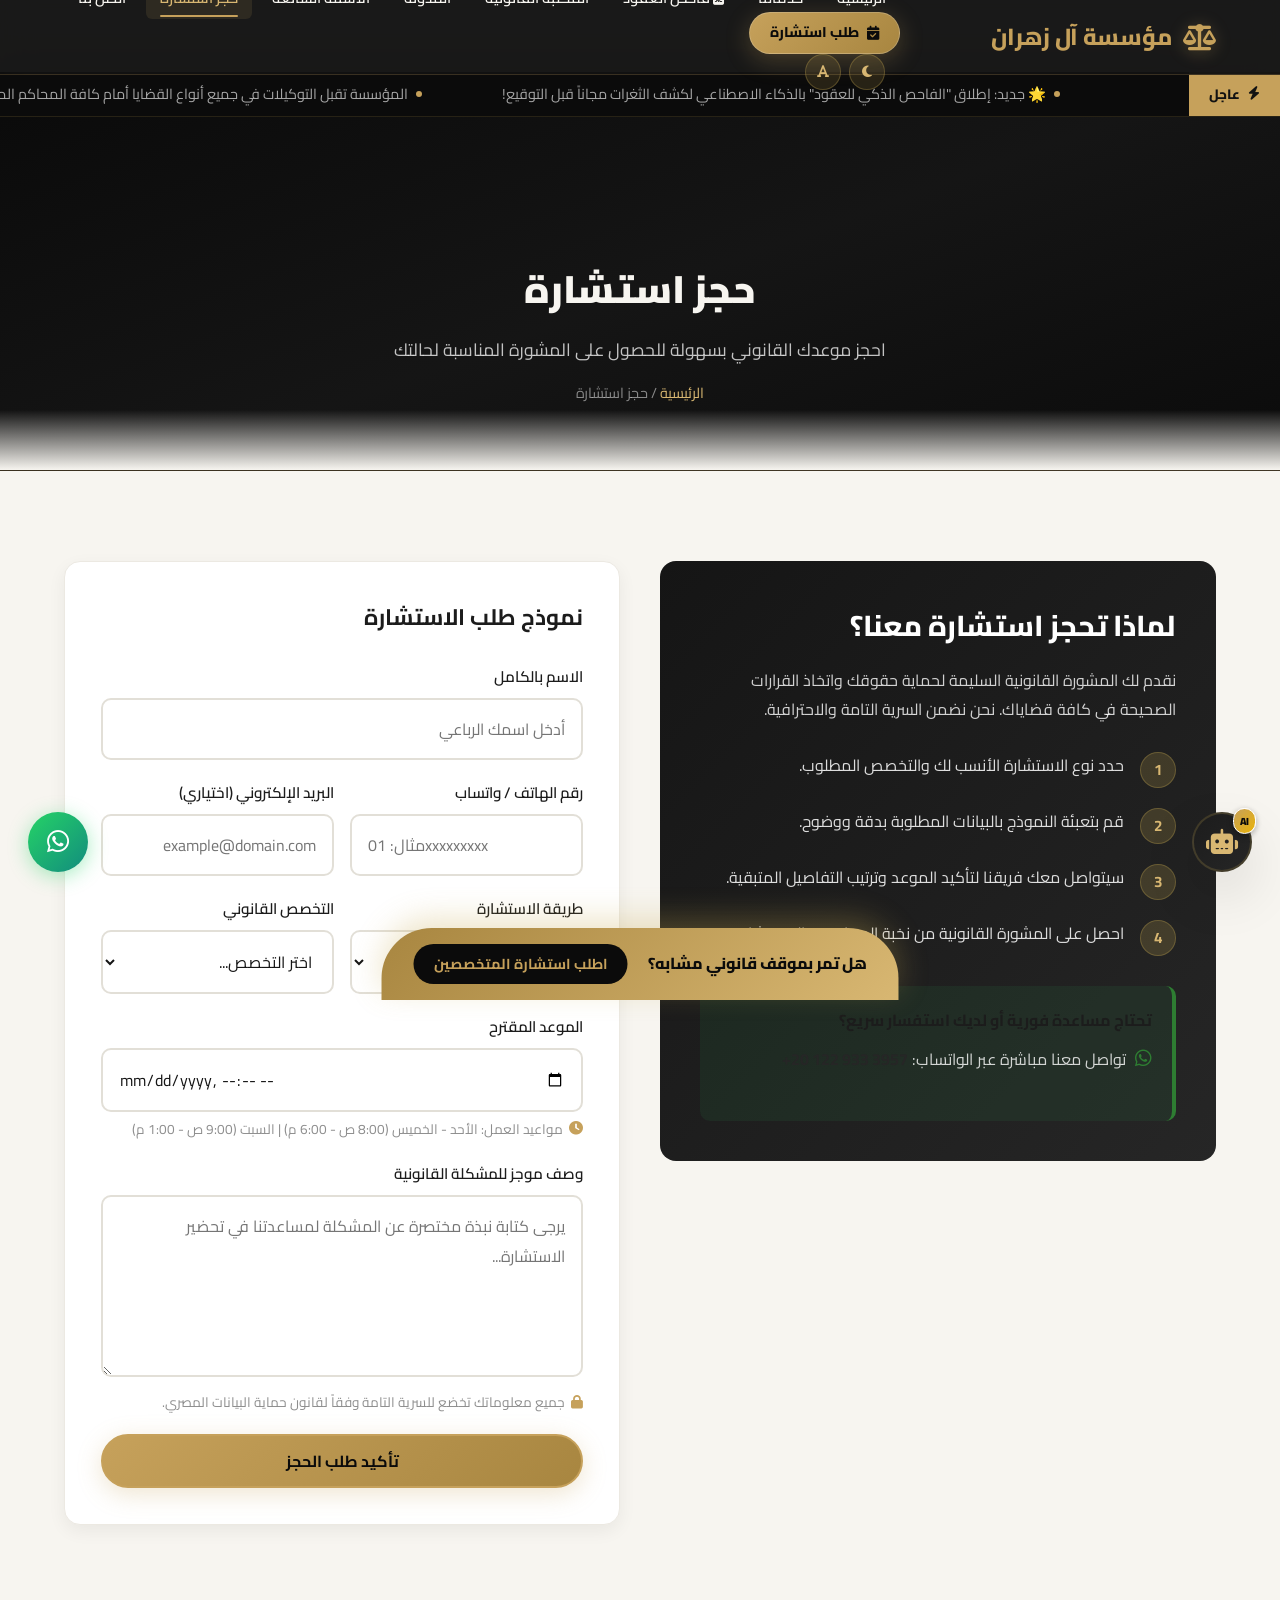
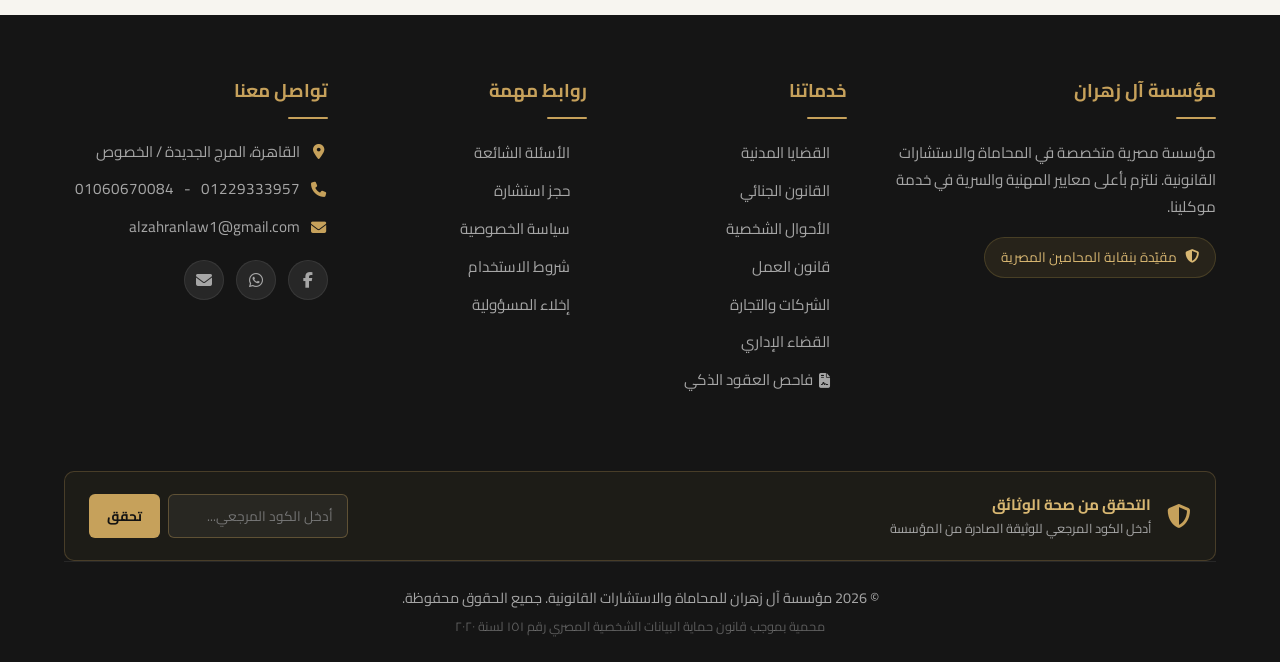
<file: booking.html>
<!DOCTYPE html>
<html lang="ar" dir="rtl">
<head>
    <meta charset="UTF-8">
    <meta name="viewport" content="width=device-width, initial-scale=1.0">
    <meta name="description" content="احجز استشارة قانونية بسهولة مع مؤسسة آل زهران للمحاماة، سواء بمقر المكتب، أو هاتفية، أو عبر مكالمة فيديو.">
    <title>حجز استشارة | مؤسسة آل زهران للمحاماة</title>
    <link rel="stylesheet" href="css/style.css">
    <link rel="stylesheet" href="css/premium.css">
    <link href="https://cdnjs.cloudflare.com/ajax/libs/font-awesome/6.5.0/css/all.min.css" rel="stylesheet">
    <link href="https://fonts.googleapis.com/css2?family=Cairo:wght@300;400;500;600;700;800;900&display=swap" rel="stylesheet">
    <link rel="manifest" href="manifest.json">
    <meta name="theme-color" content="#0b1930">
        <link rel="canonical" href="https://alzahranlaw.com/booking.html">
    <meta property="og:type" content="website">
    <meta property="og:locale" content="ar_EG">
    <meta property="og:site_name" content="مؤسسة آل زهران للمحاماة والاستشارات القانونية">
    <meta property="og:title" content="حجز استشارة قانونية | مؤسسة آل زهران للمحاماة">
    <meta property="og:description" content="احجز موعد استشارتك القانونية (حضورياً بالفرع أو أونلاين) لمناقشة قضيتك مع نخبة من المستشارين.">
    <meta property="og:url" content="https://alzahranlaw.com/booking.html">
    <meta property="og:image" content="https://alzahranlaw.com/AiArt_1753898582219.jpg">
    <meta property="og:image:width" content="1200">
    <meta property="og:image:height" content="630">
    <meta name="twitter:card" content="summary_large_image">
    <meta name="twitter:image" content="https://alzahranlaw.com/AiArt_1753898582219.jpg">
    <script type="application/ld+json">
    {
      "@context": "https://schema.org",
      "@graph": [
        {
          "@type": "Service",
          "name": "حجز استشارة قانونية متخصصة",
          "serviceType": "Legal Consultation",
          "provider": {
            "@type": "LegalService",
            "name": "مؤسسة آل زهران للمحاماة",
            "telephone": "+201229333957",
            "url": "https://alzahranlaw.com/"
          },
          "areaServed": "جمهورية مصر العربية"
        },
        {
          "@type": "BreadcrumbList",
          "itemListElement": [
            { "@type": "ListItem", "position": 1, "name": "الرئيسية", "item": "https://alzahranlaw.com/" },
            { "@type": "ListItem", "position": 2, "name": "حجز استشارة", "item": "https://alzahranlaw.com/booking.html" }
          ]
        }
      ]
    }
    </script>
</head>
<body>
    <!-- Header -->
    <header class="header" id="header">
        <div class="container">
            <div class="header-content">
                <a href="index.html" class="logo">
                    <i class="fas fa-balance-scale"></i>
                    <span>مؤسسة آل زهران</span>
                </a>
                <nav>
                    <ul class="nav-menu" id="navMenu">
                        <li><a href="index.html">الرئيسية</a></li>
                        <li><a href="index.html#services">خدماتنا</a></li>
                        <li><a href="contract-check.html"><i class="fas fa-file-contract"></i> فاحص العقود</a></li>
                        <li><a href="law.html">المكتبة القانونية</a></li>
                        <li><a href="blog.html">المدونة</a></li>
                        <li><a href="faq.html">الأسئلة الشائعة</a></li>
                        <li><a href="booking.html" class="active">حجز استشارة</a></li>
                        <li><a href="contact.html">اتصل بنا</a></li>
                    </ul>
                                        <a href="booking.html" class="btn-header-cta"><i class="fas fa-calendar-check"></i> <span>طلب استشارة</span></a>
                    <div class="accessibility-toolbar">
                        <button id="themeToggle" class="toolbar-btn" title="الوضع الليلي/النهاري"><i class="fas fa-moon"></i></button>
                        <button id="fontToggle" class="toolbar-btn" title="تكبير الخط"><i class="fas fa-font"></i></button>
                    </div>
                    <button class="mobile-menu-btn" id="mobileMenuBtn" aria-label="القائمة">
                        <i class="fas fa-bars"></i>
                    </button>
                </nav>
            </div>
        </div>
    </header>

    <!-- Page Hero -->
    <section class="page-hero">
        <div class="container">
            <h1>حجز استشارة</h1>
            <p>احجز موعدك القانوني بسهولة للحصول على المشورة المناسبة لحالتك</p>
            <div class="breadcrumb">
                <a href="index.html">الرئيسية</a> / <span>حجز استشارة</span>
            </div>
        </div>
    </section>

    <!-- Main Content -->
    <main class="section">
        <div class="container">
            <div class="booking-layout">
                <!-- Booking Info -->
                <div class="booking-info">
                    <h2>لماذا تحجز استشارة معنا؟</h2>
                    <p>نقدم لك المشورة القانونية السليمة لحماية حقوقك واتخاذ القرارات الصحيحة في كافة قضاياك. نحن نضمن السرية التامة والاحترافية.</p>
                    <ul class="booking-steps">
                        <li>حدد نوع الاستشارة الأنسب لك والتخصص المطلوب.</li>
                        <li>قم بتعبئة النموذج بالبيانات المطلوبة بدقة ووضوح.</li>
                        <li>سيتواصل معك فريقنا لتأكيد الموعد وترتيب التفاصيل المتبقية.</li>
                        <li>احصل على المشورة القانونية من نخبة المحامين والمستشارين.</li>
                    </ul>
                    <div style="margin-top: 30px; padding: 20px; background: rgba(45, 155, 81, 0.1); border-radius: var(--radius-md); border-right: 4px solid var(--success);">
                        <p style="margin-bottom: 10px; font-weight: 700; color: var(--primary-700);">تحتاج مساعدة فورية أو لديك استفسار سريع؟</p>
                        <p><i class="fab fa-whatsapp" style="color: var(--success); margin-left: 5px; font-size: 1.2rem;"></i> تواصل معنا مباشرة عبر الواتساب: <span dir="ltr" style="font-weight: 700; color: var(--primary-600);">+20 122 933 3957</span></p>
                    </div>
                </div>

                <!-- Booking Form -->
                <div class="form-card">
                    <h3>نموذج طلب الاستشارة</h3>
                    <form action="https://formspree.io/f/mldwlpzq" method="POST" id="bookingForm">
                        <div class="form-group">
                            <label class="form-label" for="fullName">الاسم بالكامل</label>
                            <input type="text" id="fullName" name="fullName" class="form-input" required placeholder="أدخل اسمك الرباعي">
                        </div>
                        
                        <div class="form-row">
                            <div class="form-group">
                                <label class="form-label" for="phone">رقم الهاتف / واتساب</label>
                                <input type="tel" id="phone" name="phone" class="form-input" required placeholder="مثال: 01xxxxxxxxx">
                            </div>
                            <div class="form-group">
                                <label class="form-label" for="email">البريد الإلكتروني (اختياري)</label>
                                <input type="email" id="email" name="email" class="form-input" placeholder="example@domain.com">
                            </div>
                        </div>

                        <div class="form-row">
                            <div class="form-group">
                                <label class="form-label" for="consultationType">طريقة الاستشارة</label>
                                <select id="consultationType" name="consultationType" class="form-select" required>
                                    <option value="" disabled selected>اختر الطريقة المناسبة...</option>
                                    <option value="office">بمقر المكتب</option>
                                    <option value="phone">استشارة هاتفية</option>
                                    <option value="video">مكالمة فيديو</option>
                                </select>
                            </div>
                            <div class="form-group">
                                <label class="form-label" for="specialty">التخصص القانوني</label>
                                <select id="specialty" name="specialty" class="form-select" required>
                                    <option value="" disabled selected>اختر التخصص...</option>
                                    <option value="civil">قضايا مدنية</option>
                                    <option value="criminal">قانون جنائي</option>
                                    <option value="family">أحوال شخصية</option>
                                    <option value="corporate">شركات وتجاري</option>
                                    <option value="labor">قانون العمل</option>
                                    <option value="admin">قضاء إداري</option>
                                    <option value="other">أخرى / غير متأكد</option>
                                </select>
                            </div>
                        </div>

                        <div class="form-group">
                            <label class="form-label" for="dateTime">الموعد المقترح</label>
                            <input type="datetime-local" id="dateTime" name="dateTime" class="form-input" required>
                            <div class="form-hint">
                                <i class="fas fa-clock"></i> مواعيد العمل: الأحد - الخميس (8:00 ص - 6:00 م) | السبت (9:00 ص - 1:00 م)
                            </div>
                        </div>

                        <div class="form-group">
                            <label class="form-label" for="description">وصف موجز للمشكلة القانونية</label>
                            <textarea id="description" name="description" class="form-textarea" rows="5" required placeholder="يرجى كتابة نبذة مختصرة عن المشكلة لمساعدتنا في تحضير الاستشارة..."></textarea>
                            <div class="form-hint">
                                <i class="fas fa-lock"></i> جميع معلوماتك تخضع للسرية التامة وفقاً لقانون حماية البيانات المصري.
                            </div>
                        </div>

                        <button type="submit" class="btn btn--primary btn--block">تأكيد طلب الحجز</button>
                    </form>
                </div>
            </div>
        </div>
    </main>

    <!-- Footer -->
    <footer class="footer">
        <div class="container">
            <div class="footer-content">
                <div class="footer-section">
                    <h3>مؤسسة آل زهران</h3>
                    <p>مؤسسة مصرية متخصصة في المحاماة والاستشارات القانونية. نلتزم بأعلى معايير المهنية والسرية في خدمة موكلينا.</p>
                    <div class="footer-badge">
                        <i class="fas fa-shield-alt"></i>
                        <span>مقيّدة بنقابة المحامين المصرية</span>
                    </div>
                </div>
                <div class="footer-section">
                    <h3>خدماتنا</h3>
                    <ul class="footer-links">
                        <li><a href="index.html#services">القضايا المدنية</a></li>
                        <li><a href="index.html#services">القانون الجنائي</a></li>
                        <li><a href="index.html#services">الأحوال الشخصية</a></li>
                        <li><a href="index.html#services">قانون العمل</a></li>
                        <li><a href="index.html#services">الشركات والتجارة</a></li>
                        <li><a href="index.html#services">القضاء الإداري</a></li>
                        <li><a href="contract-check.html"><i class="fas fa-file-contract"></i> فاحص العقود الذكي</a></li>
                    </ul>
                </div>
                <div class="footer-section">
                    <h3>روابط مهمة</h3>
                    <ul class="footer-links">
                        <li><a href="faq.html">الأسئلة الشائعة</a></li>
                        <li><a href="booking.html">حجز استشارة</a></li>
                        <li><a href="privacy.html">سياسة الخصوصية</a></li>
                        <li><a href="terms.html">شروط الاستخدام</a></li>
                        <li><a href="disclaimer.html">إخلاء المسؤولية</a></li>
                    </ul>
                </div>
                <div class="footer-section">
                    <h3>تواصل معنا</h3>
                    <div class="footer-contact">
                        <p><i class="fas fa-map-marker-alt"></i> القاهرة، المرج الجديدة / الخصوص</p>
                        <p><i class="fas fa-phone"></i> <span dir="ltr">01229333957</span> - <span dir="ltr">01060670084</span></p>
                        <p><i class="fas fa-envelope"></i> alzahranlaw1@gmail.com</p>
                    </div>
                    <div class="social-links">
                        <a href="https://www.facebook.com/share/1EuJVYKeH9" target="_blank" aria-label="فيسبوك"><i class="fab fa-facebook-f"></i></a>
                        <a href="https://wa.me/201229333957" target="_blank" aria-label="واتساب"><i class="fab fa-whatsapp"></i></a>
                        <a href="mailto:alzahranlaw1@gmail.com" aria-label="بريد إلكتروني"><i class="fas fa-envelope"></i></a>
                    </div>
                </div>
            </div>
            <div class="footer-bottom">
                <p>&copy; <span id="currentYear"></span> مؤسسة آل زهران للمحاماة والاستشارات القانونية. جميع الحقوق محفوظة.</p>
                <p class="footer-legal">محمية بموجب قانون حماية البيانات الشخصية المصري رقم ١٥١ لسنة ٢٠٢٠</p>
            </div>
        </div>
    </footer>

    <!-- WhatsApp Float -->
    <a href="https://wa.me/201229333957" class="whatsapp-float" target="_blank" aria-label="تواصل عبر واتساب">
        <i class="fab fa-whatsapp"></i>
        <span class="whatsapp-tooltip">تواصل معنا</span>
    </a>

    <!-- Scroll to Top -->
    <button class="scroll-top" id="scrollTop" aria-label="العودة للأعلى">
        <i class="fas fa-arrow-up"></i>
    </button>

    <!-- Chatbot Widget -->
    <div class="chatbot-widget" id="chatbotWidget">
        <button class="chatbot-trigger" id="chatbotTrigger" aria-label="المساعد القانوني">
            <i class="fas fa-robot"></i>
        </button>
        <div class="chatbot-window" id="chatbotWindow">
            <div class="chatbot-header">
                <div class="chatbot-header-info">
                    <i class="fas fa-robot"></i>
                    <div>
                        <h4>المساعد القانوني الذكي</h4>
                        <small>للتوجيه فقط - لا يُغني عن استشارة المحامي</small>
                    </div>
                </div>
                <button class="chatbot-close" id="chatbotClose"><i class="fas fa-times"></i></button>
            </div>
            <div class="chatbot-messages" id="chatMessages"></div>
            <div class="chatbot-input">
                <input type="text" id="chatInput" placeholder="اكتب سؤالك القانوني...">
                <button id="chatSend"><i class="fas fa-paper-plane"></i></button>
            </div>
        </div>
    </div>

    <!-- Scripts -->
    <script src="js/main.js"></script>
    <script src="js/premium.js"></script>
    <script src="js/chatbot.js"></script>
</body>
</html>
</file>
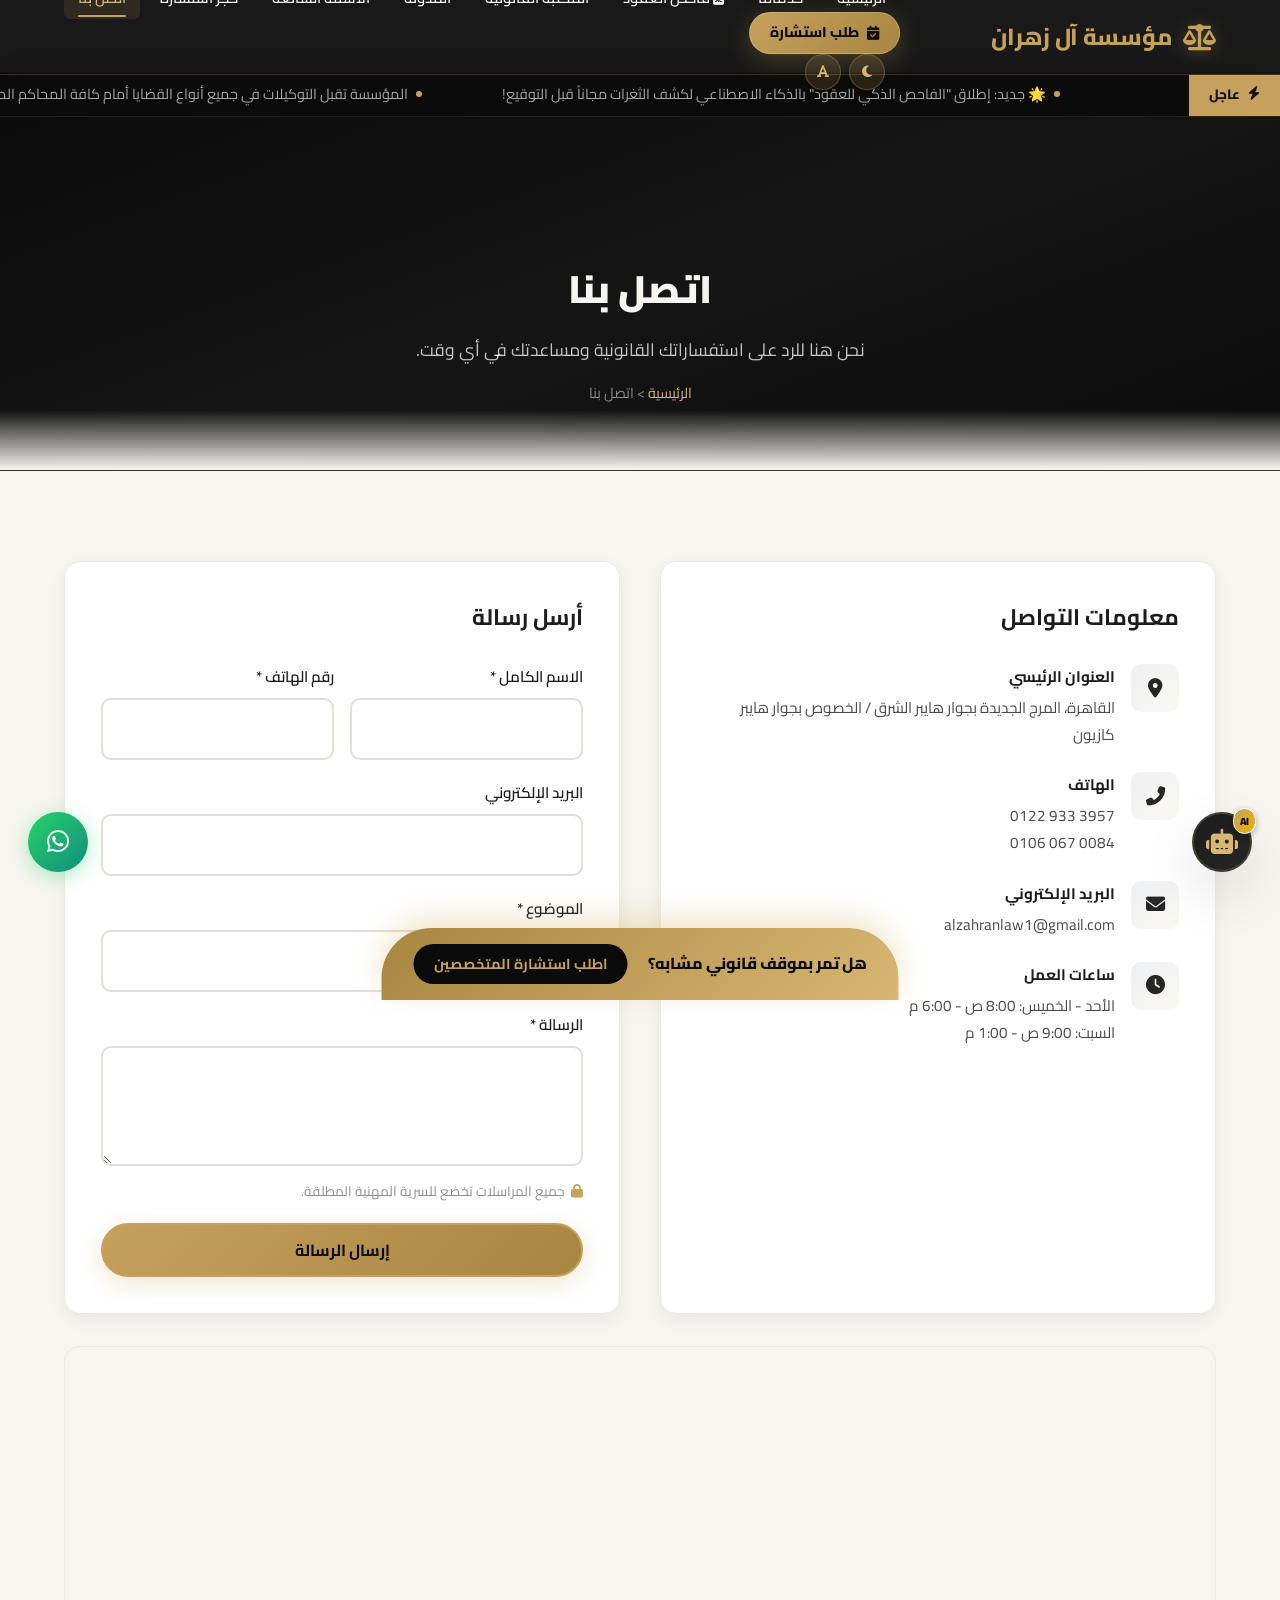
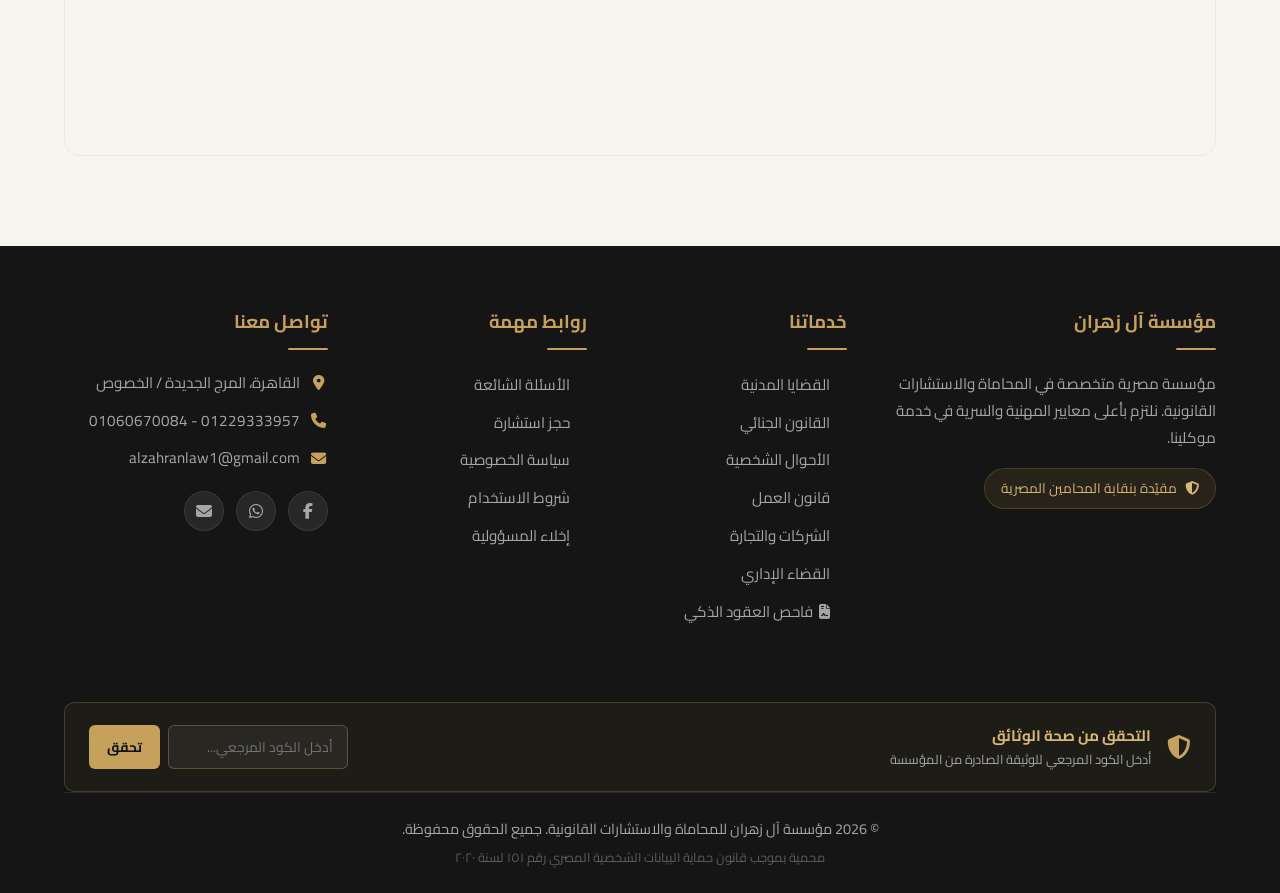
<file: contact.html>
<!DOCTYPE html>
<html lang="ar" dir="rtl">
<head>
    <meta charset="UTF-8">
    <meta name="viewport" content="width=device-width, initial-scale=1.0">
    <title>اتصل بنا - مؤسسة آل زهران للمحاماة</title>
    <link rel="stylesheet" href="css/style.css">
    <link rel="stylesheet" href="css/premium.css">
    <link href="https://cdnjs.cloudflare.com/ajax/libs/font-awesome/6.5.0/css/all.min.css" rel="stylesheet">
    <link href="https://fonts.googleapis.com/css2?family=Cairo:wght@300;400;500;600;700;800;900&display=swap" rel="stylesheet">
    <link rel="manifest" href="manifest.json">
    <meta name="theme-color" content="#0b1930">
    <link rel="canonical" href="https://alzahranlaw.com/contact.html">

    <!-- OpenGraph & Social Cards -->
    <meta property="og:type" content="website">
    <meta property="og:locale" content="ar_EG">
    <meta property="og:site_name" content="مؤسسة آل زهران للمحاماة والاستشارات القانونية">
    <meta property="og:title" content="اتصل بنا | مؤسسة آل زهران للمحاماة والاستشارات القانونية">
    <meta property="og:description" content="تواصل مع محامي المؤسسة بالقاهرة والقليوبية - فروع المرج الجديدة والخصوص. أرقام الهاتف، الخريطة، وساعات العمل.">
    <meta property="og:url" content="https://alzahranlaw.com/contact.html">
    <meta property="og:image" content="https://alzahranlaw.com/AiArt_1753898582219.jpg">
    <meta property="og:image:width" content="1200">
    <meta property="og:image:height" content="630">
    <meta name="twitter:card" content="summary_large_image">
    <meta name="twitter:title" content="اتصل بنا - مؤسسة آل زهران للمحاماة">
    <meta name="twitter:description" content="خطوط الاتصال المباشرة وخدمات الطوارئ الجنائية على مدار الساعة.">
    <meta name="twitter:image" content="https://alzahranlaw.com/AiArt_1753898582219.jpg">

    <!-- Schema.org Rich Structured Data (ContactPage + LocalBusiness NAP) -->
    <script type="application/ld+json">
    {
      "@context": "https://schema.org",
      "@graph": [
        {
          "@type": "ContactPage",
          "@id": "https://alzahranlaw.com/contact.html#webpage",
          "url": "https://alzahranlaw.com/contact.html",
          "name": "اتصل بمؤسسة آل زهران للمحاماة",
          "description": "بيانات التواصل الرسمية، أرقام الهواتف، والعناوين الجغرافية لفروع المؤسسة بالقاهرة والقليوبية."
        },
        {
          "@type": ["LegalService", "Attorney"],
          "@id": "https://alzahranlaw.com/#organization",
          "name": "مؤسسة آل زهران للمحاماة والاستشارات القانونية",
          "telephone": ["+201229333957", "+201060670084"],
          "email": "alzahranlaw1@gmail.com",
          "hasMap": "https://maps.google.com/?q=30.1550,31.3340",
          "address": [
            {
              "@type": "PostalAddress",
              "streetAddress": "المرج الجديدة، بجوار هايبر الشرق",
              "addressLocality": "القاهرة",
              "addressRegion": "محافظة القاهرة",
              "addressCountry": "EG"
            },
            {
              "@type": "PostalAddress",
              "streetAddress": "مدينة الخصوص، بجوار هايبر كازيون",
              "addressLocality": "الخصوص",
              "addressRegion": "محافظة القليوبية",
              "addressCountry": "EG"
            }
          ]
        },
        {
          "@type": "BreadcrumbList",
          "itemListElement": [
            {
              "@type": "ListItem",
              "position": 1,
              "name": "الرئيسية",
              "item": "https://alzahranlaw.com/"
            },
            {
              "@type": "ListItem",
              "position": 2,
              "name": "اتصل بنا",
              "item": "https://alzahranlaw.com/contact.html"
            }
          ]
        }
      ]
    }
    </script>
</head>
<body>
    <header class="header" id="header">
        <div class="container">
            <div class="header-content">
                <a href="index.html" class="logo">
                    <i class="fas fa-balance-scale"></i>
                    <span>مؤسسة آل زهران</span>
                </a>
                <nav>
                    <ul class="nav-menu" id="navMenu">
                        <li><a href="index.html">الرئيسية</a></li>
                        <li><a href="index.html#services">خدماتنا</a></li>
                        <li><a href="contract-check.html"><i class="fas fa-file-contract"></i> فاحص العقود</a></li>
                        <li><a href="law.html">المكتبة القانونية</a></li>
                        <li><a href="blog.html">المدونة</a></li>
                        <li><a href="faq.html">الأسئلة الشائعة</a></li>
                        <li><a href="booking.html">حجز استشارة</a></li>
                        <li><a href="contact.html" class="active">اتصل بنا</a></li>
                    </ul>
                                        <a href="booking.html" class="btn-header-cta"><i class="fas fa-calendar-check"></i> <span>طلب استشارة</span></a>
                    <div class="accessibility-toolbar">
                        <button id="themeToggle" class="toolbar-btn" title="الوضع الليلي/النهاري"><i class="fas fa-moon"></i></button>
                        <button id="fontToggle" class="toolbar-btn" title="تكبير الخط"><i class="fas fa-font"></i></button>
                    </div>
                    <button class="mobile-menu-btn" id="mobileMenuBtn" aria-label="القائمة">
                        <i class="fas fa-bars"></i>
                    </button>
                </nav>
            </div>
        </div>
    </header>

    <div class="page-hero">
        <div class="container">
            <h1>اتصل بنا</h1>
            <p>نحن هنا للرد على استفساراتك القانونية ومساعدتك في أي وقت.</p>
            <div class="breadcrumb">
                <a href="index.html">الرئيسية</a> &gt; <span>اتصل بنا</span>
            </div>
        </div>
    </div>

    <section class="section">
        <div class="container">
            <div class="contact-grid">
                <div class="contact-info-card fade-up">
                    <h3>معلومات التواصل</h3>
                    
                    <div class="contact-item">
                        <div class="contact-item-icon">
                            <i class="fas fa-map-marker-alt"></i>
                        </div>
                        <div class="contact-item-text">
                            <strong>العنوان الرئيسي</strong>
                            <span>القاهرة، المرج الجديدة بجوار هايبر الشرق / الخصوص بجوار هايبر كازيون</span>
                        </div>
                    </div>

                    <div class="contact-item">
                        <div class="contact-item-icon">
                            <i class="fas fa-phone-alt"></i>
                        </div>
                        <div class="contact-item-text">
                            <strong>الهاتف</strong>
                            <span dir="ltr">0122 933 3957</span><br>
                            <span dir="ltr">0106 067 0084</span>
                        </div>
                    </div>

                    <div class="contact-item">
                        <div class="contact-item-icon">
                            <i class="fas fa-envelope"></i>
                        </div>
                        <div class="contact-item-text">
                            <strong>البريد الإلكتروني</strong>
                            <span dir="ltr">alzahranlaw1@gmail.com</span>
                        </div>
                    </div>

                    <div class="contact-item">
                        <div class="contact-item-icon">
                            <i class="fas fa-clock"></i>
                        </div>
                        <div class="contact-item-text">
                            <strong>ساعات العمل</strong>
                            <span>الأحد - الخميس: 8:00 ص - 6:00 م</span><br>
                            <span>السبت: 9:00 ص - 1:00 م</span>
                        </div>
                    </div>
                </div>

                <div class="form-card fade-up fade-up-delay-1">
                    <h3>أرسل رسالة</h3>
                    <form id="contactForm" action="https://formspree.io/f/mldwlpzq" method="POST">
                        <div class="form-row">
                            <div class="form-group">
                                <label class="form-label" for="name">الاسم الكامل *</label>
                                <input type="text" id="name" name="name" class="form-input" required>
                            </div>
                            <div class="form-group">
                                <label class="form-label" for="phone">رقم الهاتف *</label>
                                <input type="tel" id="phone" name="phone" class="form-input" required>
                            </div>
                        </div>
                        <div class="form-group">
                            <label class="form-label" for="email">البريد الإلكتروني</label>
                            <input type="email" id="email" name="email" class="form-input">
                        </div>
                        <div class="form-group">
                            <label class="form-label" for="subject">الموضوع *</label>
                            <input type="text" id="subject" name="subject" class="form-input" required>
                        </div>
                        <div class="form-group">
                            <label class="form-label" for="message">الرسالة *</label>
                            <textarea id="message" name="message" class="form-textarea" required></textarea>
                            <div class="form-hint">
                                <i class="fas fa-lock"></i>
                                <span>جميع المراسلات تخضع للسرية المهنية المطلقة.</span>
                            </div>
                        </div>
                        <button type="submit" class="btn btn--primary btn--block">إرسال الرسالة</button>
                    </form>
                </div>
            </div>

            <!-- خريطة -->
            <div class="mt-4 fade-up fade-up-delay-2" style="border-radius: var(--radius-lg); overflow: hidden; border: 1px solid var(--border-light);">
                <iframe src="https://www.google.com/maps/embed?pb=!1m18!1m12!1m3!1d110504.60410408287!2d31.189569733203117!3d30.14925760000001!2m3!1f0!2f0!3f0!3m2!1i1024!2i768!4f13.1!3m3!1m2!1s0x1458117769eec9cd%3A0xc3466f2bf4d0a3d4!2z2KfZhNmF2LHYrdiMINmF2K3Yp9mB2LjYqSDYp9mE2YLYp9mH2LHYqQ!5e0!3m2!1sar!2seg!4v1714571895400!5m2!1sar!2seg" width="100%" height="400" style="border:0;" allowfullscreen="" loading="lazy" referrerpolicy="no-referrer-when-downgrade"></iframe>
            </div>
        </div>
    </section>

    <footer class="footer">
        <div class="container">
            <div class="footer-content">
                <div class="footer-section">
                    <h3>مؤسسة آل زهران</h3>
                    <p>مؤسسة مصرية متخصصة في المحاماة والاستشارات القانونية. نلتزم بأعلى معايير المهنية والسرية في خدمة موكلينا.</p>
                    <div class="footer-badge">
                        <i class="fas fa-shield-alt"></i>
                        <span>مقيّدة بنقابة المحامين المصرية</span>
                    </div>
                </div>
                <div class="footer-section">
                    <h3>خدماتنا</h3>
                    <ul class="footer-links">
                        <li><a href="index.html#services">القضايا المدنية</a></li>
                        <li><a href="index.html#services">القانون الجنائي</a></li>
                        <li><a href="index.html#services">الأحوال الشخصية</a></li>
                        <li><a href="index.html#services">قانون العمل</a></li>
                        <li><a href="index.html#services">الشركات والتجارة</a></li>
                        <li><a href="index.html#services">القضاء الإداري</a></li>
                        <li><a href="contract-check.html"><i class="fas fa-file-contract"></i> فاحص العقود الذكي</a></li>
                    </ul>
                </div>
                <div class="footer-section">
                    <h3>روابط مهمة</h3>
                    <ul class="footer-links">
                        <li><a href="faq.html">الأسئلة الشائعة</a></li>
                        <li><a href="booking.html">حجز استشارة</a></li>
                        <li><a href="privacy.html">سياسة الخصوصية</a></li>
                        <li><a href="terms.html">شروط الاستخدام</a></li>
                        <li><a href="disclaimer.html">إخلاء المسؤولية</a></li>
                    </ul>
                </div>
                <div class="footer-section">
                    <h3>تواصل معنا</h3>
                    <div class="footer-contact">
                        <p><i class="fas fa-map-marker-alt"></i> القاهرة، المرج الجديدة / الخصوص</p>
                        <p><i class="fas fa-phone"></i> 01229333957 - 01060670084</p>
                        <p><i class="fas fa-envelope"></i> alzahranlaw1@gmail.com</p>
                    </div>
                    <div class="social-links">
                        <a href="https://www.facebook.com/share/1EuJVYKeH9" target="_blank" aria-label="فيسبوك"><i class="fab fa-facebook-f"></i></a>
                        <a href="https://wa.me/201229333957" target="_blank" aria-label="واتساب"><i class="fab fa-whatsapp"></i></a>
                        <a href="mailto:alzahranlaw1@gmail.com" aria-label="بريد إلكتروني"><i class="fas fa-envelope"></i></a>
                    </div>
                </div>
            </div>
            <div class="footer-bottom">
                <p>&copy; <span id="currentYear"></span> مؤسسة آل زهران للمحاماة والاستشارات القانونية. جميع الحقوق محفوظة.</p>
                <p class="footer-legal">محمية بموجب قانون حماية البيانات الشخصية المصري رقم ١٥١ لسنة ٢٠٢٠</p>
            </div>
        </div>
    </footer>

    <!-- WhatsApp Float -->
    <a href="https://wa.me/201229333957" class="whatsapp-float" target="_blank" aria-label="تواصل عبر واتساب">
        <i class="fab fa-whatsapp"></i>
        <span class="whatsapp-tooltip">تواصل معنا</span>
    </a>

    <!-- Scroll to Top -->
    <button class="scroll-top" id="scrollTop" aria-label="العودة للأعلى">
        <i class="fas fa-arrow-up"></i>
    </button>

    <!-- Chatbot Widget -->
    <div class="chatbot-widget" id="chatbotWidget">
        <button class="chatbot-trigger" id="chatbotTrigger" aria-label="المساعد القانوني">
            <i class="fas fa-robot"></i>
        </button>
        <div class="chatbot-window" id="chatbotWindow">
            <div class="chatbot-header">
                <div class="chatbot-header-info">
                    <i class="fas fa-robot"></i>
                    <div>
                        <h4>المساعد القانوني الذكي</h4>
                        <small>للتوجيه فقط - لا يُغني عن استشارة المحامي</small>
                    </div>
                </div>
                <button class="chatbot-close" id="chatbotClose"><i class="fas fa-times"></i></button>
            </div>
            <div class="chatbot-messages" id="chatMessages"></div>
            <div class="chatbot-input">
                <input type="text" id="chatInput" placeholder="اكتب سؤالك القانوني...">
                <button id="chatSend"><i class="fas fa-paper-plane"></i></button>
            </div>
        </div>
    </div>

    <script src="js/main.js"></script>
    <script src="js/premium.js"></script>
    <script src="js/chatbot.js"></script>
</body>
</html>
</file>
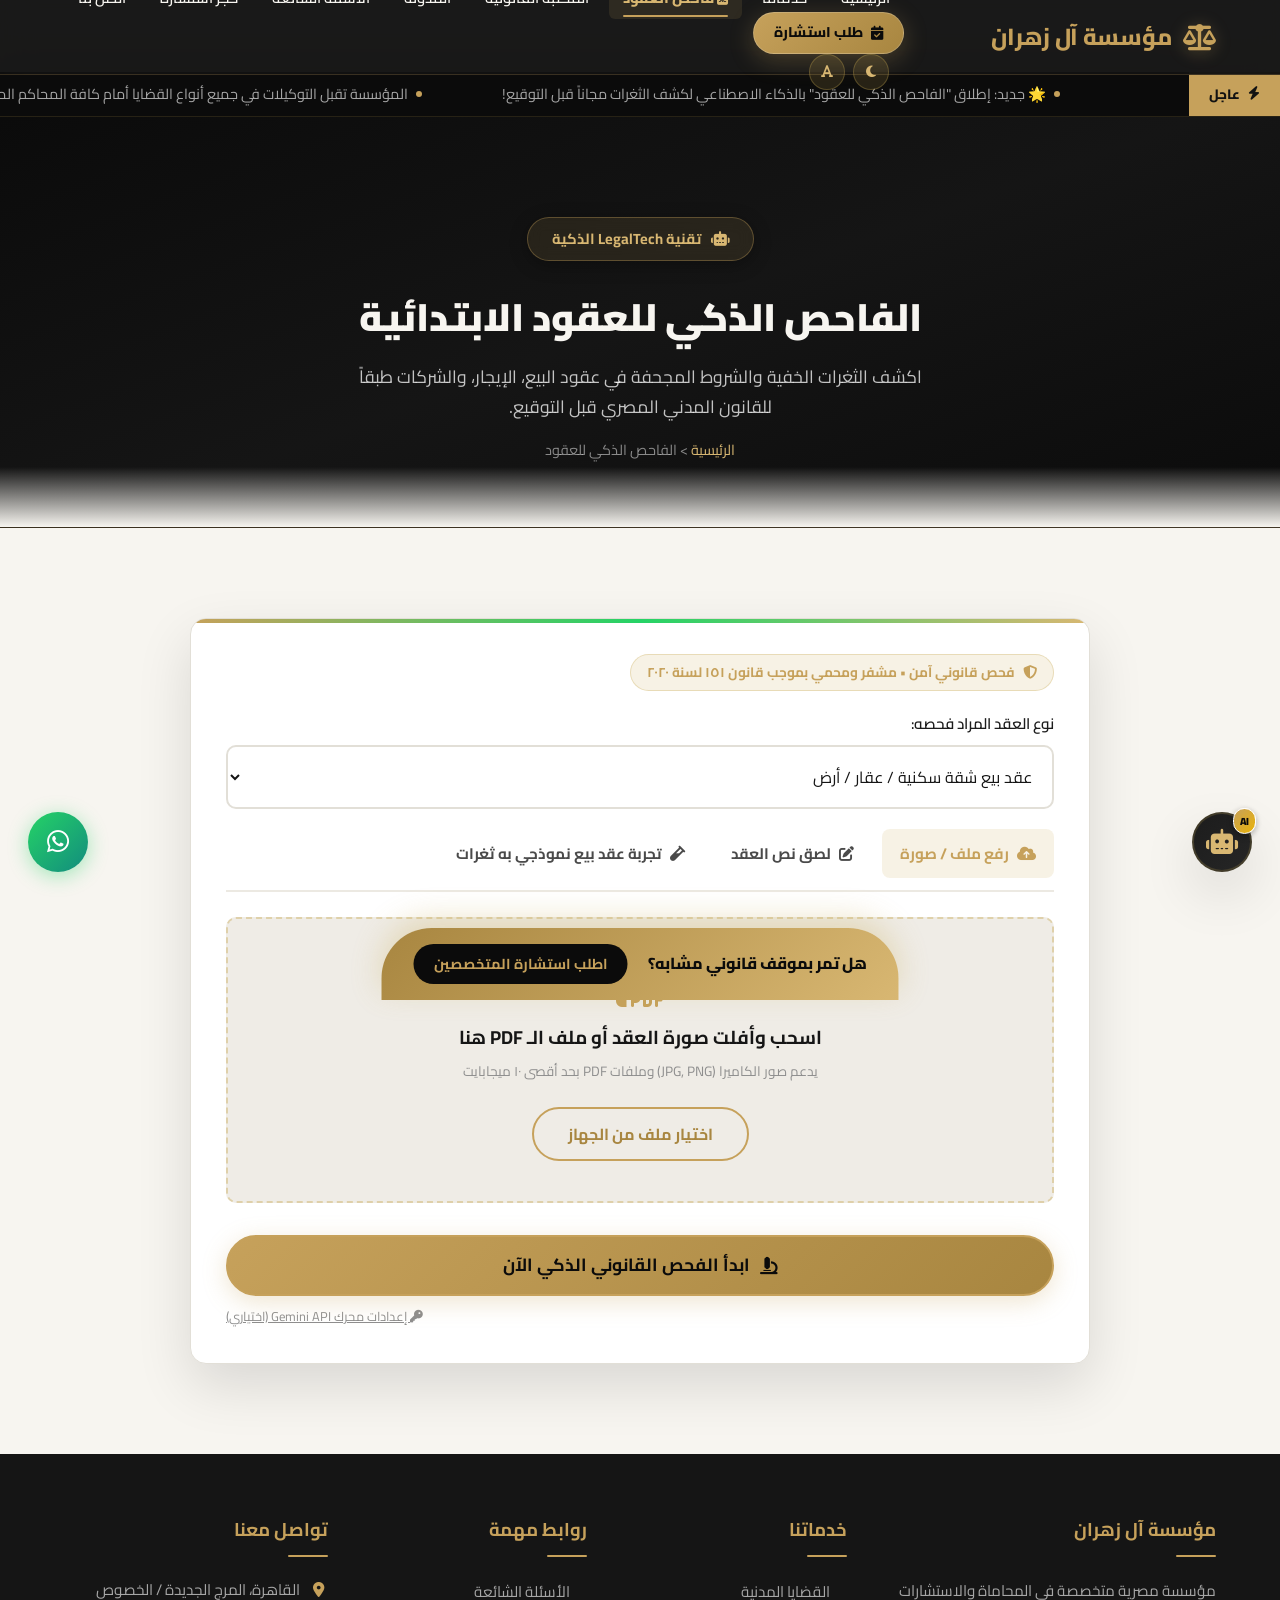
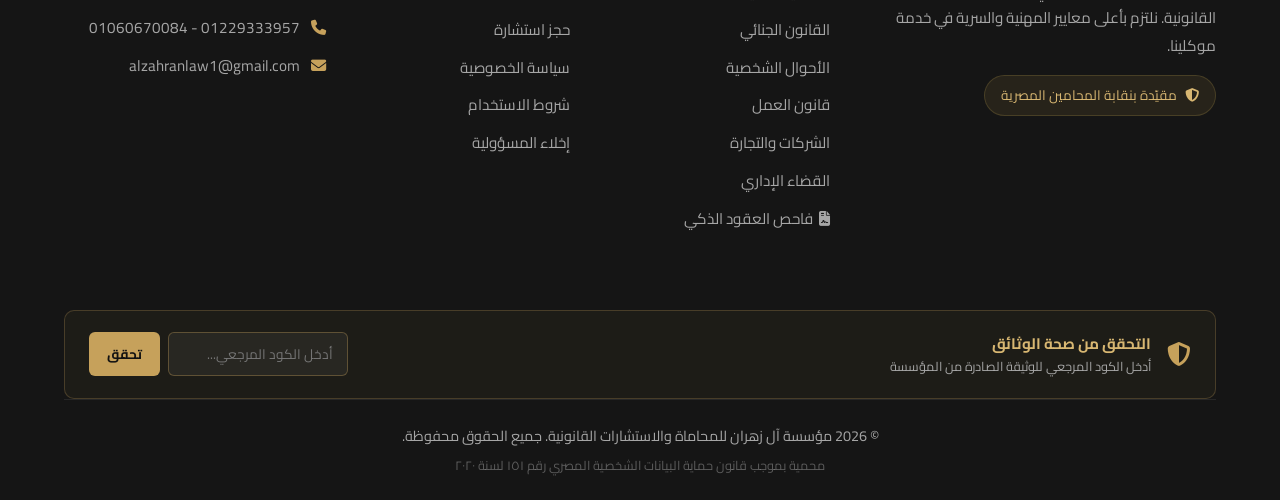
<file: contract-check.html>
<!DOCTYPE html>
<html lang="ar" dir="rtl">
<head>
    <meta charset="UTF-8">
    <meta name="viewport" content="width=device-width, initial-scale=1.0">
    <title>الفاحص الذكي للعقود بالذكاء الاصطناعي | مؤسسة آل زهران للمحاماة</title>
    <meta name="description" content="خدمة الفحص الأولي الذكي لعقود البيع والإيجار والشراكة بالذكاء الاصطناعي لكشف الثغرات القانونية قبل التوقيع.">
    
    <!-- Fonts & Icons -->
    <link href="https://cdnjs.cloudflare.com/ajax/libs/font-awesome/6.5.0/css/all.min.css" rel="stylesheet">
    <link href="https://fonts.googleapis.com/css2?family=Cairo:wght@300;400;500;600;700;800;900&display=swap" rel="stylesheet">
    
    <!-- CSS -->
    <link rel="stylesheet" href="css/style.css">
    <link rel="stylesheet" href="css/premium.css">

    <link rel="manifest" href="manifest.json">
    <meta name="theme-color" content="#0b1930">
    <link rel="canonical" href="https://alzahranlaw.com/contract-check.html">

    <!-- OpenGraph & Social Cards -->
    <meta property="og:type" content="website">
    <meta property="og:locale" content="ar_EG">
    <meta property="og:site_name" content="مؤسسة آل زهران للمحاماة والاستشارات القانونية">
    <meta property="og:title" content="الفاحص الذكي للعقود بالذكاء الاصطناعي | مؤسسة آل زهران للمحاماة">
    <meta property="og:description" content="اكشف الثغرات القانونية والشروط المجحفة في عقود البيع والإيجار قبل التوقيع بواسطة الذكاء الاصطناعي القانوني.">
    <meta property="og:url" content="https://alzahranlaw.com/contract-check.html">
    <meta property="og:image" content="https://alzahranlaw.com/AiArt_1753898582219.jpg">
    <meta property="og:image:width" content="1200">
    <meta property="og:image:height" content="630">
    <meta name="twitter:card" content="summary_large_image">
    <meta name="twitter:title" content="الفاحص الذكي للعقود بالذكاء الاصطناعي | مؤسسة آل زهران">
    <meta name="twitter:description" content="فحص أمان عقود البيع والإيجار والشراكة طبقا للقانون المصري وأحكام محكمة النقض.">
    <meta name="twitter:image" content="https://alzahranlaw.com/AiArt_1753898582219.jpg">

    <!-- Structured Data (WebApplication + Breadcrumbs) -->
    <script type="application/ld+json">
    {
      "@context": "https://schema.org",
      "@graph": [
        {
          "@type": "WebApplication",
          "name": "الفاحص الذكي للعقود الابتدائية",
          "applicationCategory": "LegalApplication",
          "operatingSystem": "All",
          "url": "https://alzahranlaw.com/contract-check.html",
          "description": "أداة تدقيق وفحص عقود البيع والإيجار والشراكة لكشف الثغرات والشروط المجحفة طبقا للقانون المصري.",
          "offers": {
            "@type": "Offer",
            "price": "0",
            "priceCurrency": "EGP"
          },
          "provider": {
            "@type": "LegalService",
            "name": "مؤسسة آل زهران للمحاماة",
            "telephone": "+201229333957",
            "url": "https://alzahranlaw.com/"
          }
        },
        {
          "@type": "BreadcrumbList",
          "itemListElement": [
            {
              "@type": "ListItem",
              "position": 1,
              "name": "الرئيسية",
              "item": "https://alzahranlaw.com/"
            },
            {
              "@type": "ListItem",
              "position": 2,
              "name": "الفاحص الذكي للعقود",
              "item": "https://alzahranlaw.com/contract-check.html"
            }
          ]
        }
      ]
    }
    </script>

    <style>
        .analyzer-container {
            max-width: 900px;
            margin: 0 auto;
        }
        .analyzer-card {
            background: var(--bg-card);
            border-radius: var(--radius-lg);
            padding: 35px;
            box-shadow: var(--shadow-xl);
            border: 1px solid var(--border-color);
            position: relative;
            overflow: hidden;
        }
        .analyzer-card::before {
            content: '';
            position: absolute;
            top: 0;
            left: 0;
            right: 0;
            height: 4px;
            background: linear-gradient(90deg, var(--gold-500), #25D366, var(--gold-400));
        }
        .ai-badge {
            display: inline-flex;
            align-items: center;
            gap: 8px;
            background: rgba(200, 169, 81, 0.15);
            color: var(--gold-500);
            border: 1px solid rgba(200, 169, 81, 0.3);
            padding: 6px 16px;
            border-radius: 50px;
            font-size: 0.85rem;
            font-weight: 700;
            margin-bottom: 20px;
        }
        .input-tabs {
            display: flex;
            gap: 10px;
            margin-bottom: 25px;
            border-bottom: 2px solid var(--border-light);
            padding-bottom: 12px;
            flex-wrap: wrap;
        }
        .tab-btn {
            background: transparent;
            border: none;
            color: var(--text-secondary);
            font-size: 0.95rem;
            font-weight: 700;
            padding: 10px 18px;
            border-radius: 8px;
            cursor: pointer;
            transition: all 0.2s ease;
            font-family: inherit;
            display: flex;
            align-items: center;
            gap: 8px;
        }
        .tab-btn.active {
            background: rgba(200, 169, 81, 0.15);
            color: var(--gold-500);
        }
        .upload-dropzone {
            border: 2px dashed rgba(200, 169, 81, 0.4);
            border-radius: var(--radius-md);
            padding: 40px 20px;
            text-align: center;
            background: var(--bg-alt);
            cursor: pointer;
            transition: all 0.3s ease;
            margin-bottom: 20px;
        }
        .upload-dropzone:hover, .upload-dropzone.dragover {
            border-color: var(--gold-500);
            background: rgba(200, 169, 81, 0.05);
        }
        .upload-dropzone i {
            font-size: 3rem;
            color: var(--gold-500);
            margin-bottom: 15px;
        }
        .contract-textarea {
            width: 100%;
            min-height: 220px;
            background: var(--bg-alt);
            border: 1px solid var(--border-color);
            border-radius: var(--radius-md);
            padding: 16px;
            color: var(--text-primary);
            font-size: 0.95rem;
            font-family: inherit;
            line-height: 1.7;
            resize: vertical;
        }
        .contract-textarea:focus {
            outline: none;
            border-color: var(--gold-500);
            box-shadow: 0 0 0 3px rgba(200, 169, 81, 0.15);
        }
        .scan-progress {
            display: none;
            text-align: center;
            padding: 40px 20px;
        }
        .scan-radar {
            width: 90px;
            height: 90px;
            border-radius: 50%;
            border: 3px solid rgba(200, 169, 81, 0.2);
            border-top-color: var(--gold-500);
            margin: 0 auto 20px;
            animation: radarSpin 1s linear infinite;
        }
        @keyframes radarSpin {
            to { transform: rotate(360deg); }
        }
        .report-section {
            display: none;
            margin-top: 40px;
            animation: fadeIn 0.5s ease;
        }
        .score-box {
            display: flex;
            align-items: center;
            justify-content: space-between;
            background: var(--bg-alt);
            border-radius: var(--radius-md);
            padding: 24px;
            margin-bottom: 30px;
            border: 1px solid var(--border-color);
            flex-wrap: wrap;
            gap: 20px;
        }
        .score-circle {
            width: 90px;
            height: 90px;
            border-radius: 50%;
            display: flex;
            align-items: center;
            justify-content: center;
            font-size: 1.8rem;
            font-weight: 900;
            color: #fff;
            box-shadow: 0 4px 15px rgba(0,0,0,0.2);
        }
        .score-risk-high { background: #ef4444; }
        .score-risk-mid { background: #f59e0b; }
        .score-risk-low { background: #10b981; }

        .loophole-card {
            border-radius: var(--radius-md);
            padding: 18px 22px;
            margin-bottom: 16px;
            display: flex;
            align-items: flex-start;
            gap: 15px;
            border-right: 4px solid;
            background: var(--bg-card);
            box-shadow: var(--shadow-sm);
        }
        .loophole-card.critical {
            border-color: #ef4444;
            background: rgba(239, 68, 68, 0.05);
        }
        .loophole-card.warning {
            border-color: #f59e0b;
            background: rgba(245, 158, 11, 0.05);
        }
        .loophole-card.safe {
            border-color: #10b981;
            background: rgba(16, 185, 129, 0.05);
        }
        .loophole-card i {
            font-size: 1.3rem;
            margin-top: 3px;
        }
        .loophole-card.critical i { color: #ef4444; }
        .loophole-card.warning i { color: #f59e0b; }
        .loophole-card.safe i { color: #10b981; }
        .loophole-title {
            font-size: 1rem;
            font-weight: 800;
            margin-bottom: 4px;
        }
        .loophole-desc {
            font-size: 0.88rem;
            color: var(--text-secondary);
            line-height: 1.6;
        }
        .api-config-toggle {
            font-size: 0.8rem;
            color: var(--text-muted);
            text-decoration: underline;
            cursor: pointer;
            float: left;
            margin-top: 10px;
        }
    </style>
</head>
<body>

    <!-- Header -->
    <header class="header" id="header">
        <div class="container">
            <div class="header-content">
                <a href="index.html" class="logo">
                    <i class="fas fa-balance-scale"></i>
                    <span>مؤسسة آل زهران</span>
                </a>
                <nav>
                    <ul class="nav-menu" id="navMenu">
                        <li><a href="index.html">الرئيسية</a></li>
                        <li><a href="index.html#services">خدماتنا</a></li>
                        <li><a href="contract-check.html" class="active" style="color:var(--gold-400); font-weight:800;"><i class="fas fa-file-contract"></i> فاحص العقود</a></li>
                        <li><a href="law.html">المكتبة القانونية</a></li>
                        <li><a href="blog.html">المدونة</a></li>
                        <li><a href="faq.html">الأسئلة الشائعة</a></li>
                        <li><a href="booking.html">حجز استشارة</a></li>
                        <li><a href="contact.html">اتصل بنا</a></li>
                    </ul>
                    <a href="booking.html" class="btn-header-cta"><i class="fas fa-calendar-check"></i> <span>طلب استشارة</span></a>
                    <div class="accessibility-toolbar">
                        <button id="themeToggle" class="toolbar-btn" title="الوضع الليلي/النهاري"><i class="fas fa-moon"></i></button>
                        <button id="fontToggle" class="toolbar-btn" title="تكبير الخط"><i class="fas fa-font"></i></button>
                    </div>
                    <button class="mobile-menu-btn" id="mobileMenuBtn" aria-label="القائمة">
                        <i class="fas fa-bars"></i>
                    </button>
                </nav>
            </div>
        </div>
    </header>

    <main>
        <!-- Page Hero -->
        <div class="page-hero">
            <div class="container">
                <div class="hero-badge">
                    <i class="fas fa-robot"></i>
                    <span>تقنية LegalTech الذكية</span>
                </div>
                <h1>الفاحص الذكي للعقود الابتدائية</h1>
                <p>اكشف الثغرات الخفية والشروط المجحفة في عقود البيع، الإيجار، والشركات طبقاً للقانون المدني المصري قبل التوقيع.</p>
                <div class="breadcrumb">
                    <a href="index.html">الرئيسية</a> &gt; <span>الفاحص الذكي للعقود</span>
                </div>
            </div>
        </div>

        <!-- Analyzer Section -->
        <section class="section">
            <div class="container">
                <div class="analyzer-container">
                    
                    <div class="analyzer-card">
                        <div class="ai-badge">
                            <i class="fas fa-shield-alt"></i> فحص قانوني آمن • مشفر ومحمي بموجب قانون ١٥١ لسنة ٢٠٢٠
                        </div>

                        <!-- Contract Type Selection -->
                        <div class="form-group mb-4">
                            <label class="form-label" for="contractType">نوع العقد المراد فحصه:</label>
                            <select id="contractType" class="form-input">
                                <option value="real_estate_sale">عقد بيع شقة سكنية / عقار / أرض</option>
                                <option value="apartment_rent">عقد إيجار شقة سكنية (قانون ٤ لسنة ١٩٩٦)</option>
                                <option value="commercial_partnership">عقد شراكة / تأسيس شركة تجارية</option>
                                <option value="employment">عقد عمل فردي (قانون العمل ١٢ لسنة ٢٠٠٣)</option>
                                <option value="general_contract">عقد اتفاق عام أو مقاولة</option>
                            </select>
                        </div>

                        <!-- Input Mode Tabs -->
                        <div class="input-tabs">
                            <button type="button" class="tab-btn active" id="tabUploadBtn"><i class="fas fa-cloud-upload-alt"></i> رفع ملف / صورة</button>
                            <button type="button" class="tab-btn" id="tabTextBtn"><i class="fas fa-edit"></i> لصق نص العقد</button>
                            <button type="button" class="tab-btn" id="tabSampleBtn"><i class="fas fa-vial"></i> تجربة عقد بيع نموذجي به ثغرات</button>
                        </div>

                        <!-- Mode 1: File Upload -->
                        <div id="uploadSection">
                            <div class="upload-dropzone" id="dropZone">
                                <i class="fas fa-file-pdf"></i>
                                <h3>اسحب وأفلت صورة العقد أو ملف الـ PDF هنا</h3>
                                <p style="color:var(--text-muted); font-size:0.85rem; margin-top:6px;">يدعم صور الكاميرا (JPG, PNG) وملفات PDF بحد أقصى ١٠ ميجابايت</p>
                                <input type="file" id="fileInput" accept="image/*,.pdf,.doc,.docx" style="display:none;">
                                <button type="button" class="btn btn--outline mt-3" onclick="document.getElementById('fileInput').click()">اختيار ملف من الجهاز</button>
                            </div>
                            <div id="fileSelectedInfo" style="display:none; margin-bottom:15px; font-weight:bold; color:var(--gold-400);">
                                <i class="fas fa-check-circle"></i> تم تحديد الملف: <span id="fileNameDisplay"></span>
                            </div>
                        </div>

                        <!-- Mode 2: Textarea -->
                        <div id="textSection" style="display:none;">
                            <textarea id="contractText" class="contract-textarea" placeholder="انسخ بنود العقد كاملة والصقها هنا للمراجعة والتدقيق..."></textarea>
                        </div>

                        <!-- Action Button -->
                        <div class="mt-4">
                            <button type="button" class="btn btn--primary btn--block" id="startAnalyzeBtn" style="font-size:1.1rem; padding:16px;">
                                <i class="fas fa-microscope"></i> ابدأ الفحص القانوني الذكي الآن
                            </button>
                            <span class="api-config-toggle" id="openApiConfig"><i class="fas fa-key"></i> إعدادات محرك Gemini API (اختياري)</span>
                        </div>

                        <!-- Scanning Radar Simulation -->
                        <div class="scan-progress" id="scanProgress">
                            <div class="scan-radar"></div>
                            <h3 id="scanStatusTitle" style="color:var(--gold-400); margin-bottom:8px;">جاري فحص العقد...</h3>
                            <p id="scanStatusSubtitle" style="color:var(--text-secondary); font-size:0.9rem;">مطابقة بنود العقد مع أحكام محكمة النقض والقانون المدني المصري</p>
                        </div>

                        <!-- Result Report -->
                        <div class="report-section" id="reportSection">
                            <hr style="border-color:var(--border-light); margin:30px 0;">
                            
                            <div style="display:flex; justify-content:space-between; align-items:center; margin-bottom:20px; flex-wrap:wrap; gap:10px;">
                                <div>
                                    <h2 style="font-size:1.4rem; color:var(--primary-700);"><i class="fas fa-file-invoice"></i> تقرير الفحص القانوني المبدئي</h2>
                                    <small style="color:var(--text-muted);">صادر عن وحدة الفحص الرقمي بمؤسسة آل زهران للمحاماة</small>
                                </div>
                                <button onclick="window.print()" class="btn btn--outline" style="padding:6px 14px; font-size:0.85rem;"><i class="fas fa-print"></i> طباعة التقرير</button>
                            </div>

                            <!-- Score Box -->
                            <div class="score-box">
                                <div>
                                    <h4 style="font-size:1.1rem; margin-bottom:6px;">مؤشر أمان العقد القانوني:</h4>
                                    <p id="scoreLabel" style="color:var(--text-secondary); font-size:0.9rem;">العقد يحتوي على ثغرات خطيرة تستوجب التعديل الفوري.</p>
                                </div>
                                <div class="score-circle score-risk-mid" id="scoreBadge">
                                    <span id="scoreNumber">65%</span>
                                </div>
                            </div>

                            <!-- Loopholes Container -->
                            <div id="loopholesContainer">
                                <!-- Populated dynamically by JS -->
                            </div>

                            <!-- Advisory Council Advice Box -->
                            <div style="background:linear-gradient(135deg, rgba(11,25,48,0.95), rgba(15,36,66,0.95)); border:1px solid var(--gold-500); border-radius:var(--radius-md); padding:24px; color:#fff; margin-top:25px;">
                                <h4 style="color:var(--gold-400); font-size:1.1rem; margin-bottom:10px;"><i class="fas fa-gavel"></i> توصية مستشاري المؤسسة:</h4>
                                <p style="font-size:0.92rem; line-height:1.7; color:var(--text-on-dark-muted); margin-bottom:18px;" id="advisoryRecommendation">
                                    نوصي بعدم التوقيع على هذا العقد بصيغته الحالية قبل تعديل الشروط المجحفة، وإضافة الشرط الفاسخ الصريح، وحسم التزامات الضرائب العقارية لحماية أموالك قانوناً.
                                </p>
                                <div style="display:flex; gap:12px; flex-wrap:wrap;">
                                    <a href="#" id="waConsultBtn" target="_blank" class="btn btn--primary" style="background:#25D366; border-color:#25D366; color:#fff;">
                                        <i class="fab fa-whatsapp"></i> إرسال التقرير للمحامي لتعديل العقد
                                    </a>
                                    <a href="booking.html" class="btn btn--outline" style="border-color:#fff; color:#fff;">
                                        <i class="fas fa-calendar-check"></i> حجز موعد صياغة بمقر المكتب
                                    </a>
                                </div>
                            </div>

                            <!-- Strict Legal Disclaimer -->
                            <div style="margin-top:20px; font-size:0.78rem; color:var(--text-muted); text-align:center; line-height:1.6;">
                                ⚖️ <strong>إخلاء مسؤولية قانونية:</strong> هذا الفحص الرقمي يعتمد على خوارزميات الذكاء الاصطناعي للمساعدة التوجيهية وكشف الأخطاء الشائعة، ولا يغني عن المراجعة الموضوعية الدقيقة لمستندات الملكية وأصول الأوراق أمام محامي المؤسسة المعتمد بنقابة المحامين.
                            </div>
                        </div>

                    </div>

                </div>
            </div>
        </section>
    </main>

    <!-- Modal for Gemini API Key -->
    <div id="apiKeyModal" class="exit-popup-overlay">
        <div class="exit-popup-content" style="max-width:440px;">
            <button class="exit-popup-close" id="closeApiKeyModal"><i class="fas fa-times"></i></button>
            <i class="fas fa-key exit-popup-icon" style="font-size:2.5rem; color:var(--gold-500);"></i>
            <h3 class="exit-popup-title" style="font-size:1.3rem;">ربط محرك Gemini AI المباشر</h3>
            <p class="exit-popup-text" style="font-size:0.85rem;">
                يمكنك إدخال مفتاح Google Gemini API المجاني الخاص بك للاتصال المباشر بنموذج Gemini 1.5 Flash، أو ترك الحقل فارغاً للاعتماد على <strong>محرك الفحص الداخلي للمجلس الاستشاري</strong>.
            </p>
            <div class="form-group mb-3">
                <input type="password" id="geminiApiKeyInput" class="form-input" placeholder="AIzaSy..." style="direction:ltr; text-align:left;">
            </div>
            <button type="button" id="saveApiKeyBtn" class="btn btn--primary btn--block">حفظ الإعدادات</button>
            <small style="display:block; margin-top:8px; font-size:0.75rem; color:var(--text-muted);">يُحفظ المفتاح محلياً في متصفحك فقط ولا يُنقل لأي طرف ثالث.</small>
        </div>
    </div>

    <!-- Footer -->
    <footer class="footer">
        <div class="container">
            <div class="footer-content">
                <div class="footer-section">
                    <h3>مؤسسة آل زهران</h3>
                    <p>مؤسسة مصرية متخصصة في المحاماة والاستشارات القانونية. نلتزم بأعلى معايير المهنية والسرية في خدمة موكلينا.</p>
                    <div class="footer-badge">
                        <i class="fas fa-shield-alt"></i>
                        <span>مقيّدة بنقابة المحامين المصرية</span>
                    </div>
                </div>
                <div class="footer-section">
                    <h3>خدماتنا</h3>
                    <ul class="footer-links">
                        <li><a href="index.html#services">القضايا المدنية</a></li>
                        <li><a href="index.html#services">القانون الجنائي</a></li>
                        <li><a href="index.html#services">الأحوال الشخصية</a></li>
                        <li><a href="index.html#services">قانون العمل</a></li>
                        <li><a href="index.html#services">الشركات والتجارة</a></li>
                        <li><a href="index.html#services">القضاء الإداري</a></li>
                        <li><a href="contract-check.html"><i class="fas fa-file-contract"></i> فاحص العقود الذكي</a></li>
                    </ul>
                </div>
                <div class="footer-section">
                    <h3>روابط مهمة</h3>
                    <ul class="footer-links">
                        <li><a href="faq.html">الأسئلة الشائعة</a></li>
                        <li><a href="booking.html">حجز استشارة</a></li>
                        <li><a href="privacy.html">سياسة الخصوصية</a></li>
                        <li><a href="terms.html">شروط الاستخدام</a></li>
                        <li><a href="disclaimer.html">إخلاء المسؤولية</a></li>
                    </ul>
                </div>
                <div class="footer-section">
                    <h3>تواصل معنا</h3>
                    <div class="footer-contact">
                        <p><i class="fas fa-map-marker-alt"></i> القاهرة، المرج الجديدة / الخصوص</p>
                        <p><i class="fas fa-phone"></i> 01229333957 - 01060670084</p>
                        <p><i class="fas fa-envelope"></i> alzahranlaw1@gmail.com</p>
                    </div>
                </div>
            </div>
            <div class="footer-bottom">
                <p>&copy; <span id="currentYear"></span> مؤسسة آل زهران للمحاماة والاستشارات القانونية. جميع الحقوق محفوظة.</p>
                <p class="footer-legal">محمية بموجب قانون حماية البيانات الشخصية المصري رقم ١٥١ لسنة ٢٠٢٠</p>
            </div>
        </div>
    </footer>

    <!-- Chatbot Widget -->
    <div class="chatbot-widget" id="chatbotWidget">
        <button class="chatbot-trigger" id="chatbotTrigger" aria-label="المساعد القانوني">
            <i class="fas fa-robot"></i>
        </button>
        <div class="chatbot-window" id="chatbotWindow">
            <div class="chatbot-header">
                <div class="chatbot-header-info">
                    <i class="fas fa-robot"></i>
                    <div>
                        <h4>المساعد القانوني الذكي</h4>
                        <small>للتوجيه فقط - لا يُغني عن استشارة المحامي</small>
                    </div>
                </div>
                <button class="chatbot-close" id="chatbotClose"><i class="fas fa-times"></i></button>
            </div>
            <div class="chatbot-messages" id="chatMessages"></div>
            <div class="chatbot-input">
                <input type="text" id="chatInput" placeholder="اكتب سؤالك القانوني...">
                <button id="chatSend"><i class="fas fa-paper-plane"></i></button>
            </div>
        </div>
    </div>

    <!-- Scripts -->
    <script src="js/main.js"></script>
    <script src="js/chatbot.js"></script>
    <script src="js/premium.js"></script>
    <script src="js/contract-analyzer.js"></script>
</body>
</html>
</file>
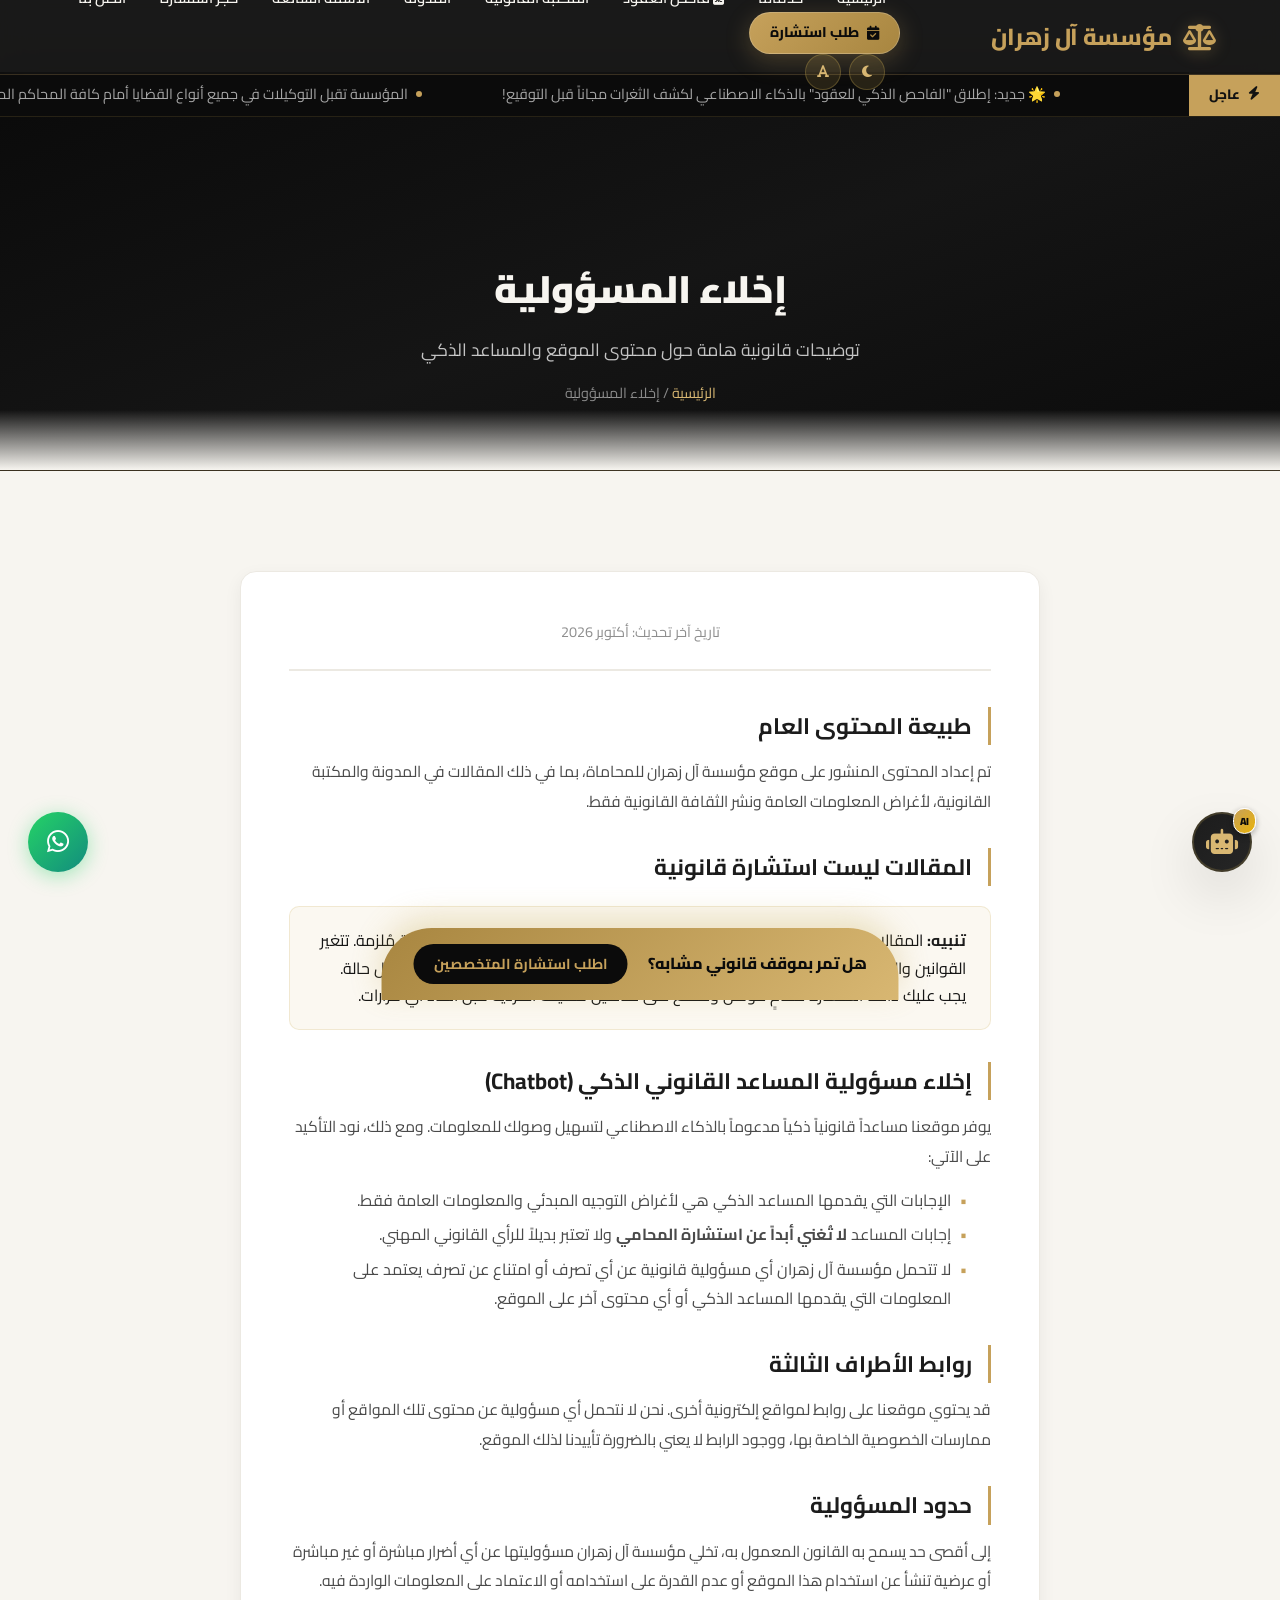
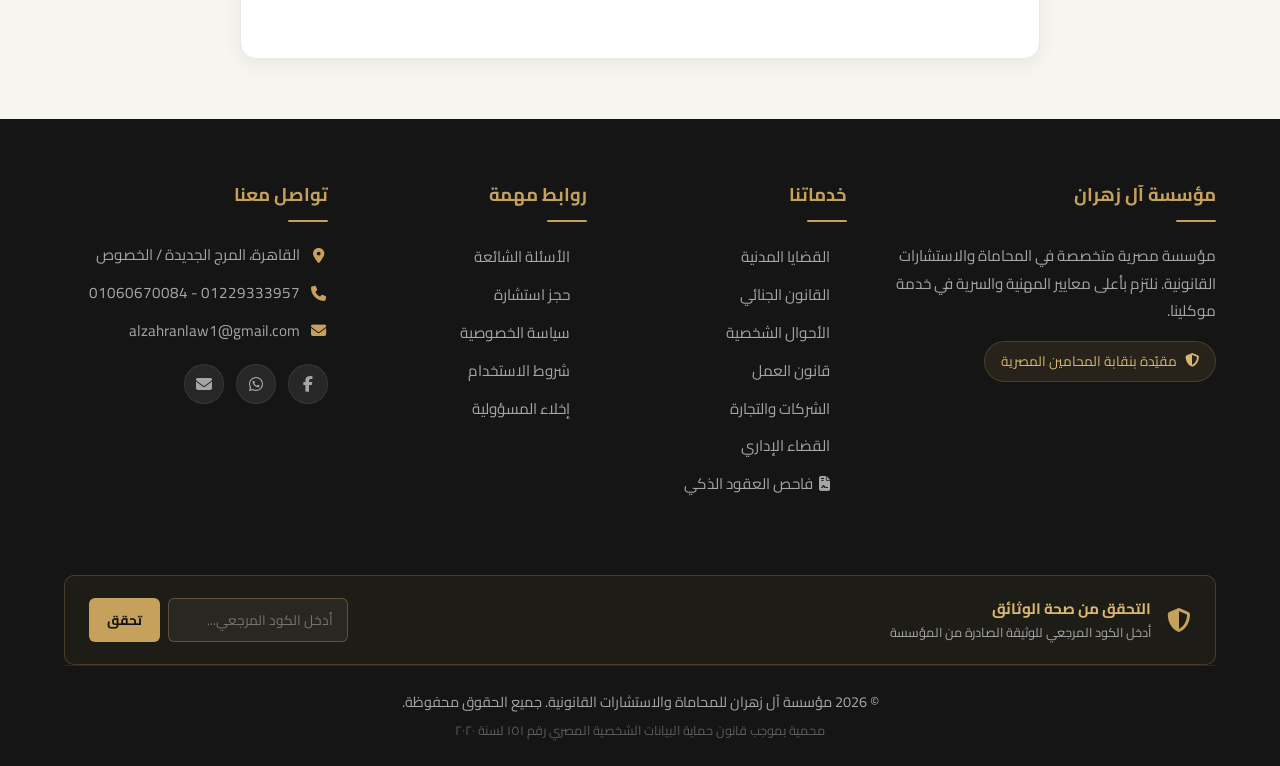
<file: disclaimer.html>
<!DOCTYPE html>
<html lang="ar" dir="rtl">
<head>
    <meta charset="UTF-8">
    <meta name="viewport" content="width=device-width, initial-scale=1.0">
    <title>إخلاء المسؤولية - مؤسسة آل زهران</title>
    <meta name="description" content="إخلاء المسؤولية القانونية الخاص بموقع مؤسسة آل زهران للمحاماة والاستشارات القانونية والمساعد الذكي.">
    <!-- CSS -->
    <link href="https://cdnjs.cloudflare.com/ajax/libs/font-awesome/6.5.0/css/all.min.css" rel="stylesheet">
    <link href="https://fonts.googleapis.com/css2?family=Cairo:wght@300;400;500;600;700;800;900&display=swap" rel="stylesheet">
    <link rel="stylesheet" href="css/style.css">
    <link rel="stylesheet" href="css/premium.css">
    <link rel="manifest" href="manifest.json">
    <meta name="theme-color" content="#0b1930">
        <link rel="canonical" href="https://alzahranlaw.com/disclaimer.html">
    <meta property="og:type" content="website">
    <meta property="og:locale" content="ar_EG">
    <meta property="og:site_name" content="مؤسسة آل زهران للمحاماة والاستشارات القانونية">
    <meta property="og:title" content="إخلاء المسؤولية القانونية | مؤسسة آل زهران للمحاماة">
    <meta property="og:description" content="بيان إخلاء المسؤولية القانونية لخدمات الموقع والمساعد الذكي طبقاً لقانون المحاماة المصري.">
    <meta property="og:url" content="https://alzahranlaw.com/disclaimer.html">
    <meta property="og:image" content="https://alzahranlaw.com/AiArt_1753898582219.jpg">
    <meta name="twitter:card" content="summary_large_image">
    <script type="application/ld+json">
    {
      "@context": "https://schema.org",
      "@graph": [
        {
          "@type": "WebPage",
          "name": "إخلاء المسؤولية القانونية",
          "url": "https://alzahranlaw.com/disclaimer.html"
        },
        {
          "@type": "BreadcrumbList",
          "itemListElement": [
            { "@type": "ListItem", "position": 1, "name": "الرئيسية", "item": "https://alzahranlaw.com/" },
            { "@type": "ListItem", "position": 2, "name": "إخلاء المسؤولية", "item": "https://alzahranlaw.com/disclaimer.html" }
          ]
        }
      ]
    }
    </script>
</head>
<body>

    <!-- Header -->
    <header class="header" id="header">
        <div class="container">
            <div class="header-content">
                <a href="index.html" class="logo">
                    <i class="fas fa-balance-scale"></i>
                    <span>مؤسسة آل زهران</span>
                </a>
                <nav>
                    <ul class="nav-menu" id="navMenu">
                        <li><a href="index.html">الرئيسية</a></li>
                        <li><a href="index.html#services">خدماتنا</a></li>
                        <li><a href="contract-check.html"><i class="fas fa-file-contract"></i> فاحص العقود</a></li>
                        <li><a href="law.html">المكتبة القانونية</a></li>
                        <li><a href="blog.html">المدونة</a></li>
                        <li><a href="faq.html">الأسئلة الشائعة</a></li>
                        <li><a href="booking.html">حجز استشارة</a></li>
                        <li><a href="contact.html">اتصل بنا</a></li>
                    </ul>
                                        <a href="booking.html" class="btn-header-cta"><i class="fas fa-calendar-check"></i> <span>طلب استشارة</span></a>
                    <div class="accessibility-toolbar">
                        <button id="themeToggle" class="toolbar-btn" title="الوضع الليلي/النهاري"><i class="fas fa-moon"></i></button>
                        <button id="fontToggle" class="toolbar-btn" title="تكبير الخط"><i class="fas fa-font"></i></button>
                    </div>
                    <button class="mobile-menu-btn" id="mobileMenuBtn" aria-label="القائمة">
                        <i class="fas fa-bars"></i>
                    </button>
                </nav>
            </div>
        </div>
    </header>

    <section class="page-hero">
        <div class="container">
            <h1>إخلاء المسؤولية</h1>
            <p>توضيحات قانونية هامة حول محتوى الموقع والمساعد الذكي</p>
            <div class="breadcrumb"><a href="index.html">الرئيسية</a> / إخلاء المسؤولية</div>
        </div>
    </section>

    <section class="legal-page">
        <div class="container">
            <div class="legal-content">
                <div class="legal-date">تاريخ آخر تحديث: أكتوبر 2026</div>
                
                <h2>طبيعة المحتوى العام</h2>
                <p>تم إعداد المحتوى المنشور على موقع مؤسسة آل زهران للمحاماة، بما في ذلك المقالات في المدونة والمكتبة القانونية، لأغراض المعلومات العامة ونشر الثقافة القانونية فقط.</p>
                
                <h2>المقالات ليست استشارة قانونية</h2>
                <div class="highlight-box">
                    <strong>تنبيه:</strong> المقالات والمعلومات القانونية المنشورة على هذا الموقع لا تُعد استشارة قانونية مُلزمة. تتغير القوانين واللوائح باستمرار، وقد تختلف النتيجة القانونية باختلاف الظروف والوقائع الخاصة بكل حالة. يجب عليك دائماً استشارة محامٍ مؤهل ومطلع على تفاصيل قضيتك الفردية قبل اتخاذ أي قرارات.
                </div>
                
                <h2>إخلاء مسؤولية المساعد القانوني الذكي (Chatbot)</h2>
                <p>يوفر موقعنا مساعداً قانونياً ذكياً مدعوماً بالذكاء الاصطناعي لتسهيل وصولك للمعلومات. ومع ذلك، نود التأكيد على الآتي:</p>
                <ul>
                    <li>الإجابات التي يقدمها المساعد الذكي هي لأغراض التوجيه المبدئي والمعلومات العامة فقط.</li>
                    <li>إجابات المساعد <strong>لا تُغني أبداً عن استشارة المحامي</strong> ولا تعتبر بديلاً للرأي القانوني المهني.</li>
                    <li>لا تتحمل مؤسسة آل زهران أي مسؤولية قانونية عن أي تصرف أو امتناع عن تصرف يعتمد على المعلومات التي يقدمها المساعد الذكي أو أي محتوى آخر على الموقع.</li>
                </ul>
                
                <h2>روابط الأطراف الثالثة</h2>
                <p>قد يحتوي موقعنا على روابط لمواقع إلكترونية أخرى. نحن لا نتحمل أي مسؤولية عن محتوى تلك المواقع أو ممارسات الخصوصية الخاصة بها، ووجود الرابط لا يعني بالضرورة تأييدنا لذلك الموقع.</p>
                
                <h2>حدود المسؤولية</h2>
                <p>إلى أقصى حد يسمح به القانون المعمول به، تخلي مؤسسة آل زهران مسؤوليتها عن أي أضرار مباشرة أو غير مباشرة أو عرضية تنشأ عن استخدام هذا الموقع أو عدم القدرة على استخدامه أو الاعتماد على المعلومات الواردة فيه.</p>
            </div>
        </div>
    </section>

    <!-- Footer -->
    <footer class="footer">
        <div class="container">
            <div class="footer-content">
                <div class="footer-section">
                    <h3>مؤسسة آل زهران</h3>
                    <p>مؤسسة مصرية متخصصة في المحاماة والاستشارات القانونية. نلتزم بأعلى معايير المهنية والسرية في خدمة موكلينا.</p>
                    <div class="footer-badge">
                        <i class="fas fa-shield-alt"></i>
                        <span>مقيّدة بنقابة المحامين المصرية</span>
                    </div>
                </div>
                <div class="footer-section">
                    <h3>خدماتنا</h3>
                    <ul class="footer-links">
                        <li><a href="index.html#services">القضايا المدنية</a></li>
                        <li><a href="index.html#services">القانون الجنائي</a></li>
                        <li><a href="index.html#services">الأحوال الشخصية</a></li>
                        <li><a href="index.html#services">قانون العمل</a></li>
                        <li><a href="index.html#services">الشركات والتجارة</a></li>
                        <li><a href="index.html#services">القضاء الإداري</a></li>
                        <li><a href="contract-check.html"><i class="fas fa-file-contract"></i> فاحص العقود الذكي</a></li>
                    </ul>
                </div>
                <div class="footer-section">
                    <h3>روابط مهمة</h3>
                    <ul class="footer-links">
                        <li><a href="faq.html">الأسئلة الشائعة</a></li>
                        <li><a href="booking.html">حجز استشارة</a></li>
                        <li><a href="privacy.html">سياسة الخصوصية</a></li>
                        <li><a href="terms.html">شروط الاستخدام</a></li>
                        <li><a href="disclaimer.html">إخلاء المسؤولية</a></li>
                    </ul>
                </div>
                <div class="footer-section">
                    <h3>تواصل معنا</h3>
                    <div class="footer-contact">
                        <p><i class="fas fa-map-marker-alt"></i> القاهرة، المرج الجديدة / الخصوص</p>
                        <p><i class="fas fa-phone"></i> 01229333957 - 01060670084</p>
                        <p><i class="fas fa-envelope"></i> alzahranlaw1@gmail.com</p>
                    </div>
                    <div class="social-links">
                        <a href="https://www.facebook.com/share/1EuJVYKeH9" target="_blank" aria-label="فيسبوك"><i class="fab fa-facebook-f"></i></a>
                        <a href="https://wa.me/201229333957" target="_blank" aria-label="واتساب"><i class="fab fa-whatsapp"></i></a>
                        <a href="mailto:alzahranlaw1@gmail.com" aria-label="بريد إلكتروني"><i class="fas fa-envelope"></i></a>
                    </div>
                </div>
            </div>
            <div class="footer-bottom">
                <p>&copy; <span id="currentYear"></span> مؤسسة آل زهران للمحاماة والاستشارات القانونية. جميع الحقوق محفوظة.</p>
                <p class="footer-legal">محمية بموجب قانون حماية البيانات الشخصية المصري رقم ١٥١ لسنة ٢٠٢٠</p>
            </div>
        </div>
    </footer>

    <!-- WhatsApp Float -->
    <a href="https://wa.me/201229333957" class="whatsapp-float" target="_blank" aria-label="تواصل عبر واتساب">
        <i class="fab fa-whatsapp"></i>
        <span class="whatsapp-tooltip">تواصل معنا</span>
    </a>

    <!-- Scroll to Top -->
    <button class="scroll-top" id="scrollTop" aria-label="العودة للأعلى">
        <i class="fas fa-arrow-up"></i>
    </button>

    <!-- Chatbot Widget -->
    <div class="chatbot-widget" id="chatbotWidget">
        <button class="chatbot-trigger" id="chatbotTrigger" aria-label="المساعد القانوني">
            <i class="fas fa-robot"></i>
        </button>
        <div class="chatbot-window" id="chatbotWindow">
            <div class="chatbot-header">
                <div class="chatbot-header-info">
                    <i class="fas fa-robot"></i>
                    <div>
                        <h4>المساعد القانوني الذكي</h4>
                        <small>للتوجيه فقط - لا يُغني عن استشارة المحامي</small>
                    </div>
                </div>
                <button class="chatbot-close" id="chatbotClose"><i class="fas fa-times"></i></button>
            </div>
            <div class="chatbot-messages" id="chatMessages"></div>
            <div class="chatbot-input">
                <input type="text" id="chatInput" placeholder="اكتب سؤالك القانوني...">
                <button id="chatSend"><i class="fas fa-paper-plane"></i></button>
            </div>
        </div>
    </div>

    <!-- Scripts -->
    <script src="js/main.js"></script>
    <script src="js/premium.js"></script>
    <script src="js/chatbot.js"></script>
</body>
</html>
</file>
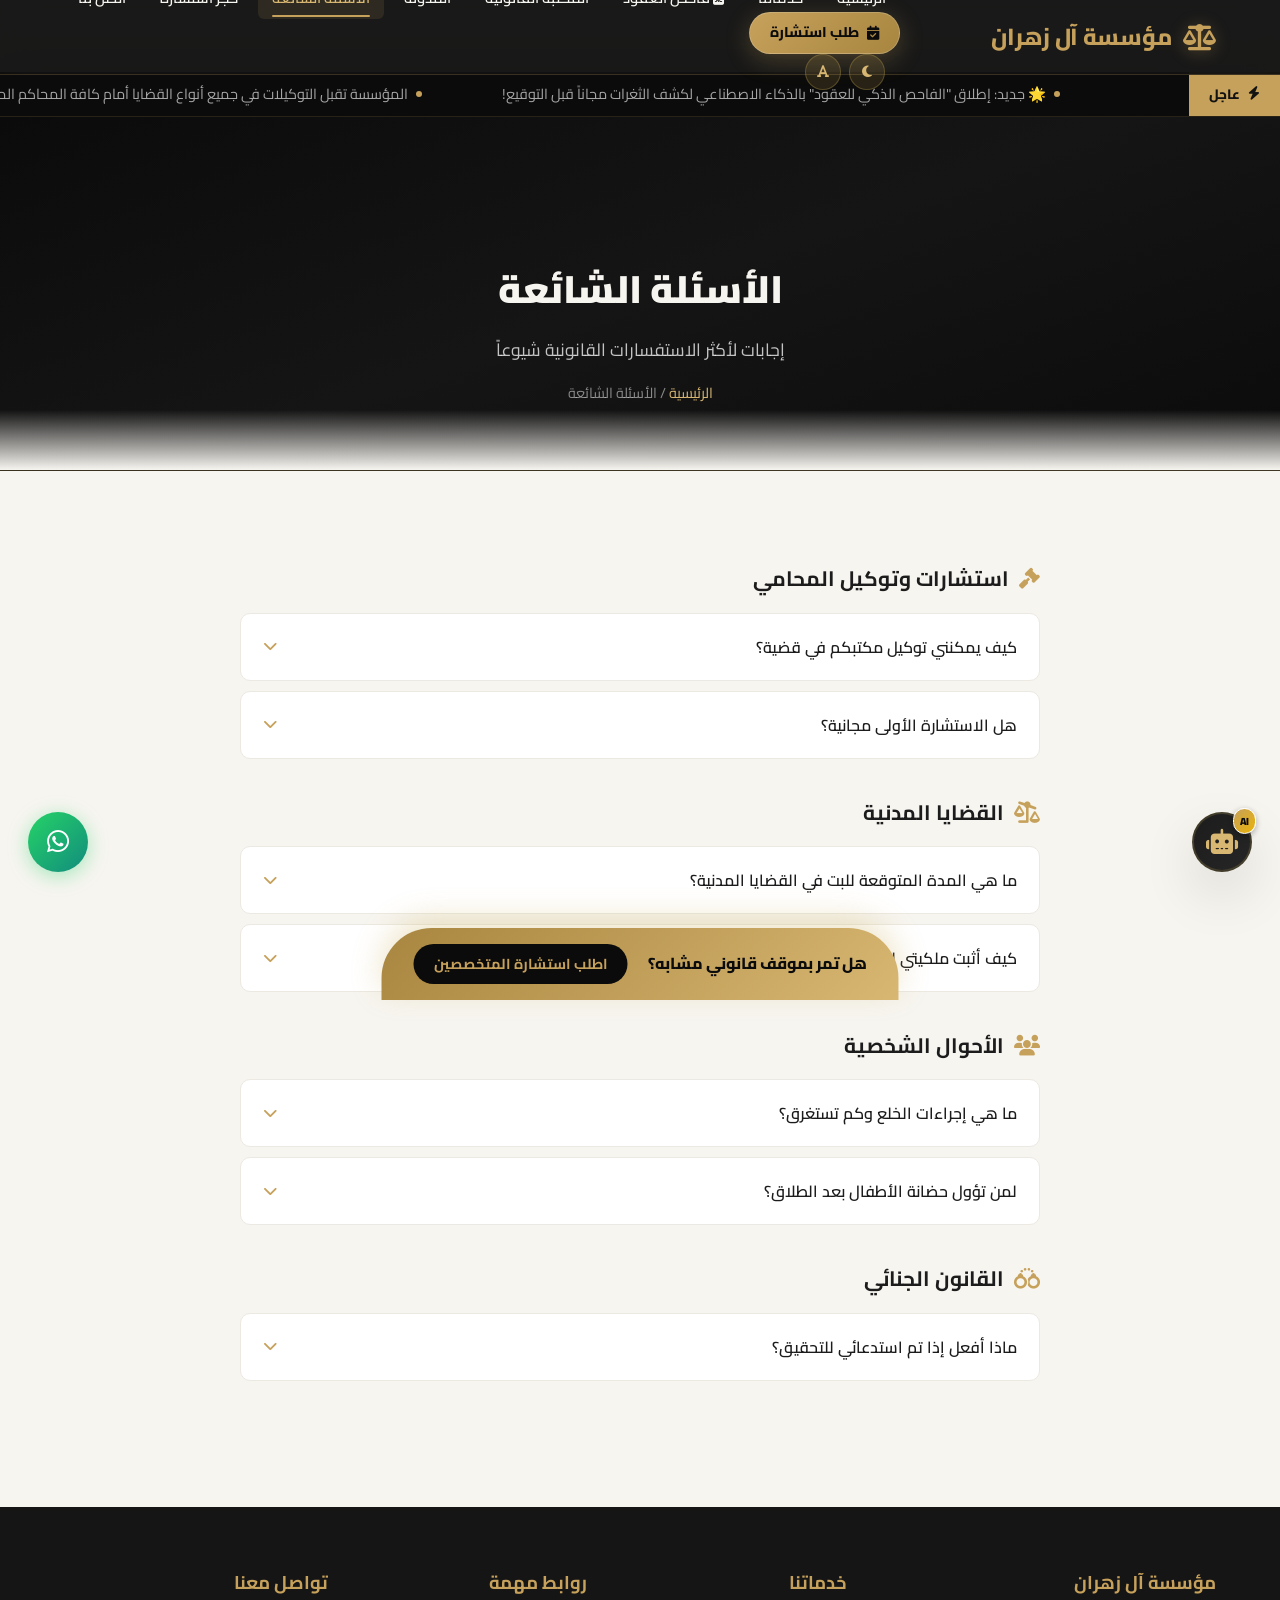
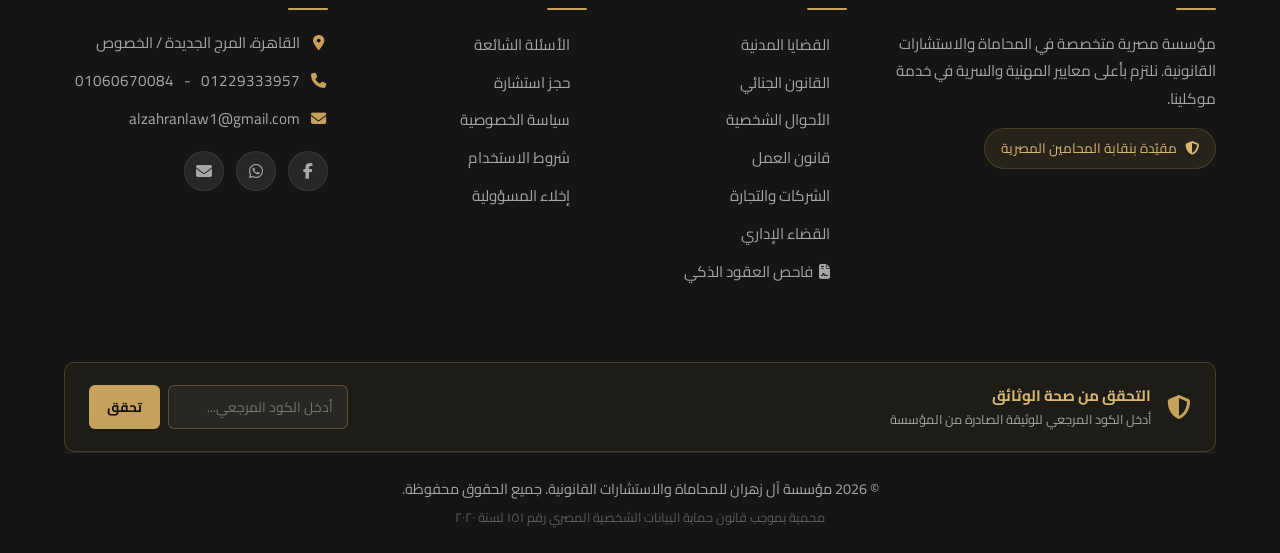
<file: faq.html>
<!DOCTYPE html>
<html lang="ar" dir="rtl">
<head>
    <meta charset="UTF-8">
    <meta name="viewport" content="width=device-width, initial-scale=1.0">
    <meta name="description" content="إجابات لأكثر الاستفسارات القانونية شيوعاً في مجالات القضايا المدنية والجنائية والأحوال الشخصية لدى مؤسسة آل زهران للمحاماة.">
    <title>الأسئلة الشائعة | مؤسسة آل زهران للمحاماة</title>
    <link rel="stylesheet" href="css/style.css">
    <link rel="stylesheet" href="css/premium.css">
    <link href="https://cdnjs.cloudflare.com/ajax/libs/font-awesome/6.5.0/css/all.min.css" rel="stylesheet">
    <link href="https://fonts.googleapis.com/css2?family=Cairo:wght@300;400;500;600;700;800;900&display=swap" rel="stylesheet">
    <link rel="manifest" href="manifest.json">
    <meta name="theme-color" content="#0b1930">
    <link rel="canonical" href="https://alzahranlaw.com/faq.html">

    <!-- OpenGraph & Social Cards -->
    <meta property="og:type" content="website">
    <meta property="og:locale" content="ar_EG">
    <meta property="og:site_name" content="مؤسسة آل زهران للمحاماة والاستشارات القانونية">
    <meta property="og:title" content="الأسئلة الشائعة والاستشارات القانونية | مؤسسة آل زهران">
    <meta property="og:description" content="إجابات قانونية موثقة حول توكيل المحامي، قضايا الخلع، النفقات، الحضانة، إثبات ملكية العقارات، والدفاع الجنائي.">
    <meta property="og:url" content="https://alzahranlaw.com/faq.html">
    <meta property="og:image" content="https://alzahranlaw.com/AiArt_1753898582219.jpg">
    <meta property="og:image:width" content="1200">
    <meta property="og:image:height" content="630">
    <meta name="twitter:card" content="summary_large_image">
    <meta name="twitter:title" content="الأسئلة القانونية الشائعة | مؤسسة آل زهران للمحاماة">
    <meta name="twitter:description" content="دليلك القانوني لإجابات قضايا الأسرة، المدني، الجنائي، والتوكيل في مصر.">
    <meta name="twitter:image" content="https://alzahranlaw.com/AiArt_1753898582219.jpg">

    <!-- Schema.org Rich Structured Data (FAQPage + BreadcrumbList) -->
    <script type="application/ld+json">
    {
      "@context": "https://schema.org",
      "@graph": [
        {
          "@type": "FAQPage",
          "@id": "https://alzahranlaw.com/faq.html#faq",
          "mainEntity": [
            {
              "@type": "Question",
              "name": "كيف يمكنني توكيل مكتبكم في قضية؟",
              "acceptedAnswer": {
                "@type": "Answer",
                "text": "يمكنك البدء بحجز استشارة مبدئية لتقييم الموقف القانوني ودراسة الأوراق، ثم تحرير توكيل رسمي عام في القضايا بالشهر العقاري وتوقيع عقد أتعاب محاماة رسمي."
              }
            },
            {
              "@type": "Question",
              "name": "هل الاستشارة الأولى مجانية؟",
              "acceptedAnswer": {
                "@type": "Answer",
                "text": "نقدم تقييماً مبدئياً سريعاً لتحديد جدوى الترافع، وتخضع الاستشارات التفصيلية ودراسة المستندات لرسوم محددة بناءً على نوع القضية."
              }
            },
            {
              "@type": "Question",
              "name": "ما هي إجراءات الخلع وكم تستغرق في مصر؟",
              "acceptedAnswer": {
                "@type": "Answer",
                "text": "دعوى الخلع تتطلب تنازل الزوجة عن حقوقها المالية الشرعية ورد مقدم الصداق الثابت بوثيقة الزواج، وتستغرق عادة ما بين 3 إلى 6 أشهر بحكم نهائي بات لا يجوز الطعن عليه."
              }
            },
            {
              "@type": "Question",
              "name": "لمن تؤول حضانة الأطفال بعد الطلاق في القانون المصري؟",
              "acceptedAnswer": {
                "@type": "Answer",
                "text": "تؤول الحضانة للأم أولاً، ثم أم الأم، ثم أم الأب، وتستمر الحضانة حتى سن 15 عاماً للولد والبنت حيث يخيرهم القاضي."
              }
            },
            {
              "@type": "Question",
              "name": "كيف أثبت ملكيتي لعقار في حالة فقدان العقود؟",
              "acceptedAnswer": {
                "@type": "Answer",
                "text": "يمكن إثبات الملكية عبر السجلات الرسمية للشهر العقاري، أو إيصالات المرافق، أو شهادة الشهود، أو من خلال رفع دعوى ثبوت ملكية بوضع اليد المدة الطويلة المكسبة للملكية."
              }
            }
          ]
        },
        {
          "@type": "BreadcrumbList",
          "itemListElement": [
            {
              "@type": "ListItem",
              "position": 1,
              "name": "الرئيسية",
              "item": "https://alzahranlaw.com/"
            },
            {
              "@type": "ListItem",
              "position": 2,
              "name": "الأسئلة الشائعة",
              "item": "https://alzahranlaw.com/faq.html"
            }
          ]
        }
      ]
    }
    </script>
</head>
<body>
    <!-- Header -->
    <header class="header" id="header">
        <div class="container">
            <div class="header-content">
                <a href="index.html" class="logo">
                    <i class="fas fa-balance-scale"></i>
                    <span>مؤسسة آل زهران</span>
                </a>
                <nav>
                    <ul class="nav-menu" id="navMenu">
                        <li><a href="index.html">الرئيسية</a></li>
                        <li><a href="index.html#services">خدماتنا</a></li>
                        <li><a href="contract-check.html"><i class="fas fa-file-contract"></i> فاحص العقود</a></li>
                        <li><a href="law.html">المكتبة القانونية</a></li>
                        <li><a href="blog.html">المدونة</a></li>
                        <li><a href="faq.html" class="active">الأسئلة الشائعة</a></li>
                        <li><a href="booking.html">حجز استشارة</a></li>
                        <li><a href="contact.html">اتصل بنا</a></li>
                    </ul>
                                        <a href="booking.html" class="btn-header-cta"><i class="fas fa-calendar-check"></i> <span>طلب استشارة</span></a>
                    <div class="accessibility-toolbar">
                        <button id="themeToggle" class="toolbar-btn" title="الوضع الليلي/النهاري"><i class="fas fa-moon"></i></button>
                        <button id="fontToggle" class="toolbar-btn" title="تكبير الخط"><i class="fas fa-font"></i></button>
                    </div>
                    <button class="mobile-menu-btn" id="mobileMenuBtn" aria-label="القائمة">
                        <i class="fas fa-bars"></i>
                    </button>
                </nav>
            </div>
        </div>
    </header>

    <!-- Page Hero -->
    <section class="page-hero">
        <div class="container">
            <h1>الأسئلة الشائعة</h1>
            <p>إجابات لأكثر الاستفسارات القانونية شيوعاً</p>
            <div class="breadcrumb">
                <a href="index.html">الرئيسية</a> / <span>الأسئلة الشائعة</span>
            </div>
        </div>
    </section>

    <!-- Main Content -->
    <main class="section">
        <div class="container">
            <div class="faq-list">
                
                <div class="faq-category">
                    <div class="faq-category-title">
                        <i class="fas fa-gavel"></i> استشارات وتوكيل المحامي
                    </div>
                    
                    <div class="faq-item">
                        <button class="faq-question">
                            <span>كيف يمكنني توكيل مكتبكم في قضية؟</span>
                            <i class="fas fa-chevron-down"></i>
                        </button>
                        <div class="faq-answer">
                            <div class="faq-answer-content">
                                <p>يمكنك البدء بحجز استشارة مبدئية (حضورياً أو هاتفياً) لتقييم موقفك القانوني. بعد الاتفاق على التفاصيل، يتم عمل توكيل رسمي بالصيغة القانونية المناسبة للبدء في الإجراءات.</p>
                            </div>
                        </div>
                    </div>

                    <div class="faq-item">
                        <button class="faq-question">
                            <span>هل الاستشارة الأولى مجانية؟</span>
                            <i class="fas fa-chevron-down"></i>
                        </button>
                        <div class="faq-answer">
                            <div class="faq-answer-content">
                                <p>نحن نقدم تقييمًا مبدئيًا سريعًا لتحديد ما إذا كانت القضية قابلة للترافع أم لا. الاستشارات التفصيلية التي تتطلب مراجعة المستندات ودراسة القضية تكون برسوم يتم تحديدها بناءً على نوع القضية وحجمها.</p>
                            </div>
                        </div>
                    </div>
                </div>

                <div class="faq-category">
                    <div class="faq-category-title">
                        <i class="fas fa-balance-scale-right"></i> القضايا المدنية
                    </div>
                    
                    <div class="faq-item">
                        <button class="faq-question">
                            <span>ما هي المدة المتوقعة للبت في القضايا المدنية؟</span>
                            <i class="fas fa-chevron-down"></i>
                        </button>
                        <div class="faq-answer">
                            <div class="faq-answer-content">
                                <p>تختلف المدة بشكل كبير بناءً على نوع القضية وتفاصيلها ومدى تجاوب الأطراف وتقديم المستندات. بعض القضايا قد تُحسم في غضون أشهر، بينما قد تمتد أخرى لسنوات. نحن نحرص دائمًا على متابعة الإجراءات لتسريع العملية قدر الإمكان.</p>
                            </div>
                        </div>
                    </div>

                    <div class="faq-item">
                        <button class="faq-question">
                            <span>كيف أثبت ملكيتي لعقار في حالة فقدان العقود؟</span>
                            <i class="fas fa-chevron-down"></i>
                        </button>
                        <div class="faq-answer">
                            <div class="faq-answer-content">
                                <p>يمكن إثبات الملكية عبر وسائل أخرى مثل السجلات الرسمية في الشهر العقاري، أو إيصالات المرافق (كهرباء، مياه)، أو شهادة الشهود، أو من خلال رفع دعوى ثبوت ملكية. يفضل استشارة محامٍ لدراسة التفاصيل.</p>
                            </div>
                        </div>
                    </div>
                </div>

                <div class="faq-category">
                    <div class="faq-category-title">
                        <i class="fas fa-users"></i> الأحوال الشخصية
                    </div>
                    
                    <div class="faq-item">
                        <button class="faq-question">
                            <span>ما هي إجراءات الخلع وكم تستغرق؟</span>
                            <i class="fas fa-chevron-down"></i>
                        </button>
                        <div class="faq-answer">
                            <div class="faq-answer-content">
                                <p>دعوى الخلع تتطلب تنازل الزوجة عن كافة حقوقها المالية الشرعية ورد مقدم الصداق. في العادة، تستغرق هذه الدعوى مدة تتراوح بين 3 إلى 6 أشهر تقريباً، وتعتبر من القضايا الأسرع حسماً في محاكم الأسرة.</p>
                            </div>
                        </div>
                    </div>
                    
                    <div class="faq-item">
                        <button class="faq-question">
                            <span>لمن تؤول حضانة الأطفال بعد الطلاق؟</span>
                            <i class="fas fa-chevron-down"></i>
                        </button>
                        <div class="faq-answer">
                            <div class="faq-answer-content">
                                <p>طبقاً للقانون المصري، الحضانة تؤول للأم أولاً، ثم أم الأم، ثم أم الأب، وهكذا بالترتيب القانوني، وتستمر الحضانة حتى سن 15 عاماً للولد والبنت، بعدها يخير القاضي الأبناء.</p>
                            </div>
                        </div>
                    </div>
                </div>

                <div class="faq-category">
                    <div class="faq-category-title">
                        <i class="fas fa-handcuffs"></i> القانون الجنائي
                    </div>
                    
                    <div class="faq-item">
                        <button class="faq-question">
                            <span>ماذا أفعل إذا تم استدعائي للتحقيق؟</span>
                            <i class="fas fa-chevron-down"></i>
                        </button>
                        <div class="faq-answer">
                            <div class="faq-answer-content">
                                <p>أول خطوة هي التواصل الفوري مع محاميك للحضور معك. لا تدلِ بأي أقوال أو توقع على أي أوراق قبل استشارة محاميك الخاص لضمان حقوقك القانونية وعدم ارتكاب أي خطأ قد يؤثر على موقفك.</p>
                            </div>
                        </div>
                    </div>
                </div>

            </div>
        </div>
    </main>

    <!-- Footer -->
    <footer class="footer">
        <div class="container">
            <div class="footer-content">
                <div class="footer-section">
                    <h3>مؤسسة آل زهران</h3>
                    <p>مؤسسة مصرية متخصصة في المحاماة والاستشارات القانونية. نلتزم بأعلى معايير المهنية والسرية في خدمة موكلينا.</p>
                    <div class="footer-badge">
                        <i class="fas fa-shield-alt"></i>
                        <span>مقيّدة بنقابة المحامين المصرية</span>
                    </div>
                </div>
                <div class="footer-section">
                    <h3>خدماتنا</h3>
                    <ul class="footer-links">
                        <li><a href="index.html#services">القضايا المدنية</a></li>
                        <li><a href="index.html#services">القانون الجنائي</a></li>
                        <li><a href="index.html#services">الأحوال الشخصية</a></li>
                        <li><a href="index.html#services">قانون العمل</a></li>
                        <li><a href="index.html#services">الشركات والتجارة</a></li>
                        <li><a href="index.html#services">القضاء الإداري</a></li>
                        <li><a href="contract-check.html"><i class="fas fa-file-contract"></i> فاحص العقود الذكي</a></li>
                    </ul>
                </div>
                <div class="footer-section">
                    <h3>روابط مهمة</h3>
                    <ul class="footer-links">
                        <li><a href="faq.html">الأسئلة الشائعة</a></li>
                        <li><a href="booking.html">حجز استشارة</a></li>
                        <li><a href="privacy.html">سياسة الخصوصية</a></li>
                        <li><a href="terms.html">شروط الاستخدام</a></li>
                        <li><a href="disclaimer.html">إخلاء المسؤولية</a></li>
                    </ul>
                </div>
                <div class="footer-section">
                    <h3>تواصل معنا</h3>
                    <div class="footer-contact">
                        <p><i class="fas fa-map-marker-alt"></i> القاهرة، المرج الجديدة / الخصوص</p>
                        <p><i class="fas fa-phone"></i> <span dir="ltr">01229333957</span> - <span dir="ltr">01060670084</span></p>
                        <p><i class="fas fa-envelope"></i> alzahranlaw1@gmail.com</p>
                    </div>
                    <div class="social-links">
                        <a href="https://www.facebook.com/share/1EuJVYKeH9" target="_blank" aria-label="فيسبوك"><i class="fab fa-facebook-f"></i></a>
                        <a href="https://wa.me/201229333957" target="_blank" aria-label="واتساب"><i class="fab fa-whatsapp"></i></a>
                        <a href="mailto:alzahranlaw1@gmail.com" aria-label="بريد إلكتروني"><i class="fas fa-envelope"></i></a>
                    </div>
                </div>
            </div>
            <div class="footer-bottom">
                <p>&copy; <span id="currentYear"></span> مؤسسة آل زهران للمحاماة والاستشارات القانونية. جميع الحقوق محفوظة.</p>
                <p class="footer-legal">محمية بموجب قانون حماية البيانات الشخصية المصري رقم ١٥١ لسنة ٢٠٢٠</p>
            </div>
        </div>
    </footer>

    <!-- WhatsApp Float -->
    <a href="https://wa.me/201229333957" class="whatsapp-float" target="_blank" aria-label="تواصل عبر واتساب">
        <i class="fab fa-whatsapp"></i>
        <span class="whatsapp-tooltip">تواصل معنا</span>
    </a>

    <!-- Scroll to Top -->
    <button class="scroll-top" id="scrollTop" aria-label="العودة للأعلى">
        <i class="fas fa-arrow-up"></i>
    </button>

    <!-- Chatbot Widget -->
    <div class="chatbot-widget" id="chatbotWidget">
        <button class="chatbot-trigger" id="chatbotTrigger" aria-label="المساعد القانوني">
            <i class="fas fa-robot"></i>
        </button>
        <div class="chatbot-window" id="chatbotWindow">
            <div class="chatbot-header">
                <div class="chatbot-header-info">
                    <i class="fas fa-robot"></i>
                    <div>
                        <h4>المساعد القانوني الذكي</h4>
                        <small>للتوجيه فقط - لا يُغني عن استشارة المحامي</small>
                    </div>
                </div>
                <button class="chatbot-close" id="chatbotClose"><i class="fas fa-times"></i></button>
            </div>
            <div class="chatbot-messages" id="chatMessages"></div>
            <div class="chatbot-input">
                <input type="text" id="chatInput" placeholder="اكتب سؤالك القانوني...">
                <button id="chatSend"><i class="fas fa-paper-plane"></i></button>
            </div>
        </div>
    </div>

    <!-- Scripts -->
    <script src="js/main.js"></script>
    <script src="js/premium.js"></script>
    <script src="js/chatbot.js"></script>
</body>
</html>
</file>
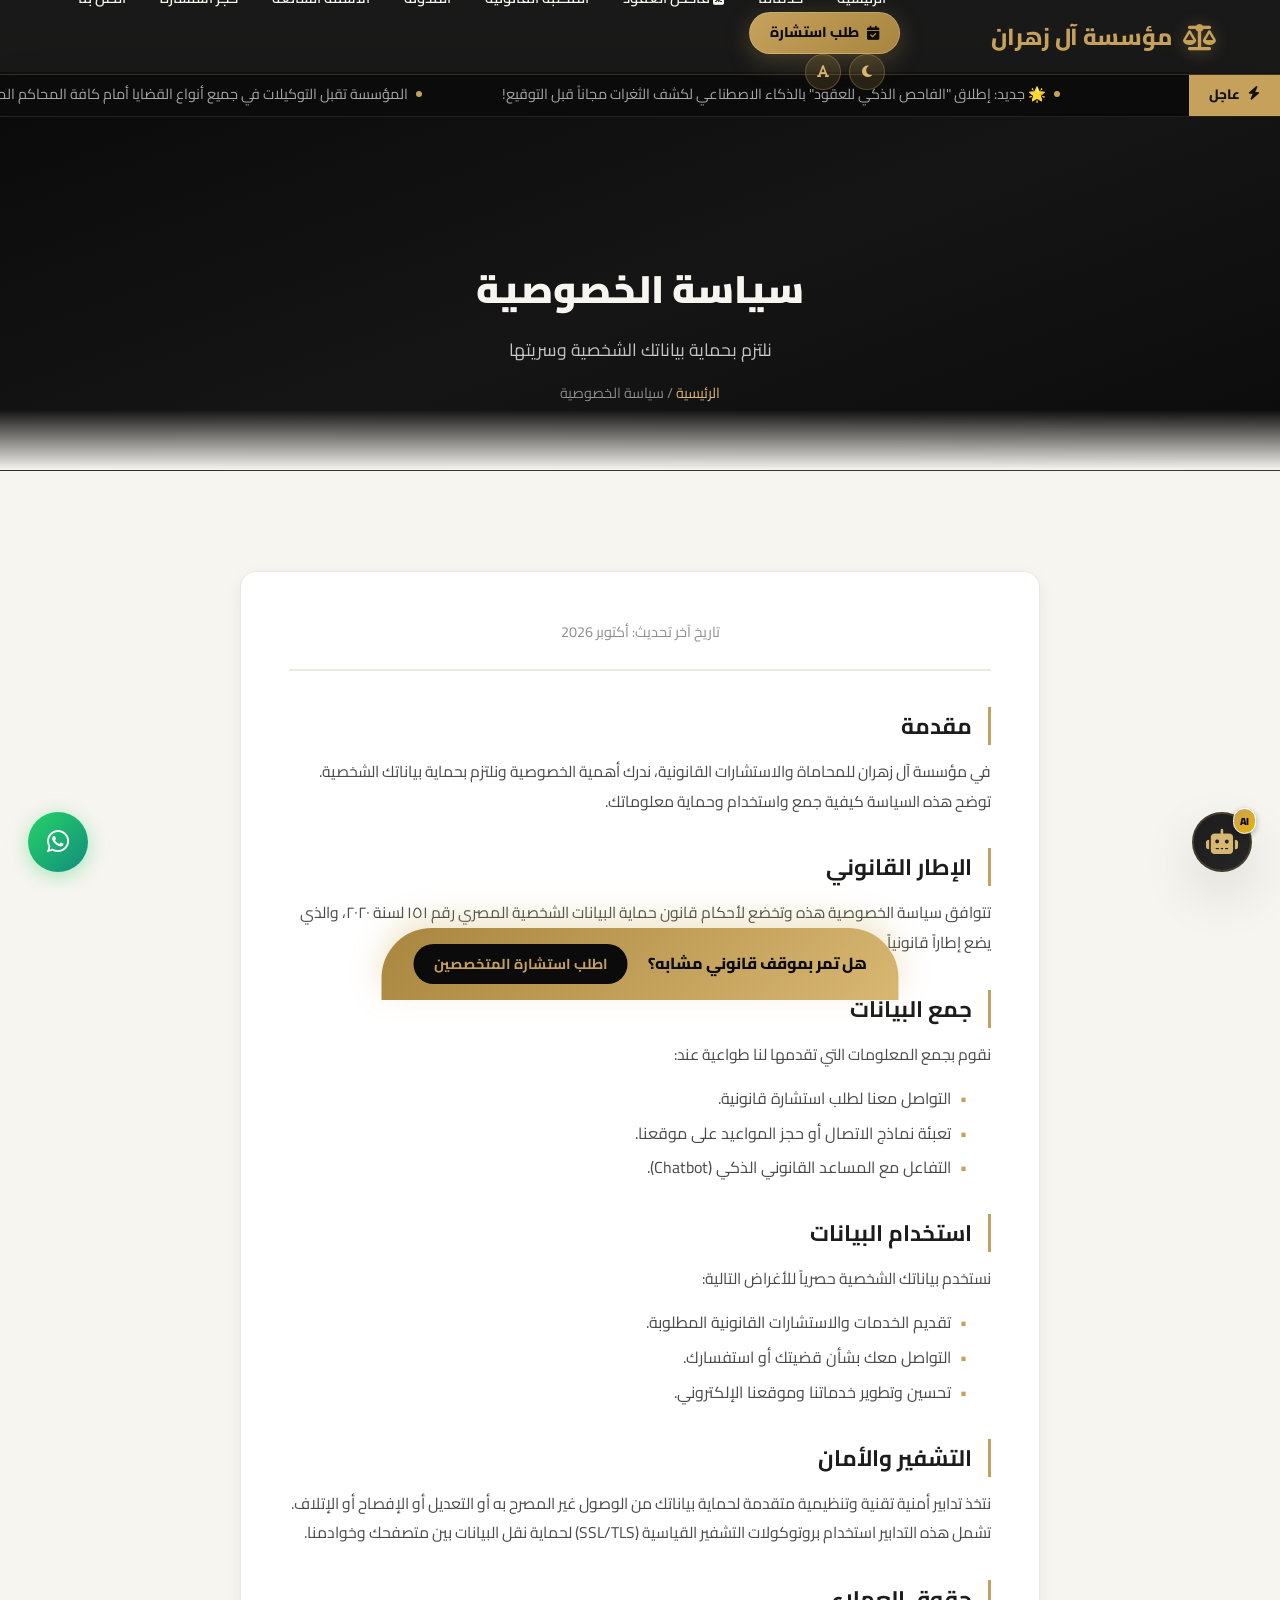
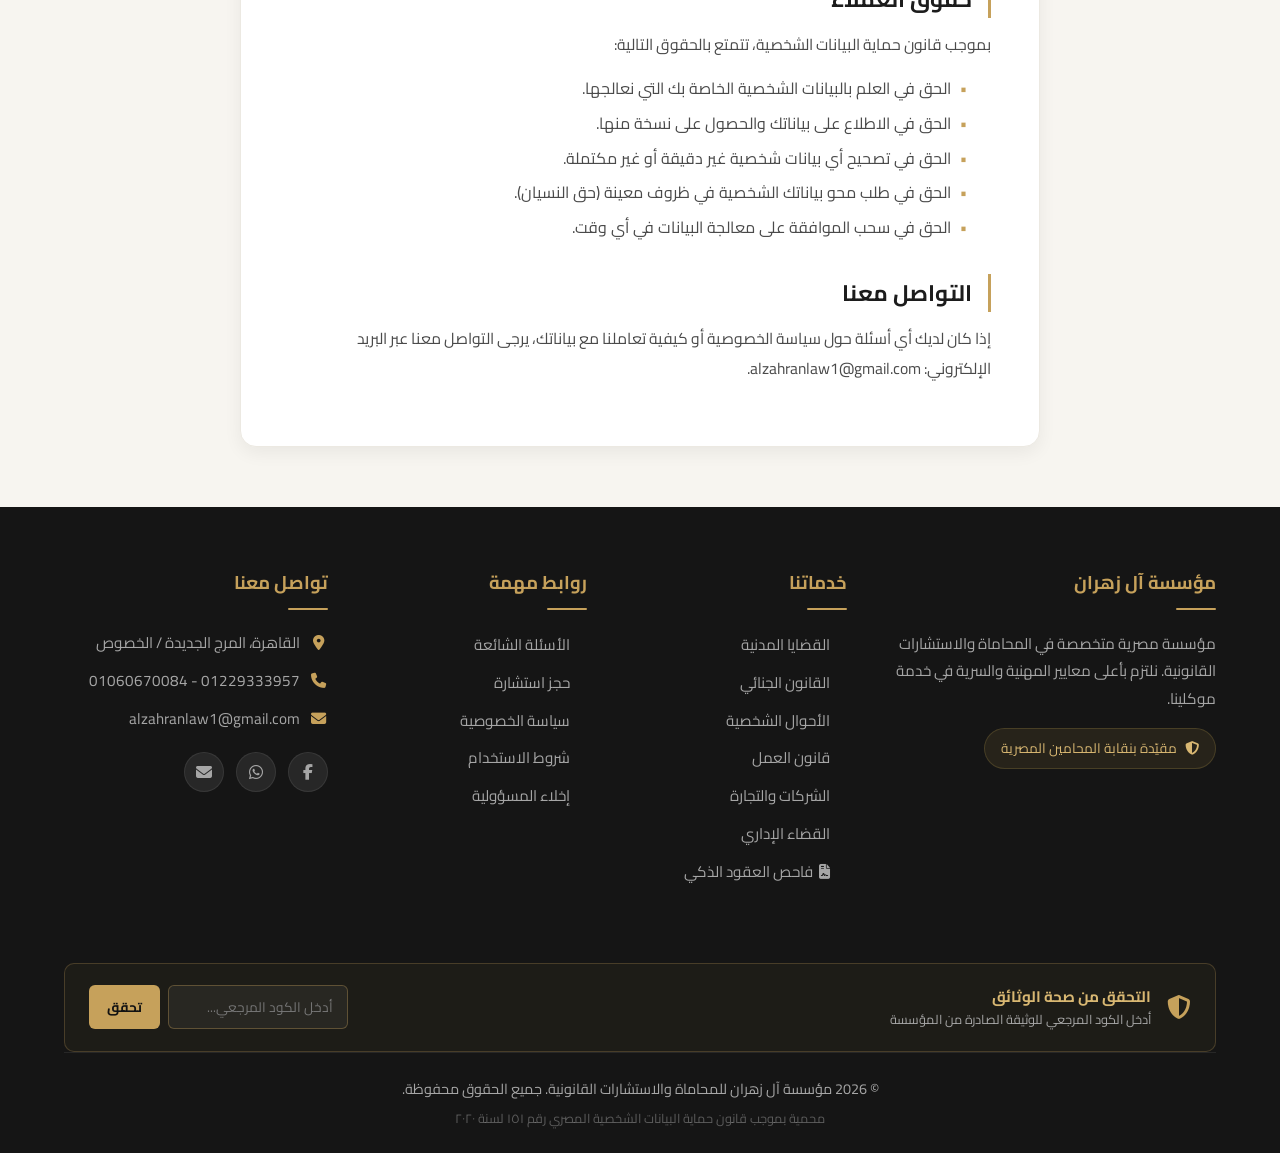
<file: privacy.html>
<!DOCTYPE html>
<html lang="ar" dir="rtl">
<head>
    <meta charset="UTF-8">
    <meta name="viewport" content="width=device-width, initial-scale=1.0">
    <title>سياسة الخصوصية - مؤسسة آل زهران</title>
    <meta name="description" content="سياسة الخصوصية لمؤسسة آل زهران للمحاماة والاستشارات القانونية. نلتزم بحماية بياناتك الشخصية وسريتها وفقاً للقانون المصري.">
    <!-- CSS -->
    <link href="https://cdnjs.cloudflare.com/ajax/libs/font-awesome/6.5.0/css/all.min.css" rel="stylesheet">
    <link href="https://fonts.googleapis.com/css2?family=Cairo:wght@300;400;500;600;700;800;900&display=swap" rel="stylesheet">
    <link rel="stylesheet" href="css/style.css">
    <link rel="stylesheet" href="css/premium.css">
    <link rel="manifest" href="manifest.json">
    <meta name="theme-color" content="#0b1930">
        <link rel="canonical" href="https://alzahranlaw.com/privacy.html">
    <meta property="og:type" content="website">
    <meta property="og:locale" content="ar_EG">
    <meta property="og:site_name" content="مؤسسة آل زهران للمحاماة والاستشارات القانونية">
    <meta property="og:title" content="سياسة الخصوصية وحماية البيانات | مؤسسة آل زهران">
    <meta property="og:description" content="سياسة حماية البيانات الشخصية والسرية المهنية وفقاً لقانون حماية البيانات الشخصية المصري رقم ١٥١ لسنة ٢٠٢٠.">
    <meta property="og:url" content="https://alzahranlaw.com/privacy.html">
    <meta property="og:image" content="https://alzahranlaw.com/AiArt_1753898582219.jpg">
    <meta name="twitter:card" content="summary_large_image">
    <script type="application/ld+json">
    {
      "@context": "https://schema.org",
      "@graph": [
        {
          "@type": "WebPage",
          "name": "سياسة الخصوصية وسرية البيانات",
          "url": "https://alzahranlaw.com/privacy.html"
        },
        {
          "@type": "BreadcrumbList",
          "itemListElement": [
            { "@type": "ListItem", "position": 1, "name": "الرئيسية", "item": "https://alzahranlaw.com/" },
            { "@type": "ListItem", "position": 2, "name": "سياسة الخصوصية", "item": "https://alzahranlaw.com/privacy.html" }
          ]
        }
      ]
    }
    </script>
</head>
<body>

    <!-- Header -->
    <header class="header" id="header">
        <div class="container">
            <div class="header-content">
                <a href="index.html" class="logo">
                    <i class="fas fa-balance-scale"></i>
                    <span>مؤسسة آل زهران</span>
                </a>
                <nav>
                    <ul class="nav-menu" id="navMenu">
                        <li><a href="index.html">الرئيسية</a></li>
                        <li><a href="index.html#services">خدماتنا</a></li>
                        <li><a href="contract-check.html"><i class="fas fa-file-contract"></i> فاحص العقود</a></li>
                        <li><a href="law.html">المكتبة القانونية</a></li>
                        <li><a href="blog.html">المدونة</a></li>
                        <li><a href="faq.html">الأسئلة الشائعة</a></li>
                        <li><a href="booking.html">حجز استشارة</a></li>
                        <li><a href="contact.html">اتصل بنا</a></li>
                    </ul>
                                        <a href="booking.html" class="btn-header-cta"><i class="fas fa-calendar-check"></i> <span>طلب استشارة</span></a>
                    <div class="accessibility-toolbar">
                        <button id="themeToggle" class="toolbar-btn" title="الوضع الليلي/النهاري"><i class="fas fa-moon"></i></button>
                        <button id="fontToggle" class="toolbar-btn" title="تكبير الخط"><i class="fas fa-font"></i></button>
                    </div>
                    <button class="mobile-menu-btn" id="mobileMenuBtn" aria-label="القائمة">
                        <i class="fas fa-bars"></i>
                    </button>
                </nav>
            </div>
        </div>
    </header>

    <section class="page-hero">
        <div class="container">
            <h1>سياسة الخصوصية</h1>
            <p>نلتزم بحماية بياناتك الشخصية وسريتها</p>
            <div class="breadcrumb"><a href="index.html">الرئيسية</a> / سياسة الخصوصية</div>
        </div>
    </section>

    <section class="legal-page">
        <div class="container">
            <div class="legal-content">
                <div class="legal-date">تاريخ آخر تحديث: أكتوبر 2026</div>
                
                <h2>مقدمة</h2>
                <p>في مؤسسة آل زهران للمحاماة والاستشارات القانونية، ندرك أهمية الخصوصية ونلتزم بحماية بياناتك الشخصية. توضح هذه السياسة كيفية جمع واستخدام وحماية معلوماتك.</p>
                
                <h2>الإطار القانوني</h2>
                <p>تتوافق سياسة الخصوصية هذه وتخضع لأحكام قانون حماية البيانات الشخصية المصري رقم ١٥١ لسنة ٢٠٢٠، والذي يضع إطاراً قانونياً صارماً لحماية خصوصية الأفراد وبياناتهم الشخصية.</p>
                
                <h2>جمع البيانات</h2>
                <p>نقوم بجمع المعلومات التي تقدمها لنا طواعية عند:</p>
                <ul>
                    <li>التواصل معنا لطلب استشارة قانونية.</li>
                    <li>تعبئة نماذج الاتصال أو حجز المواعيد على موقعنا.</li>
                    <li>التفاعل مع المساعد القانوني الذكي (Chatbot).</li>
                </ul>
                
                <h2>استخدام البيانات</h2>
                <p>نستخدم بياناتك الشخصية حصرياً للأغراض التالية:</p>
                <ul>
                    <li>تقديم الخدمات والاستشارات القانونية المطلوبة.</li>
                    <li>التواصل معك بشأن قضيتك أو استفسارك.</li>
                    <li>تحسين وتطوير خدماتنا وموقعنا الإلكتروني.</li>
                </ul>
                
                <h2>التشفير والأمان</h2>
                <p>نتخذ تدابير أمنية تقنية وتنظيمية متقدمة لحماية بياناتك من الوصول غير المصرح به أو التعديل أو الإفصاح أو الإتلاف. تشمل هذه التدابير استخدام بروتوكولات التشفير القياسية (SSL/TLS) لحماية نقل البيانات بين متصفحك وخوادمنا.</p>
                
                <h2>حقوق العملاء</h2>
                <p>بموجب قانون حماية البيانات الشخصية، تتمتع بالحقوق التالية:</p>
                <ul>
                    <li>الحق في العلم بالبيانات الشخصية الخاصة بك التي نعالجها.</li>
                    <li>الحق في الاطلاع على بياناتك والحصول على نسخة منها.</li>
                    <li>الحق في تصحيح أي بيانات شخصية غير دقيقة أو غير مكتملة.</li>
                    <li>الحق في طلب محو بياناتك الشخصية في ظروف معينة (حق النسيان).</li>
                    <li>الحق في سحب الموافقة على معالجة البيانات في أي وقت.</li>
                </ul>
                
                <h2>التواصل معنا</h2>
                <p>إذا كان لديك أي أسئلة حول سياسة الخصوصية أو كيفية تعاملنا مع بياناتك، يرجى التواصل معنا عبر البريد الإلكتروني: <a href="mailto:alzahranlaw1@gmail.com">alzahranlaw1@gmail.com</a>.</p>
            </div>
        </div>
    </section>

    <!-- Footer -->
    <footer class="footer">
        <div class="container">
            <div class="footer-content">
                <div class="footer-section">
                    <h3>مؤسسة آل زهران</h3>
                    <p>مؤسسة مصرية متخصصة في المحاماة والاستشارات القانونية. نلتزم بأعلى معايير المهنية والسرية في خدمة موكلينا.</p>
                    <div class="footer-badge">
                        <i class="fas fa-shield-alt"></i>
                        <span>مقيّدة بنقابة المحامين المصرية</span>
                    </div>
                </div>
                <div class="footer-section">
                    <h3>خدماتنا</h3>
                    <ul class="footer-links">
                        <li><a href="index.html#services">القضايا المدنية</a></li>
                        <li><a href="index.html#services">القانون الجنائي</a></li>
                        <li><a href="index.html#services">الأحوال الشخصية</a></li>
                        <li><a href="index.html#services">قانون العمل</a></li>
                        <li><a href="index.html#services">الشركات والتجارة</a></li>
                        <li><a href="index.html#services">القضاء الإداري</a></li>
                        <li><a href="contract-check.html"><i class="fas fa-file-contract"></i> فاحص العقود الذكي</a></li>
                    </ul>
                </div>
                <div class="footer-section">
                    <h3>روابط مهمة</h3>
                    <ul class="footer-links">
                        <li><a href="faq.html">الأسئلة الشائعة</a></li>
                        <li><a href="booking.html">حجز استشارة</a></li>
                        <li><a href="privacy.html">سياسة الخصوصية</a></li>
                        <li><a href="terms.html">شروط الاستخدام</a></li>
                        <li><a href="disclaimer.html">إخلاء المسؤولية</a></li>
                    </ul>
                </div>
                <div class="footer-section">
                    <h3>تواصل معنا</h3>
                    <div class="footer-contact">
                        <p><i class="fas fa-map-marker-alt"></i> القاهرة، المرج الجديدة / الخصوص</p>
                        <p><i class="fas fa-phone"></i> 01229333957 - 01060670084</p>
                        <p><i class="fas fa-envelope"></i> alzahranlaw1@gmail.com</p>
                    </div>
                    <div class="social-links">
                        <a href="https://www.facebook.com/share/1EuJVYKeH9" target="_blank" aria-label="فيسبوك"><i class="fab fa-facebook-f"></i></a>
                        <a href="https://wa.me/201229333957" target="_blank" aria-label="واتساب"><i class="fab fa-whatsapp"></i></a>
                        <a href="mailto:alzahranlaw1@gmail.com" aria-label="بريد إلكتروني"><i class="fas fa-envelope"></i></a>
                    </div>
                </div>
            </div>
            <div class="footer-bottom">
                <p>&copy; <span id="currentYear"></span> مؤسسة آل زهران للمحاماة والاستشارات القانونية. جميع الحقوق محفوظة.</p>
                <p class="footer-legal">محمية بموجب قانون حماية البيانات الشخصية المصري رقم ١٥١ لسنة ٢٠٢٠</p>
            </div>
        </div>
    </footer>

    <!-- WhatsApp Float -->
    <a href="https://wa.me/201229333957" class="whatsapp-float" target="_blank" aria-label="تواصل عبر واتساب">
        <i class="fab fa-whatsapp"></i>
        <span class="whatsapp-tooltip">تواصل معنا</span>
    </a>

    <!-- Scroll to Top -->
    <button class="scroll-top" id="scrollTop" aria-label="العودة للأعلى">
        <i class="fas fa-arrow-up"></i>
    </button>

    <!-- Chatbot Widget -->
    <div class="chatbot-widget" id="chatbotWidget">
        <button class="chatbot-trigger" id="chatbotTrigger" aria-label="المساعد القانوني">
            <i class="fas fa-robot"></i>
        </button>
        <div class="chatbot-window" id="chatbotWindow">
            <div class="chatbot-header">
                <div class="chatbot-header-info">
                    <i class="fas fa-robot"></i>
                    <div>
                        <h4>المساعد القانوني الذكي</h4>
                        <small>للتوجيه فقط - لا يُغني عن استشارة المحامي</small>
                    </div>
                </div>
                <button class="chatbot-close" id="chatbotClose"><i class="fas fa-times"></i></button>
            </div>
            <div class="chatbot-messages" id="chatMessages"></div>
            <div class="chatbot-input">
                <input type="text" id="chatInput" placeholder="اكتب سؤالك القانوني...">
                <button id="chatSend"><i class="fas fa-paper-plane"></i></button>
            </div>
        </div>
    </div>

    <!-- Scripts -->
    <script src="js/main.js"></script>
    <script src="js/premium.js"></script>
    <script src="js/chatbot.js"></script>
</body>
</html>
</file>
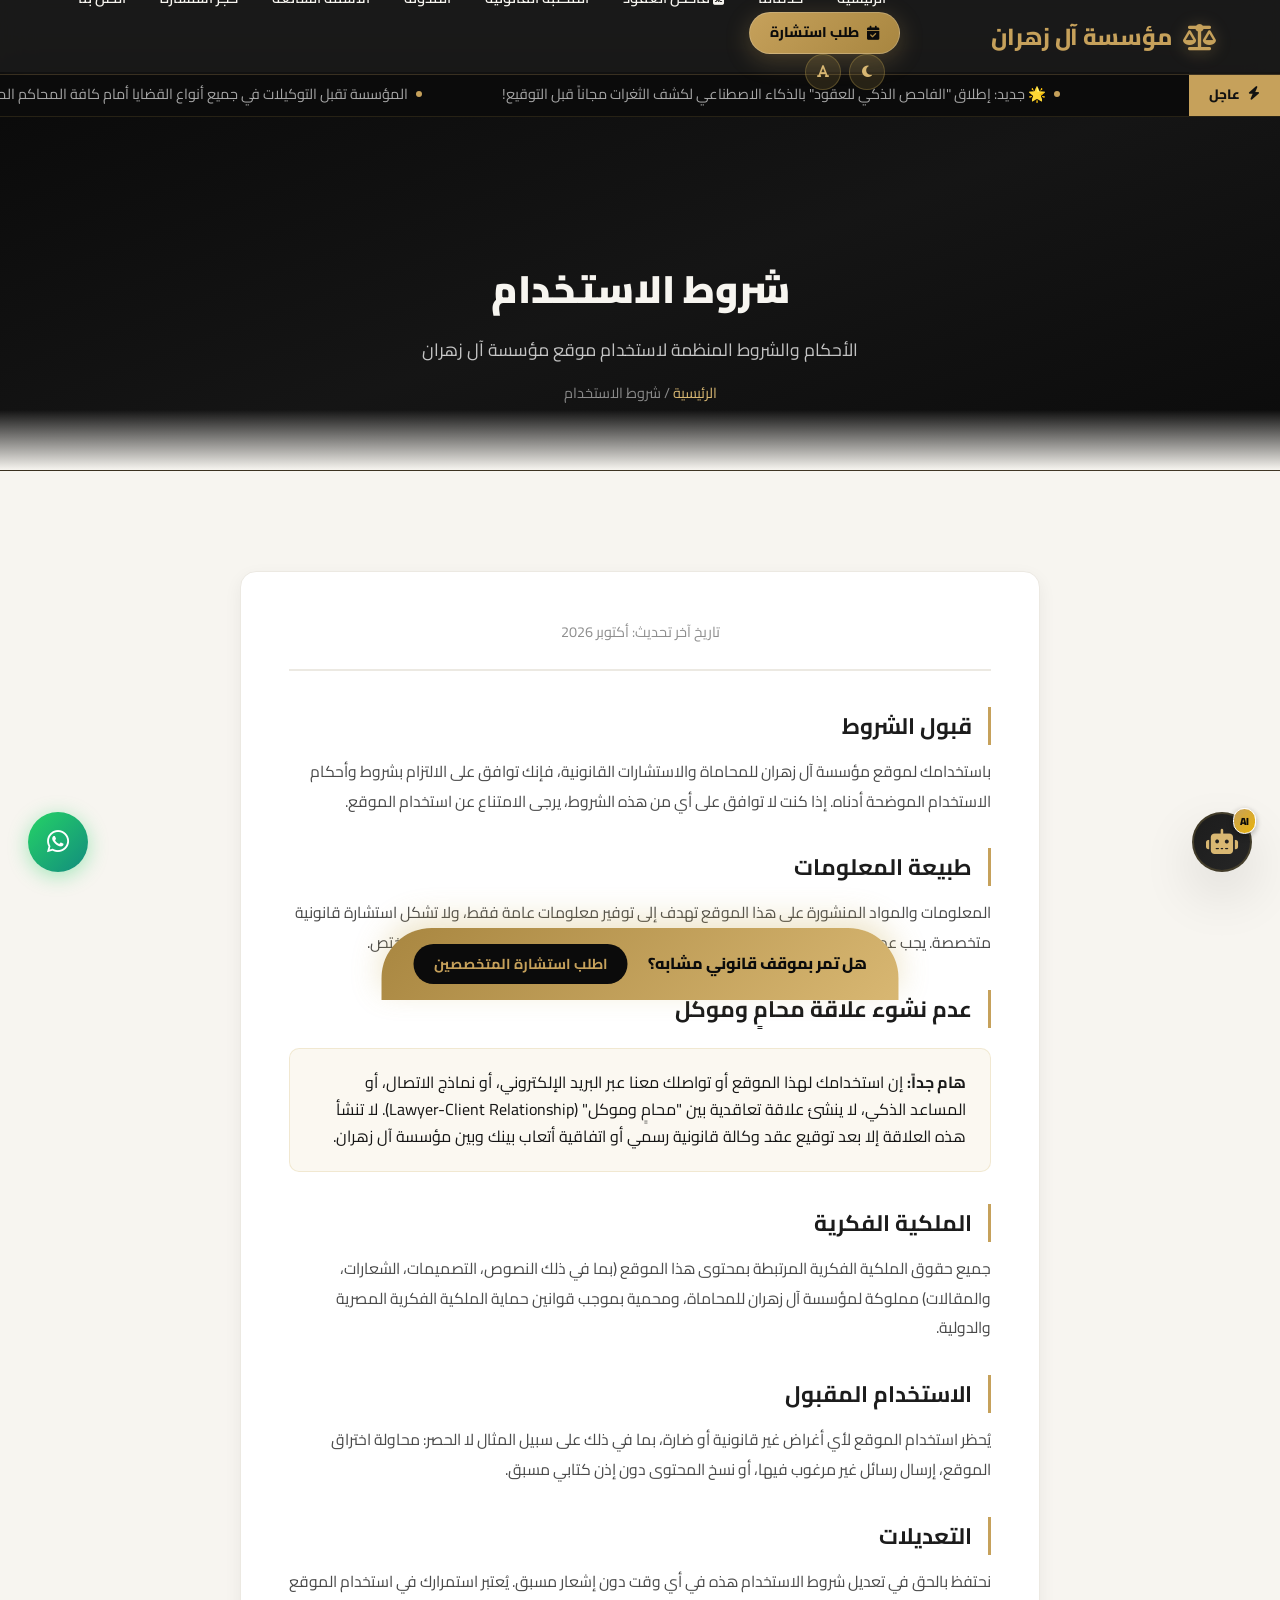
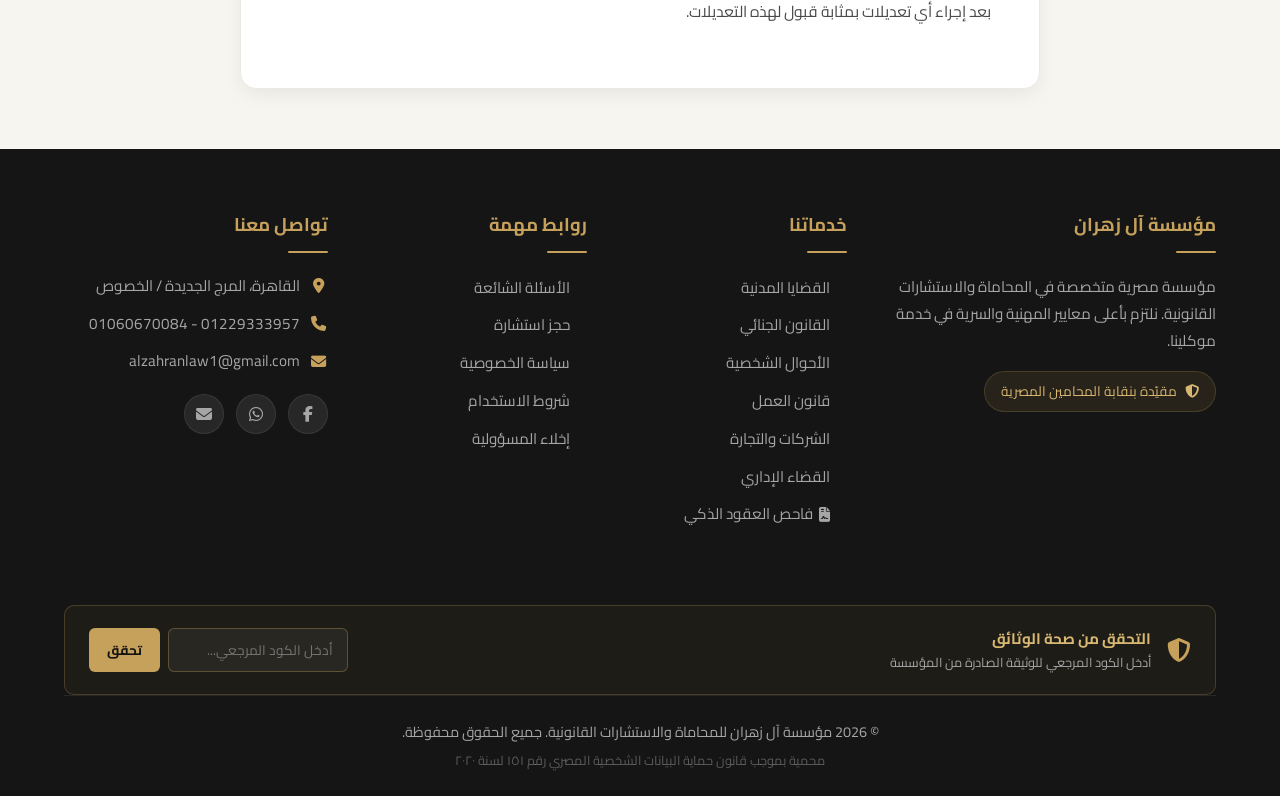
<file: terms.html>
<!DOCTYPE html>
<html lang="ar" dir="rtl">
<head>
    <meta charset="UTF-8">
    <meta name="viewport" content="width=device-width, initial-scale=1.0">
    <title>شروط الاستخدام - مؤسسة آل زهران</title>
    <meta name="description" content="شروط الاستخدام والأحكام المنظمة لموقع مؤسسة آل زهران للمحاماة والاستشارات القانونية.">
    <!-- CSS -->
    <link href="https://cdnjs.cloudflare.com/ajax/libs/font-awesome/6.5.0/css/all.min.css" rel="stylesheet">
    <link href="https://fonts.googleapis.com/css2?family=Cairo:wght@300;400;500;600;700;800;900&display=swap" rel="stylesheet">
    <link rel="stylesheet" href="css/style.css">
    <link rel="stylesheet" href="css/premium.css">
    <link rel="manifest" href="manifest.json">
    <meta name="theme-color" content="#0b1930">
        <link rel="canonical" href="https://alzahranlaw.com/terms.html">
    <meta property="og:type" content="website">
    <meta property="og:locale" content="ar_EG">
    <meta property="og:site_name" content="مؤسسة آل زهران للمحاماة والاستشارات القانونية">
    <meta property="og:title" content="شروط الاستخدام | مؤسسة آل زهران للمحاماة">
    <meta property="og:description" content="الشروط والأحكام المنظمة للتعامل الرقمي والاستشارات القانونية والتوكيل بمؤسسة آل زهران.">
    <meta property="og:url" content="https://alzahranlaw.com/terms.html">
    <meta property="og:image" content="https://alzahranlaw.com/AiArt_1753898582219.jpg">
    <meta name="twitter:card" content="summary_large_image">
    <script type="application/ld+json">
    {
      "@context": "https://schema.org",
      "@graph": [
        {
          "@type": "WebPage",
          "name": "شروط الاستخدام",
          "url": "https://alzahranlaw.com/terms.html"
        },
        {
          "@type": "BreadcrumbList",
          "itemListElement": [
            { "@type": "ListItem", "position": 1, "name": "الرئيسية", "item": "https://alzahranlaw.com/" },
            { "@type": "ListItem", "position": 2, "name": "شروط الاستخدام", "item": "https://alzahranlaw.com/terms.html" }
          ]
        }
      ]
    }
    </script>
</head>
<body>

    <!-- Header -->
    <header class="header" id="header">
        <div class="container">
            <div class="header-content">
                <a href="index.html" class="logo">
                    <i class="fas fa-balance-scale"></i>
                    <span>مؤسسة آل زهران</span>
                </a>
                <nav>
                    <ul class="nav-menu" id="navMenu">
                        <li><a href="index.html">الرئيسية</a></li>
                        <li><a href="index.html#services">خدماتنا</a></li>
                        <li><a href="contract-check.html"><i class="fas fa-file-contract"></i> فاحص العقود</a></li>
                        <li><a href="law.html">المكتبة القانونية</a></li>
                        <li><a href="blog.html">المدونة</a></li>
                        <li><a href="faq.html">الأسئلة الشائعة</a></li>
                        <li><a href="booking.html">حجز استشارة</a></li>
                        <li><a href="contact.html">اتصل بنا</a></li>
                    </ul>
                                        <a href="booking.html" class="btn-header-cta"><i class="fas fa-calendar-check"></i> <span>طلب استشارة</span></a>
                    <div class="accessibility-toolbar">
                        <button id="themeToggle" class="toolbar-btn" title="الوضع الليلي/النهاري"><i class="fas fa-moon"></i></button>
                        <button id="fontToggle" class="toolbar-btn" title="تكبير الخط"><i class="fas fa-font"></i></button>
                    </div>
                    <button class="mobile-menu-btn" id="mobileMenuBtn" aria-label="القائمة">
                        <i class="fas fa-bars"></i>
                    </button>
                </nav>
            </div>
        </div>
    </header>

    <section class="page-hero">
        <div class="container">
            <h1>شروط الاستخدام</h1>
            <p>الأحكام والشروط المنظمة لاستخدام موقع مؤسسة آل زهران</p>
            <div class="breadcrumb"><a href="index.html">الرئيسية</a> / شروط الاستخدام</div>
        </div>
    </section>

    <section class="legal-page">
        <div class="container">
            <div class="legal-content">
                <div class="legal-date">تاريخ آخر تحديث: أكتوبر 2026</div>
                
                <h2>قبول الشروط</h2>
                <p>باستخدامك لموقع مؤسسة آل زهران للمحاماة والاستشارات القانونية، فإنك توافق على الالتزام بشروط وأحكام الاستخدام الموضحة أدناه. إذا كنت لا توافق على أي من هذه الشروط، يرجى الامتناع عن استخدام الموقع.</p>
                
                <h2>طبيعة المعلومات</h2>
                <p>المعلومات والمواد المنشورة على هذا الموقع تهدف إلى توفير معلومات عامة فقط، ولا تشكل استشارة قانونية متخصصة. يجب عدم الاعتماد على هذه المعلومات لاتخاذ أي إجراء قانوني دون استشارة محامٍ مختص.</p>
                
                <h2>عدم نشوء علاقة محامٍ وموكل</h2>
                <div class="highlight-box">
                    <strong>هام جداً:</strong> إن استخدامك لهذا الموقع أو تواصلك معنا عبر البريد الإلكتروني، أو نماذج الاتصال، أو المساعد الذكي، لا ينشئ علاقة تعاقدية بين "محامٍ وموكل" (Lawyer-Client Relationship). لا تنشأ هذه العلاقة إلا بعد توقيع عقد وكالة قانونية رسمي أو اتفاقية أتعاب بينك وبين مؤسسة آل زهران.
                </div>
                
                <h2>الملكية الفكرية</h2>
                <p>جميع حقوق الملكية الفكرية المرتبطة بمحتوى هذا الموقع (بما في ذلك النصوص، التصميمات، الشعارات، والمقالات) مملوكة لمؤسسة آل زهران للمحاماة، ومحمية بموجب قوانين حماية الملكية الفكرية المصرية والدولية.</p>
                
                <h2>الاستخدام المقبول</h2>
                <p>يُحظر استخدام الموقع لأي أغراض غير قانونية أو ضارة، بما في ذلك على سبيل المثال لا الحصر: محاولة اختراق الموقع، إرسال رسائل غير مرغوب فيها، أو نسخ المحتوى دون إذن كتابي مسبق.</p>
                
                <h2>التعديلات</h2>
                <p>نحتفظ بالحق في تعديل شروط الاستخدام هذه في أي وقت دون إشعار مسبق. يُعتبر استمرارك في استخدام الموقع بعد إجراء أي تعديلات بمثابة قبول لهذه التعديلات.</p>
            </div>
        </div>
    </section>

    <!-- Footer -->
    <footer class="footer">
        <div class="container">
            <div class="footer-content">
                <div class="footer-section">
                    <h3>مؤسسة آل زهران</h3>
                    <p>مؤسسة مصرية متخصصة في المحاماة والاستشارات القانونية. نلتزم بأعلى معايير المهنية والسرية في خدمة موكلينا.</p>
                    <div class="footer-badge">
                        <i class="fas fa-shield-alt"></i>
                        <span>مقيّدة بنقابة المحامين المصرية</span>
                    </div>
                </div>
                <div class="footer-section">
                    <h3>خدماتنا</h3>
                    <ul class="footer-links">
                        <li><a href="index.html#services">القضايا المدنية</a></li>
                        <li><a href="index.html#services">القانون الجنائي</a></li>
                        <li><a href="index.html#services">الأحوال الشخصية</a></li>
                        <li><a href="index.html#services">قانون العمل</a></li>
                        <li><a href="index.html#services">الشركات والتجارة</a></li>
                        <li><a href="index.html#services">القضاء الإداري</a></li>
                        <li><a href="contract-check.html"><i class="fas fa-file-contract"></i> فاحص العقود الذكي</a></li>
                    </ul>
                </div>
                <div class="footer-section">
                    <h3>روابط مهمة</h3>
                    <ul class="footer-links">
                        <li><a href="faq.html">الأسئلة الشائعة</a></li>
                        <li><a href="booking.html">حجز استشارة</a></li>
                        <li><a href="privacy.html">سياسة الخصوصية</a></li>
                        <li><a href="terms.html">شروط الاستخدام</a></li>
                        <li><a href="disclaimer.html">إخلاء المسؤولية</a></li>
                    </ul>
                </div>
                <div class="footer-section">
                    <h3>تواصل معنا</h3>
                    <div class="footer-contact">
                        <p><i class="fas fa-map-marker-alt"></i> القاهرة، المرج الجديدة / الخصوص</p>
                        <p><i class="fas fa-phone"></i> 01229333957 - 01060670084</p>
                        <p><i class="fas fa-envelope"></i> alzahranlaw1@gmail.com</p>
                    </div>
                    <div class="social-links">
                        <a href="https://www.facebook.com/share/1EuJVYKeH9" target="_blank" aria-label="فيسبوك"><i class="fab fa-facebook-f"></i></a>
                        <a href="https://wa.me/201229333957" target="_blank" aria-label="واتساب"><i class="fab fa-whatsapp"></i></a>
                        <a href="mailto:alzahranlaw1@gmail.com" aria-label="بريد إلكتروني"><i class="fas fa-envelope"></i></a>
                    </div>
                </div>
            </div>
            <div class="footer-bottom">
                <p>&copy; <span id="currentYear"></span> مؤسسة آل زهران للمحاماة والاستشارات القانونية. جميع الحقوق محفوظة.</p>
                <p class="footer-legal">محمية بموجب قانون حماية البيانات الشخصية المصري رقم ١٥١ لسنة ٢٠٢٠</p>
            </div>
        </div>
    </footer>

    <!-- WhatsApp Float -->
    <a href="https://wa.me/201229333957" class="whatsapp-float" target="_blank" aria-label="تواصل عبر واتساب">
        <i class="fab fa-whatsapp"></i>
        <span class="whatsapp-tooltip">تواصل معنا</span>
    </a>

    <!-- Scroll to Top -->
    <button class="scroll-top" id="scrollTop" aria-label="العودة للأعلى">
        <i class="fas fa-arrow-up"></i>
    </button>

    <!-- Chatbot Widget -->
    <div class="chatbot-widget" id="chatbotWidget">
        <button class="chatbot-trigger" id="chatbotTrigger" aria-label="المساعد القانوني">
            <i class="fas fa-robot"></i>
        </button>
        <div class="chatbot-window" id="chatbotWindow">
            <div class="chatbot-header">
                <div class="chatbot-header-info">
                    <i class="fas fa-robot"></i>
                    <div>
                        <h4>المساعد القانوني الذكي</h4>
                        <small>للتوجيه فقط - لا يُغني عن استشارة المحامي</small>
                    </div>
                </div>
                <button class="chatbot-close" id="chatbotClose"><i class="fas fa-times"></i></button>
            </div>
            <div class="chatbot-messages" id="chatMessages"></div>
            <div class="chatbot-input">
                <input type="text" id="chatInput" placeholder="اكتب سؤالك القانوني...">
                <button id="chatSend"><i class="fas fa-paper-plane"></i></button>
            </div>
        </div>
    </div>

    <!-- Scripts -->
    <script src="js/main.js"></script>
    <script src="js/premium.js"></script>
    <script src="js/chatbot.js"></script>
</body>
</html>
</file>
<file: css/style.css>
/* ============================================
   مؤسسة آل زهران للمحاماة والاستشارات القانونية
   Design System — Premium Law Firm CSS
   ============================================ */

/* === Custom Properties === */
:root {
    /* Luxury Legal Brand Palette */
    --color-charcoal: #151515;       /* Charcoal Black */
    --color-deep-black: #0B0B0B;     /* Deep Black */
    --color-gold: #C6A15B;           /* Luxury Gold */
    --color-gold-hover: #D4AF37;     /* Bright Luxury Gold */
    --color-gold-deep: #9F7E3B;      /* Deep Burnished Gold */
    --color-gold-light: #E5C77F;     /* Soft Gold */
    --color-ivory: #F7F5F0;          /* Ivory White */
    --color-soft-gray: #A6A6A6;      /* Soft Gray */
    --color-gray-dark: #666666;

    /* Semantic Primary Palette */
    --primary-950: #0B0B0B;
    --primary-900: #121212;
    --primary-800: #151515;
    --primary-700: #1C1C1C;
    --primary-600: #262626;
    --primary-500: #333333;
    --primary-400: #444444;
    --primary-300: #555555;

    /* Gold Accents */
    --gold-700: #8C6D2E;
    --gold-600: #A88640;
    --gold-500: #C6A15B;
    --gold-400: #D8B772;
    --gold-300: #E6CD92;
    --gold-200: #F4E4BC;

    /* Surfaces */
    --bg-body: #F7F5F0;              /* Ivory White Base */
    --bg-card: #FFFFFF;              /* Crisp White Card */
    --bg-alt: #EFECE6;               /* Warm Ivory Alt */
    --bg-dark: #151515;              /* Charcoal Black Dark */
    --bg-dark-alt: #0B0B0B;          /* Deep Black */

    /* Typography Colors */
    --text-primary: #151515;         /* Charcoal Primary Text */
    --text-secondary: #4A4A4A;       /* Refined Body Text */
    --text-muted: #8E8E8E;           /* Muted Text */
    --text-on-dark: #F7F5F0;         /* Ivory Text on Dark */
    --text-on-dark-muted: #A6A6A6;   /* Soft Gray on Dark */

    /* Borders */
    --border-color: #E2DFD7;
    --border-light: #ECE9E2;
    --border-gold: rgba(198, 161, 91, 0.25);

    /* Feedback */
    --success: #2E7D32;
    --error: #C62828;
    --warning: #F57F17;
    --info: #1565C0;

    /* Shadows */
    --shadow-sm: 0 2px 6px rgba(11, 11, 11, 0.04);
    --shadow-md: 0 6px 18px rgba(11, 11, 11, 0.06);
    --shadow-lg: 0 14px 38px rgba(11, 11, 11, 0.08);
    --shadow-xl: 0 22px 55px rgba(11, 11, 11, 0.12);
    --shadow-gold: 0 6px 25px rgba(198, 161, 91, 0.28);
    --shadow-gold-hover: 0 10px 35px rgba(198, 161, 91, 0.42);

    /* Typography */
    --font-family: 'Cairo', system-ui, -apple-system, sans-serif;

    /* Transitions */
    --transition-fast: 0.2s cubic-bezier(0.4, 0, 0.2, 1);
    --transition-base: 0.35s cubic-bezier(0.4, 0, 0.2, 1);
    --transition-slow: 0.6s cubic-bezier(0.4, 0, 0.2, 1);

    /* Border Radius */
    --radius-sm: 6px;
    --radius-md: 10px;
    --radius-lg: 16px;
    --radius-xl: 24px;
    --radius-full: 9999px;
}

/* === Reset & Base === */
*,
*::before,
*::after {
    margin: 0;
    padding: 0;
    box-sizing: border-box;
}

html {
    scroll-behavior: smooth;
    font-size: 16px;
}

body {
    font-family: var(--font-family);
    line-height: 1.7;
    color: var(--text-primary);
    background: var(--bg-body);
    -webkit-font-smoothing: antialiased;
    overflow-x: hidden;
}

img {
    max-width: 100%;
    height: auto;
    display: block;
}

a {
    color: inherit;
    text-decoration: none;
    transition: color var(--transition-fast);
}

ul, ol {
    list-style: none;
}

button {
    font-family: inherit;
    cursor: pointer;
    border: none;
    background: none;
}

input, textarea, select {
    font-family: inherit;
    font-size: 1rem;
}

/* === Layout === */
.container {
    max-width: 1200px;
    margin: 0 auto;
    padding: 0 24px;
}

.section {
    padding: 90px 0;
}

.section--dark {
    background: linear-gradient(135deg, var(--primary-900) 0%, var(--primary-700) 100%);
    color: var(--text-on-dark);
}

.section--alt {
    background: var(--bg-alt);
}

.section-header {
    text-align: center;
    margin-bottom: 60px;
}

.section-header h2 {
    font-size: 2.4rem;
    font-weight: 800;
    color: var(--primary-700);
    margin-bottom: 12px;
    position: relative;
    display: inline-block;
}

.section--dark .section-header h2 {
    color: #fff;
}

.section-header h2::after {
    content: '';
    position: absolute;
    bottom: -8px;
    right: 50%;
    transform: translateX(50%);
    width: 60px;
    height: 3px;
    background: var(--gold-500);
    border-radius: 2px;
}

.section-header p {
    font-size: 1.1rem;
    color: var(--text-muted);
    max-width: 600px;
    margin: 16px auto 0;
}

.section--dark .section-header p {
    color: var(--text-on-dark-muted);
}

/* === Header & Navigation === */
.header {
    position: fixed;
    top: 0;
    width: 100%;
    z-index: 1000;
    background: rgba(11, 11, 11, 0.94);
    backdrop-filter: blur(16px);
    -webkit-backdrop-filter: blur(16px);
    border-bottom: 1px solid rgba(198, 161, 91, 0.22);
    padding: 0;
    transition: all var(--transition-base);
}

.header.scrolled {
    background: rgba(11, 11, 11, 0.98);
    box-shadow: 0 8px 32px rgba(0, 0, 0, 0.55);
    border-bottom-color: rgba(198, 161, 91, 0.35);
}

.header-content {
    display: flex;
    justify-content: space-between;
    align-items: center;
    height: 74px;
}

.logo {
    display: flex;
    align-items: center;
    gap: 12px;
    font-size: 1.45rem;
    font-weight: 800;
    color: var(--gold-500) !important;
    text-decoration: none;
    letter-spacing: -0.3px;
    transition: all var(--transition-fast);
}

.logo:hover {
    color: var(--gold-400) !important;
    transform: translateY(-1px);
}

.logo i {
    font-size: 1.65rem;
    color: var(--gold-500);
    filter: drop-shadow(0 2px 8px rgba(198, 161, 91, 0.35));
}

.nav-menu {
    display: flex;
    align-items: center;
    gap: 6px;
}

.nav-menu li a {
    color: var(--color-ivory);
    font-weight: 600;
    font-size: 0.92rem;
    padding: 8px 14px;
    border-radius: var(--radius-sm);
    transition: all var(--transition-fast);
    white-space: nowrap;
    position: relative;
}

.nav-menu li a:hover,
.nav-menu li a.active {
    color: var(--gold-400);
    background: rgba(198, 161, 91, 0.12);
}

.nav-menu li a.active::after {
    content: '';
    position: absolute;
    bottom: 2px;
    left: 14px;
    right: 14px;
    height: 2px;
    background: var(--gold-500);
    border-radius: 2px;
}

.header-actions {
    display: flex;
    align-items: center;
    gap: 12px;
}

.btn-header-cta {
    display: inline-flex;
    align-items: center;
    gap: 8px;
    background: linear-gradient(135deg, var(--gold-500) 0%, var(--gold-600) 100%);
    color: var(--primary-950) !important;
    font-size: 0.88rem;
    font-weight: 800;
    padding: 8px 20px;
    border-radius: var(--radius-full);
    box-shadow: var(--shadow-gold);
    transition: all var(--transition-base);
    white-space: nowrap;
    border: 1px solid rgba(255, 255, 255, 0.2);
    text-decoration: none;
}

.btn-header-cta:hover {
    background: linear-gradient(135deg, var(--gold-400) 0%, var(--gold-500) 100%);
    transform: translateY(-2px);
    box-shadow: var(--shadow-gold-hover);
}

@media (max-width: 1024px) {
    .btn-header-cta { display: none; }
}

.mobile-menu-btn {
    display: none;
    color: var(--color-ivory);
    font-size: 1.5rem;
    padding: 8px;
    border-radius: 6px;
    transition: color 0.2s;
}

.mobile-menu-btn:hover {
    color: var(--gold-500);
}

/* === Hero Section === */
.hero {
    position: relative;
    min-height: 92vh;
    display: flex;
    align-items: center;
    justify-content: center;
    text-align: center;
    color: #fff;
    overflow: hidden;
    padding-top: 74px;
    background: var(--color-charcoal);
}

.hero::before {
    content: '';
    position: absolute;
    inset: 0;
    background: url('../AiArt_1753898582219.jpg') center/cover no-repeat;
    z-index: 0;
    filter: brightness(0.65) contrast(1.1);
}

.hero::after {
    content: '';
    position: absolute;
    inset: 0;
    background: linear-gradient(
        160deg,
        rgba(11, 11, 11, 0.94) 0%,
        rgba(21, 21, 21, 0.88) 45%,
        rgba(11, 11, 11, 0.96) 100%
    );
    z-index: 1;
}

.hero-content {
    position: relative;
    z-index: 2;
    max-width: 860px;
    padding: 0 24px;
}

.hero-badge {
    display: inline-flex;
    align-items: center;
    gap: 10px;
    background: rgba(198, 161, 91, 0.12);
    border: 1px solid rgba(198, 161, 91, 0.35);
    color: var(--gold-400);
    padding: 8px 24px;
    border-radius: 50px;
    font-size: 0.92rem;
    font-weight: 700;
    margin-bottom: 24px;
    backdrop-filter: blur(8px);
    box-shadow: 0 4px 18px rgba(0, 0, 0, 0.3);
}

.hero-title {
    font-size: 3.4rem;
    font-weight: 900;
    line-height: 1.25;
    margin-bottom: 22px;
    color: var(--color-ivory);
    text-shadow: 0 4px 20px rgba(0, 0, 0, 0.4);
}

.hero-title span {
    color: var(--gold-500);
    position: relative;
    display: inline-block;
}

.hero-subtitle {
    font-size: 1.22rem;
    line-height: 1.85;
    color: var(--color-soft-gray);
    max-width: 700px;
    margin: 0 auto 36px;
    font-weight: 400;
}

.hero-actions {
    display: flex;
    gap: 16px;
    justify-content: center;
    flex-wrap: wrap;
}

.hero-stats {
    display: flex;
    justify-content: center;
    gap: 48px;
    margin-top: 56px;
    padding-top: 40px;
    border-top: 1px solid rgba(198, 161, 91, 0.2);
}

.hero-stat {
    text-align: center;
}

.hero-stat-number {
    font-size: 2.4rem;
    font-weight: 900;
    color: var(--gold-500);
    line-height: 1;
    margin-bottom: 4px;
}

.hero-stat-label {
    font-size: 0.95rem;
    color: var(--color-soft-gray);
}

/* === Buttons === */
.btn {
    display: inline-flex;
    align-items: center;
    justify-content: center;
    gap: 10px;
    padding: 14px 34px;
    border-radius: 50px;
    font-weight: 700;
    font-size: 1rem;
    transition: all var(--transition-base);
    cursor: pointer;
    border: 2px solid transparent;
    text-decoration: none;
    line-height: 1.4;
}

.btn--primary {
    background: linear-gradient(135deg, var(--gold-500) 0%, var(--gold-600) 100%);
    color: var(--primary-950);
    border-color: var(--gold-500);
    box-shadow: var(--shadow-gold);
}

.btn--primary:hover {
    background: linear-gradient(135deg, var(--gold-400) 0%, var(--gold-500) 100%);
    transform: translateY(-2px);
    box-shadow: var(--shadow-gold-hover);
    color: var(--primary-950);
}

.btn--secondary {
    background: rgba(21, 21, 21, 0.5);
    color: var(--color-ivory);
    border-color: rgba(198, 161, 91, 0.5);
    backdrop-filter: blur(8px);
}

.btn--secondary:hover {
    background: var(--gold-500);
    color: var(--primary-950);
    border-color: var(--gold-500);
    transform: translateY(-2px);
    box-shadow: var(--shadow-gold);
}

.btn--outline {
    background: transparent;
    color: var(--gold-600);
    border-color: var(--gold-500);
}

.btn--outline:hover {
    background: var(--gold-500);
    color: var(--primary-950);
    transform: translateY(-2px);
}

.btn--dark {
    background: var(--primary-800);
    color: var(--color-ivory);
    border-color: rgba(198, 161, 91, 0.3);
}

.btn--dark:hover {
    background: var(--primary-700);
    border-color: var(--gold-500);
}

.btn--sm {
    padding: 10px 22px;
    font-size: 0.9rem;
}

.btn--block {
    width: 100%;
}

/* === Stats Bar === */
.stats-bar {
    background: linear-gradient(135deg, #151515 0%, #0B0B0B 100%);
    padding: 50px 0;
    position: relative;
    border-top: 1px solid rgba(198, 161, 91, 0.22);
    border-bottom: 1px solid rgba(198, 161, 91, 0.22);
}

.stats-bar::before {
    content: '';
    position: absolute;
    top: 0;
    left: 0;
    right: 0;
    height: 1px;
    background: linear-gradient(90deg, transparent, var(--gold-500), transparent);
}

.stats-grid {
    display: grid;
    grid-template-columns: repeat(3, 1fr);
    gap: 32px;
    text-align: center;
}

.stat-item {
    padding: 16px;
    position: relative;
}

.stat-number {
    font-size: 3rem;
    font-weight: 900;
    color: var(--gold-500);
    line-height: 1.1;
    margin-bottom: 6px;
    letter-spacing: -1px;
}

.stat-label {
    font-size: 1.05rem;
    color: var(--color-soft-gray);
    font-weight: 600;
}

/* === Service Cards === */
.services-grid {
    display: grid;
    grid-template-columns: repeat(auto-fit, minmax(340px, 1fr));
    gap: 30px;
}

.service-card {
    background: var(--bg-card);
    border-radius: var(--radius-lg);
    padding: 40px 32px;
    text-align: center;
    box-shadow: var(--shadow-md);
    transition: all var(--transition-base);
    position: relative;
    overflow: hidden;
    border: 1px solid var(--border-color);
}

.service-card::before {
    content: '';
    position: absolute;
    top: 0;
    right: 0;
    left: 0;
    height: 4px;
    background: linear-gradient(90deg, transparent, var(--gold-500), transparent);
    transform: scaleX(0);
    transform-origin: center;
    transition: transform var(--transition-base);
}

.service-card:hover {
    transform: translateY(-8px);
    box-shadow: var(--shadow-xl), 0 0 25px rgba(198, 161, 91, 0.15);
    border-color: rgba(198, 161, 91, 0.4);
}

.service-card:hover::before {
    transform: scaleX(1);
}

.service-icon {
    width: 76px;
    height: 76px;
    border-radius: var(--radius-lg);
    background: rgba(198, 161, 91, 0.12);
    border: 1px solid rgba(198, 161, 91, 0.25);
    display: flex;
    align-items: center;
    justify-content: center;
    margin: 0 auto 24px;
    font-size: 1.9rem;
    color: var(--gold-500);
    transition: all var(--transition-base);
}

.service-card:hover .service-icon {
    background: linear-gradient(135deg, var(--gold-500) 0%, #B38E46 100%);
    color: var(--primary-950);
    transform: scale(1.08);
    box-shadow: 0 8px 25px rgba(198, 161, 91, 0.35);
}

.service-card h3 {
    font-size: 1.35rem;
    font-weight: 800;
    color: var(--text-primary);
    margin-bottom: 14px;
}

.service-card p {
    font-size: 0.98rem;
    color: var(--text-secondary);
    line-height: 1.75;
}

.service-action-link {
    display: inline-flex;
    align-items: center;
    gap: 8px;
    margin-top: 20px;
    color: var(--gold-600);
    font-weight: 700;
    font-size: 0.92rem;
    transition: all 0.2s;
}

.service-action-link:hover {
    color: var(--gold-400);
    transform: translateX(-4px);
}

/* === Why Choose Us Section === */
.why-choose-section {
    padding: 95px 0;
    background: var(--bg-card);
    border-top: 1px solid var(--border-color);
    border-bottom: 1px solid var(--border-color);
}

.why-grid {
    display: grid;
    grid-template-columns: repeat(auto-fit, minmax(260px, 1fr));
    gap: 30px;
}

.why-card {
    background: var(--bg-body);
    border: 1px solid var(--border-color);
    border-radius: var(--radius-lg);
    padding: 36px 28px;
    text-align: right;
    transition: all var(--transition-base);
    position: relative;
}

.why-card:hover {
    transform: translateY(-6px);
    border-color: var(--gold-500);
    box-shadow: var(--shadow-lg), 0 0 20px rgba(198, 161, 91, 0.12);
}

.why-icon {
    width: 62px;
    height: 62px;
    border-radius: 12px;
    background: rgba(198, 161, 91, 0.15);
    border: 1px solid rgba(198, 161, 91, 0.3);
    color: var(--gold-500);
    display: flex;
    align-items: center;
    justify-content: center;
    font-size: 1.6rem;
    margin-bottom: 22px;
}

.why-card h4 {
    font-size: 1.25rem;
    font-weight: 800;
    color: var(--text-primary);
    margin-bottom: 12px;
}

.why-card p {
    font-size: 0.96rem;
    color: var(--text-secondary);
    line-height: 1.75;
}

/* === About Section === */
.about-content {
    display: grid;
    grid-template-columns: 1fr 1fr;
    gap: 60px;
    align-items: center;
}

.about-text h2 {
    font-size: 2.2rem;
    font-weight: 800;
    color: var(--primary-700);
    margin-bottom: 20px;
}

.about-text p {
    font-size: 1.05rem;
    color: var(--text-secondary);
    margin-bottom: 16px;
    line-height: 1.8;
}

.about-features {
    display: grid;
    grid-template-columns: 1fr 1fr;
    gap: 16px;
    margin: 28px 0;
}

.about-feature {
    display: flex;
    align-items: center;
    gap: 10px;
    font-weight: 600;
    color: var(--primary-700);
    font-size: 0.95rem;
}

.about-feature i {
    color: var(--gold-500);
    font-size: 1.1rem;
}

.about-image-wrapper {
    position: relative;
    border-radius: var(--radius-lg);
    overflow: hidden;
    box-shadow: var(--shadow-xl);
}

.about-image-wrapper::after {
    content: '';
    position: absolute;
    inset: 0;
    border: 3px solid rgba(200,169,81,0.2);
    border-radius: var(--radius-lg);
    pointer-events: none;
}

.about-image-wrapper img {
    width: 100%;
    height: 480px;
    object-fit: cover;
}

/* === Team Section === */
.team-grid {
    display: grid;
    grid-template-columns: repeat(auto-fit, minmax(300px, 1fr));
    gap: 32px;
    justify-items: center;
}

.team-card {
    background: var(--bg-card);
    border-radius: var(--radius-lg);
    overflow: hidden;
    box-shadow: var(--shadow-md);
    transition: all var(--transition-base);
    max-width: 380px;
    width: 100%;
    border: 1px solid var(--border-light);
}

.team-card:hover {
    transform: translateY(-6px);
    box-shadow: var(--shadow-xl);
}

.team-card-image {
    height: 280px;
    background: linear-gradient(135deg, var(--primary-800) 0%, var(--primary-600) 100%);
    display: flex;
    align-items: center;
    justify-content: center;
    position: relative;
    overflow: hidden;
}

.team-card-image img {
    width: 100%;
    height: 100%;
    object-fit: cover;
}

.team-card-image .team-placeholder {
    font-size: 4rem;
    color: var(--gold-500);
}

.team-card-info {
    padding: 24px;
    text-align: center;
}

.team-card-info h4 {
    font-size: 1.25rem;
    font-weight: 700;
    color: var(--primary-700);
    margin-bottom: 6px;
}

.team-card-info .role {
    color: var(--gold-600);
    font-weight: 600;
    font-size: 0.95rem;
    margin-bottom: 16px;
}

.team-social {
    display: flex;
    justify-content: center;
    gap: 12px;
}

.team-social a {
    width: 38px;
    height: 38px;
    border-radius: var(--radius-full);
    background: var(--bg-alt);
    display: flex;
    align-items: center;
    justify-content: center;
    color: var(--primary-600);
    font-size: 1rem;
    transition: all var(--transition-fast);
}

.team-social a:hover {
    background: var(--primary-600);
    color: var(--gold-400);
    transform: translateY(-2px);
}

/* === Trust Badges === */
.trust-section {
    background: var(--bg-card);
    padding: 48px 0;
    border-top: 1px solid var(--border-light);
    border-bottom: 1px solid var(--border-light);
}

.trust-grid {
    display: grid;
    grid-template-columns: repeat(auto-fit, minmax(220px, 1fr));
    gap: 32px;
    text-align: center;
}

.trust-item {
    display: flex;
    flex-direction: column;
    align-items: center;
    gap: 12px;
}

.trust-item i {
    font-size: 2rem;
    color: var(--gold-500);
}

.trust-item h4 {
    font-size: 1rem;
    font-weight: 700;
    color: var(--primary-700);
}

.trust-item p {
    font-size: 0.85rem;
    color: var(--text-muted);
}

/* === Blog Preview === */
.blog-preview-grid {
    display: grid;
    grid-template-columns: repeat(auto-fit, minmax(320px, 1fr));
    gap: 28px;
}

.blog-preview-card {
    background: var(--bg-card);
    border-radius: var(--radius-lg);
    overflow: hidden;
    box-shadow: var(--shadow-md);
    transition: all var(--transition-base);
    border: 1px solid var(--border-light);
}

.blog-preview-card:hover {
    transform: translateY(-5px);
    box-shadow: var(--shadow-lg);
}

.blog-preview-card .card-body {
    padding: 24px;
}

.blog-preview-card h3 {
    font-size: 1.15rem;
    font-weight: 700;
    color: var(--primary-700);
    margin-bottom: 8px;
    line-height: 1.5;
}

.blog-preview-card .meta {
    font-size: 0.85rem;
    color: var(--text-muted);
    margin-bottom: 12px;
}

.blog-preview-card p {
    font-size: 0.95rem;
    color: var(--text-secondary);
    line-height: 1.7;
}

.blog-preview-card .read-more {
    display: inline-flex;
    align-items: center;
    gap: 6px;
    color: var(--gold-600);
    font-weight: 600;
    font-size: 0.9rem;
    margin-top: 16px;
    transition: all var(--transition-fast);
}

.blog-preview-card .read-more:hover {
    color: var(--primary-600);
    gap: 10px;
}

/* === Contact Section === */
.contact-grid {
    display: grid;
    grid-template-columns: 1fr 1fr;
    gap: 40px;
}

.contact-info-card {
    background: var(--bg-card);
    border-radius: var(--radius-lg);
    padding: 36px;
    box-shadow: var(--shadow-md);
    border: 1px solid var(--border-light);
}

.contact-info-card h3 {
    font-size: 1.4rem;
    font-weight: 700;
    color: var(--primary-700);
    margin-bottom: 28px;
}

.contact-item {
    display: flex;
    align-items: flex-start;
    gap: 16px;
    margin-bottom: 24px;
}

.contact-item-icon {
    width: 48px;
    height: 48px;
    border-radius: var(--radius-md);
    background: linear-gradient(135deg, rgba(26,54,93,0.08), rgba(200,169,81,0.08));
    display: flex;
    align-items: center;
    justify-content: center;
    color: var(--primary-600);
    font-size: 1.2rem;
    flex-shrink: 0;
}

.contact-item-text strong {
    display: block;
    color: var(--primary-700);
    margin-bottom: 4px;
    font-size: 0.95rem;
}

.contact-item-text span {
    color: var(--text-secondary);
    font-size: 0.95rem;
    line-height: 1.6;
}

/* === Forms === */
.form-card {
    background: var(--bg-card);
    border-radius: var(--radius-lg);
    padding: 36px;
    box-shadow: var(--shadow-md);
    border: 1px solid var(--border-light);
}

.form-card h3 {
    font-size: 1.4rem;
    font-weight: 700;
    color: var(--primary-700);
    margin-bottom: 28px;
}

.form-group {
    margin-bottom: 20px;
}

.form-label {
    display: block;
    font-weight: 600;
    color: var(--primary-700);
    margin-bottom: 8px;
    font-size: 0.95rem;
}

.form-input,
.form-textarea,
.form-select {
    width: 100%;
    padding: 14px 16px;
    border: 2px solid var(--border-color);
    border-radius: var(--radius-md);
    font-size: 1rem;
    color: var(--text-primary);
    background: var(--bg-card);
    transition: all var(--transition-fast);
}

.form-input:focus,
.form-textarea:focus,
.form-select:focus {
    outline: none;
    border-color: var(--primary-500);
    box-shadow: 0 0 0 3px rgba(44,82,130,0.12);
}

.form-textarea {
    resize: vertical;
    min-height: 120px;
}

.form-hint {
    font-size: 0.85rem;
    color: var(--text-muted);
    margin-top: 6px;
    display: flex;
    align-items: center;
    gap: 6px;
}

.form-hint i {
    color: var(--gold-500);
}

.form-row {
    display: grid;
    grid-template-columns: 1fr 1fr;
    gap: 16px;
}

/* === Footer === */
.footer {
    background: var(--bg-dark);
    color: var(--text-on-dark);
    padding-top: 60px;
}

.footer-content {
    display: grid;
    grid-template-columns: 1.5fr 1fr 1fr 1.2fr;
    gap: 40px;
    padding-bottom: 40px;
}

.footer-section h3 {
    color: var(--gold-500);
    font-size: 1.15rem;
    font-weight: 700;
    margin-bottom: 20px;
    position: relative;
    padding-bottom: 12px;
}

.footer-section h3::after {
    content: '';
    position: absolute;
    bottom: 0;
    right: 0;
    width: 40px;
    height: 2px;
    background: var(--gold-500);
    border-radius: 1px;
}

.footer-section > p {
    color: var(--text-on-dark-muted);
    font-size: 0.95rem;
    line-height: 1.8;
}

.footer-badge {
    display: inline-flex;
    align-items: center;
    gap: 8px;
    margin-top: 16px;
    background: rgba(200, 169, 81, 0.1);
    border: 1px solid rgba(200, 169, 81, 0.2);
    padding: 8px 16px;
    border-radius: 50px;
    font-size: 0.85rem;
    color: var(--gold-400);
}

.footer-links li {
    margin-bottom: 10px;
}

.footer-links a {
    color: var(--text-on-dark-muted);
    font-size: 0.95rem;
    transition: all var(--transition-fast);
    display: inline-flex;
    align-items: center;
    gap: 6px;
}

.footer-links a::before {
    content: '←';
    font-size: 0.8rem;
    opacity: 0;
    transition: all var(--transition-fast);
}

.footer-links a:hover {
    color: var(--gold-400);
    padding-right: 8px;
}

.footer-links a:hover::before {
    opacity: 1;
}

.footer-contact p {
    display: flex;
    align-items: center;
    gap: 10px;
    color: var(--text-on-dark-muted);
    font-size: 0.95rem;
    margin-bottom: 12px;
}

.footer-contact i {
    color: var(--gold-500);
    width: 18px;
    text-align: center;
}

.social-links {
    display: flex;
    gap: 12px;
    margin-top: 20px;
}

.social-links a {
    width: 40px;
    height: 40px;
    border-radius: var(--radius-full);
    background: rgba(255,255,255,0.08);
    display: flex;
    align-items: center;
    justify-content: center;
    color: var(--text-on-dark-muted);
    font-size: 1rem;
    transition: all var(--transition-fast);
    border: 1px solid rgba(255,255,255,0.08);
}

.social-links a:hover {
    background: var(--gold-500);
    color: var(--primary-900);
    border-color: var(--gold-500);
    transform: translateY(-3px);
}

.footer-bottom {
    text-align: center;
    padding: 24px 0;
    border-top: 1px solid rgba(255,255,255,0.08);
}

.footer-bottom p {
    color: var(--text-on-dark-muted);
    font-size: 0.9rem;
}

.footer-legal {
    font-size: 0.8rem !important;
    color: rgba(255,255,255,0.3) !important;
    margin-top: 6px;
}

/* === WhatsApp Float === */
.whatsapp-float {
    position: fixed;
    bottom: 28px;
    left: 28px;
    z-index: 900;
    width: 60px;
    height: 60px;
    background: #25D366;
    color: #fff;
    border-radius: var(--radius-full);
    display: flex;
    align-items: center;
    justify-content: center;
    font-size: 1.8rem;
    box-shadow: 0 4px 20px rgba(37, 211, 102, 0.4);
    transition: all var(--transition-base);
    text-decoration: none;
}

.whatsapp-float:hover {
    transform: scale(1.1);
    box-shadow: 0 6px 30px rgba(37, 211, 102, 0.5);
}

.whatsapp-tooltip {
    position: absolute;
    left: 72px;
    background: var(--primary-900);
    color: #fff;
    padding: 6px 14px;
    border-radius: var(--radius-sm);
    font-size: 0.85rem;
    white-space: nowrap;
    opacity: 0;
    pointer-events: none;
    transition: opacity var(--transition-fast);
}

.whatsapp-float:hover .whatsapp-tooltip {
    opacity: 1;
}

/* === Scroll to Top === */
.scroll-top {
    position: fixed;
    bottom: 100px;
    left: 28px;
    z-index: 900;
    width: 46px;
    height: 46px;
    background: var(--primary-700);
    color: #fff;
    border-radius: var(--radius-full);
    display: flex;
    align-items: center;
    justify-content: center;
    font-size: 1.1rem;
    box-shadow: var(--shadow-lg);
    opacity: 0;
    visibility: hidden;
    transform: translateY(20px);
    transition: all var(--transition-base);
    border: none;
    cursor: pointer;
}

.scroll-top.visible {
    opacity: 1;
    visibility: visible;
    transform: translateY(0);
}

.scroll-top:hover {
    background: var(--gold-500);
    color: var(--primary-900);
}

/* === Chatbot Widget === */
.chatbot-widget {
    position: fixed;
    bottom: 28px;
    right: 28px;
    z-index: 950;
}

.chatbot-trigger {
    width: 60px;
    height: 60px;
    border-radius: var(--radius-full);
    background: linear-gradient(135deg, var(--primary-700) 0%, var(--primary-600) 100%);
    color: var(--gold-400);
    font-size: 1.6rem;
    display: flex;
    align-items: center;
    justify-content: center;
    box-shadow: var(--shadow-xl);
    cursor: pointer;
    border: 2px solid rgba(200,169,81,0.2);
    transition: all var(--transition-base);
}

.chatbot-trigger:hover {
    transform: scale(1.08);
    box-shadow: 0 8px 30px rgba(26,54,93,0.4);
}

.chatbot-trigger.active {
    display: none;
}

.chatbot-window {
    display: none;
    position: absolute;
    bottom: 0;
    right: 0;
    width: 380px;
    max-height: 520px;
    background: var(--bg-card);
    border-radius: var(--radius-lg);
    box-shadow: var(--shadow-xl);
    overflow: hidden;
    flex-direction: column;
    border: 1px solid var(--border-color);
    animation: chatbotSlideUp 0.3s ease;
}

.chatbot-window.open {
    display: flex;
}

@keyframes chatbotSlideUp {
    from { opacity: 0; transform: translateY(20px); }
    to   { opacity: 1; transform: translateY(0); }
}

.chatbot-header {
    background: linear-gradient(135deg, var(--primary-800) 0%, var(--primary-600) 100%);
    color: #fff;
    padding: 16px 20px;
    display: flex;
    align-items: center;
    justify-content: space-between;
}

.chatbot-header-info {
    display: flex;
    align-items: center;
    gap: 12px;
}

.chatbot-header-info i {
    font-size: 1.4rem;
    color: var(--gold-400);
}

.chatbot-header-info h4 {
    font-size: 0.95rem;
    font-weight: 700;
    margin-bottom: 2px;
}

.chatbot-header-info small {
    font-size: 0.72rem;
    opacity: 0.7;
    display: block;
}

.chatbot-close {
    color: rgba(255,255,255,0.7);
    font-size: 1.2rem;
    padding: 4px;
    cursor: pointer;
    transition: color var(--transition-fast);
    background: none;
    border: none;
}

.chatbot-close:hover {
    color: #fff;
}

.chatbot-messages {
    flex: 1;
    overflow-y: auto;
    padding: 20px;
    display: flex;
    flex-direction: column;
    gap: 12px;
    max-height: 360px;
    min-height: 200px;
    background: var(--bg-alt);
}

.chat-message {
    max-width: 85%;
    padding: 12px 16px;
    border-radius: var(--radius-md);
    font-size: 0.9rem;
    line-height: 1.6;
    animation: messageIn 0.3s ease;
}

@keyframes messageIn {
    from { opacity: 0; transform: translateY(10px); }
    to   { opacity: 1; transform: translateY(0); }
}

.chat-message.bot {
    background: var(--bg-card);
    color: var(--text-primary);
    align-self: flex-start;
    border: 1px solid var(--border-light);
    border-bottom-right-radius: 4px;
}

.chat-message.user {
    background: var(--primary-600);
    color: #fff;
    align-self: flex-end;
    border-bottom-left-radius: 4px;
}

.chat-message.bot .disclaimer {
    font-size: 0.75rem;
    color: var(--text-muted);
    margin-top: 6px;
    padding-top: 6px;
    border-top: 1px solid var(--border-light);
}

.chatbot-input {
    display: flex;
    padding: 12px;
    gap: 8px;
    border-top: 1px solid var(--border-color);
    background: var(--bg-card);
}

.chatbot-input input {
    flex: 1;
    padding: 10px 14px;
    border: 2px solid var(--border-color);
    border-radius: 50px;
    font-size: 0.9rem;
    outline: none;
    transition: border-color var(--transition-fast);
}

.chatbot-input input:focus {
    border-color: var(--primary-500);
}

.chatbot-input button {
    width: 42px;
    height: 42px;
    border-radius: var(--radius-full);
    background: var(--primary-600);
    color: #fff;
    display: flex;
    align-items: center;
    justify-content: center;
    cursor: pointer;
    transition: background var(--transition-fast);
    border: none;
}

.chatbot-input button:hover {
    background: var(--gold-500);
    color: var(--primary-900);
}

.typing-indicator {
    display: flex;
    gap: 4px;
    padding: 12px 16px;
    align-self: flex-start;
}

.typing-indicator span {
    width: 8px;
    height: 8px;
    background: var(--text-muted);
    border-radius: var(--radius-full);
    animation: typingBounce 1.4s infinite ease-in-out;
}

.typing-indicator span:nth-child(1) { animation-delay: 0s; }
.typing-indicator span:nth-child(2) { animation-delay: 0.2s; }
.typing-indicator span:nth-child(3) { animation-delay: 0.4s; }

@keyframes typingBounce {
    0%, 80%, 100% { transform: scale(0.7); opacity: 0.4; }
    40% { transform: scale(1); opacity: 1; }
}

/* === FAQ Accordion === */
.faq-list {
    max-width: 800px;
    margin: 0 auto;
}

.faq-category {
    margin-bottom: 36px;
}

.faq-category-title {
    font-size: 1.3rem;
    font-weight: 700;
    color: var(--primary-700);
    margin-bottom: 16px;
    display: flex;
    align-items: center;
    gap: 10px;
}

.faq-category-title i {
    color: var(--gold-500);
}

.faq-item {
    background: var(--bg-card);
    border-radius: var(--radius-md);
    margin-bottom: 10px;
    border: 1px solid var(--border-light);
    overflow: hidden;
    transition: box-shadow var(--transition-fast);
}

.faq-item:hover {
    box-shadow: var(--shadow-sm);
}

.faq-question {
    width: 100%;
    display: flex;
    justify-content: space-between;
    align-items: center;
    padding: 18px 22px;
    font-size: 1rem;
    font-weight: 600;
    color: var(--primary-700);
    cursor: pointer;
    background: none;
    border: none;
    text-align: right;
    font-family: inherit;
    transition: background var(--transition-fast);
}

.faq-question:hover {
    background: rgba(200,169,81,0.05);
}

.faq-question i {
    transition: transform var(--transition-base);
    color: var(--gold-500);
    font-size: 0.9rem;
}

.faq-item.active .faq-question i {
    transform: rotate(180deg);
}

.faq-answer {
    max-height: 0;
    overflow: hidden;
    transition: max-height var(--transition-base);
}

.faq-answer-content {
    padding: 0 22px 20px;
    font-size: 0.95rem;
    color: var(--text-secondary);
    line-height: 1.8;
}

/* === Blog Page === */
.blog-controls {
    display: flex;
    gap: 12px;
    flex-wrap: wrap;
    margin-bottom: 28px;
    background: var(--bg-card);
    padding: 20px;
    border-radius: var(--radius-lg);
    box-shadow: var(--shadow-sm);
    border: 1px solid var(--border-light);
}

.blog-search {
    flex: 1;
    min-width: 200px;
}

.blog-filter {
    min-width: 180px;
}

.blog-grid {
    display: grid;
    grid-template-columns: repeat(auto-fill, minmax(340px, 1fr));
    gap: 24px;
}

.blog-card {
    background: var(--bg-card);
    border-radius: var(--radius-lg);
    overflow: hidden;
    box-shadow: var(--shadow-md);
    transition: all var(--transition-base);
    border: 1px solid var(--border-light);
    display: flex;
    flex-direction: column;
}

.blog-card:hover {
    transform: translateY(-5px);
    box-shadow: var(--shadow-lg);
}

.blog-card img {
    width: 100%;
    height: 200px;
    object-fit: cover;
}

.blog-card-body {
    padding: 24px;
    flex: 1;
    display: flex;
    flex-direction: column;
}

.blog-card h3 {
    font-size: 1.15rem;
    font-weight: 700;
    color: var(--primary-700);
    margin-bottom: 8px;
}

.blog-card .meta {
    font-size: 0.85rem;
    color: var(--text-muted);
    margin-bottom: 12px;
}

.blog-card p {
    font-size: 0.95rem;
    color: var(--text-secondary);
    line-height: 1.7;
    flex: 1;
}

.blog-card .tags {
    margin-top: 12px;
    display: flex;
    flex-wrap: wrap;
    gap: 6px;
}

.tag {
    display: inline-block;
    background: rgba(200,169,81,0.12);
    color: var(--gold-700);
    padding: 4px 12px;
    border-radius: 50px;
    font-size: 0.8rem;
    font-weight: 600;
    cursor: pointer;
    transition: all var(--transition-fast);
}

.tag:hover {
    background: var(--gold-500);
    color: var(--primary-900);
}

.blog-card .card-link {
    display: inline-flex;
    align-items: center;
    gap: 6px;
    color: var(--gold-600);
    font-weight: 600;
    font-size: 0.9rem;
    margin-top: 16px;
    transition: all var(--transition-fast);
}

.blog-card .card-link:hover {
    color: var(--primary-600);
}

.results-count {
    color: var(--text-muted);
    font-size: 0.9rem;
    margin-bottom: 16px;
}

.pagination {
    display: flex;
    justify-content: center;
    gap: 8px;
    margin-top: 32px;
    flex-wrap: wrap;
}

.pagination button {
    padding: 10px 16px;
    border: 2px solid var(--border-color);
    border-radius: var(--radius-sm);
    background: var(--bg-card);
    color: var(--text-secondary);
    font-weight: 600;
    font-size: 0.9rem;
    cursor: pointer;
    transition: all var(--transition-fast);
    font-family: inherit;
}

.pagination button:hover {
    border-color: var(--primary-500);
    color: var(--primary-600);
}

.pagination button.active {
    background: var(--primary-600);
    color: #fff;
    border-color: var(--primary-600);
}

/* === Law Library Page === */
.law-cards {
    display: grid;
    grid-template-columns: repeat(auto-fill, minmax(360px, 1fr));
    gap: 24px;
}

.law-card {
    background: var(--bg-card);
    border-radius: var(--radius-lg);
    padding: 24px;
    box-shadow: var(--shadow-md);
    border: 1px solid var(--border-light);
    display: flex;
    flex-direction: column;
    transition: all var(--transition-base);
}

.law-card:hover {
    box-shadow: var(--shadow-lg);
    transform: translateY(-3px);
}

.law-card h3 {
    font-size: 1.1rem;
    font-weight: 700;
    color: var(--primary-700);
    margin-bottom: 8px;
}

.law-card .meta {
    font-size: 0.85rem;
    color: var(--text-muted);
    margin-bottom: 12px;
}

.law-card .summary {
    font-size: 0.95rem;
    color: var(--text-secondary);
    line-height: 1.7;
    flex: 1;
}

.law-card .actions {
    display: flex;
    gap: 10px;
    margin-top: 16px;
    justify-content: flex-end;
}

.action-btn {
    padding: 8px 18px;
    border-radius: var(--radius-sm);
    font-size: 0.9rem;
    font-weight: 600;
    display: inline-flex;
    align-items: center;
    gap: 6px;
    transition: all var(--transition-fast);
    text-decoration: none;
    border: 2px solid var(--primary-600);
    color: var(--primary-600);
}

.action-btn:hover {
    background: var(--primary-600);
    color: #fff;
}

.action-btn.primary {
    background: var(--primary-600);
    color: #fff;
}

.action-btn.primary:hover {
    background: var(--primary-700);
}

/* === Booking Page === */
.booking-layout {
    display: grid;
    grid-template-columns: 1fr 1fr;
    gap: 40px;
    align-items: start;
}

.booking-info {
    background: linear-gradient(135deg, var(--primary-800) 0%, var(--primary-600) 100%);
    border-radius: var(--radius-lg);
    padding: 40px;
    color: #fff;
}

.booking-info h2 {
    font-size: 1.8rem;
    font-weight: 800;
    margin-bottom: 16px;
}

.booking-info p {
    color: rgba(255,255,255,0.8);
    line-height: 1.8;
    margin-bottom: 28px;
}

.booking-steps {
    list-style: none;
    counter-reset: booking-counter;
}

.booking-steps li {
    counter-increment: booking-counter;
    display: flex;
    align-items: flex-start;
    gap: 16px;
    margin-bottom: 20px;
    color: rgba(255,255,255,0.85);
}

.booking-steps li::before {
    content: counter(booking-counter);
    min-width: 36px;
    height: 36px;
    border-radius: var(--radius-full);
    background: rgba(200,169,81,0.2);
    color: var(--gold-400);
    display: flex;
    align-items: center;
    justify-content: center;
    font-weight: 700;
    font-size: 0.95rem;
    border: 1px solid rgba(200,169,81,0.3);
}

/* === Legal Pages (Privacy, Terms, Disclaimer) === */
.legal-page {
    padding-top: 100px;
    padding-bottom: 60px;
}

.legal-content {
    max-width: 800px;
    margin: 0 auto;
    background: var(--bg-card);
    border-radius: var(--radius-lg);
    padding: 48px;
    box-shadow: var(--shadow-md);
    border: 1px solid var(--border-light);
}

.legal-content h1 {
    font-size: 2rem;
    font-weight: 800;
    color: var(--primary-700);
    margin-bottom: 8px;
    text-align: center;
}

.legal-content .legal-date {
    text-align: center;
    color: var(--text-muted);
    font-size: 0.9rem;
    margin-bottom: 36px;
    padding-bottom: 24px;
    border-bottom: 2px solid var(--border-light);
}

.legal-content h2 {
    font-size: 1.4rem;
    font-weight: 700;
    color: var(--primary-700);
    margin-top: 32px;
    margin-bottom: 12px;
    padding-right: 16px;
    border-right: 3px solid var(--gold-500);
}

.legal-content h3 {
    font-size: 1.15rem;
    font-weight: 700;
    color: var(--primary-600);
    margin-top: 20px;
    margin-bottom: 8px;
}

.legal-content p {
    color: var(--text-secondary);
    line-height: 1.9;
    margin-bottom: 14px;
    font-size: 0.98rem;
}

.legal-content ul {
    padding-right: 24px;
    margin-bottom: 16px;
}

.legal-content ul li {
    color: var(--text-secondary);
    line-height: 1.8;
    margin-bottom: 6px;
    position: relative;
    padding-right: 16px;
}

.legal-content ul li::before {
    content: '•';
    position: absolute;
    right: 0;
    color: var(--gold-500);
    font-weight: 700;
}

.legal-content blockquote {
    background: var(--bg-alt);
    border-right: 4px solid var(--gold-500);
    padding: 20px 24px;
    border-radius: var(--radius-sm);
    margin: 20px 0;
    font-style: italic;
    color: var(--text-secondary);
}

.legal-content .highlight-box {
    background: rgba(200,169,81,0.08);
    border: 1px solid rgba(200,169,81,0.2);
    border-radius: var(--radius-md);
    padding: 20px 24px;
    margin: 20px 0;
}

.legal-content .highlight-box strong {
    color: var(--primary-700);
}

/* === Page Hero (for inner pages) === */
.page-hero {
    background: linear-gradient(160deg, #0B0B0B 0%, #151515 50%, #0B0B0B 100%);
    padding: 140px 0 65px;
    text-align: center;
    color: #F7F5F0;
    position: relative;
    border-bottom: 1px solid rgba(198, 161, 91, 0.25);
}

.page-hero::before {
    content: '';
    position: absolute;
    bottom: 0;
    left: 0;
    right: 0;
    height: 60px;
    background: linear-gradient(to top, var(--bg-body), transparent);
}

.page-hero h1 {
    font-size: 2.4rem;
    font-weight: 900;
    margin-bottom: 12px;
}

.page-hero p {
    font-size: 1.1rem;
    color: rgba(255,255,255,0.75);
    max-width: 600px;
    margin: 0 auto;
}

.page-hero .breadcrumb {
    margin-top: 16px;
    font-size: 0.9rem;
    color: rgba(255,255,255,0.5);
}

.page-hero .breadcrumb a {
    color: var(--gold-400);
}

/* === Modal === */
.modal-overlay {
    display: none;
    position: fixed;
    inset: 0;
    background: rgba(11, 11, 11, 0.75);
    backdrop-filter: blur(4px);
    z-index: 2000;
    align-items: center;
    justify-content: center;
}

.modal-overlay.open {
    display: flex;
}

.modal-content {
    background: var(--bg-card);
    border-radius: var(--radius-lg);
    max-width: 800px;
    width: 90%;
    max-height: 85vh;
    overflow-y: auto;
    padding: 36px;
    position: relative;
    animation: modalIn 0.3s ease;
    box-shadow: var(--shadow-xl);
}

@keyframes modalIn {
    from { opacity: 0; transform: scale(0.95) translateY(20px); }
    to   { opacity: 1; transform: scale(1) translateY(0); }
}

.modal-close {
    position: absolute;
    top: 16px;
    left: 16px;
    width: 36px;
    height: 36px;
    border-radius: var(--radius-full);
    background: var(--bg-alt);
    display: flex;
    align-items: center;
    justify-content: center;
    font-size: 1.2rem;
    color: var(--text-muted);
    cursor: pointer;
    transition: all var(--transition-fast);
    border: none;
}

.modal-close:hover {
    background: var(--error);
    color: #fff;
}

.modal-content h2 {
    font-size: 1.5rem;
    font-weight: 700;
    color: var(--primary-700);
    margin-bottom: 8px;
}

.modal-content .meta {
    font-size: 0.85rem;
    color: var(--text-muted);
    margin-bottom: 20px;
}

/* === Animations === */
.fade-up {
    opacity: 0;
    transform: translateY(30px);
    transition: opacity 0.6s ease, transform 0.6s ease;
}

.fade-up.visible {
    opacity: 1;
    transform: translateY(0);
}

.fade-up-delay-1 { transition-delay: 0.1s; }
.fade-up-delay-2 { transition-delay: 0.2s; }
.fade-up-delay-3 { transition-delay: 0.3s; }
.fade-up-delay-4 { transition-delay: 0.4s; }

/* === Utility Classes === */
.text-center { text-align: center; }
.text-gold { color: var(--gold-500); }
.text-muted { color: var(--text-muted); }
.mt-1 { margin-top: 8px; }
.mt-2 { margin-top: 16px; }
.mt-3 { margin-top: 24px; }
.mt-4 { margin-top: 32px; }
.mb-1 { margin-bottom: 8px; }
.mb-2 { margin-bottom: 16px; }
.mb-3 { margin-bottom: 24px; }
.grid-2 { display: grid; grid-template-columns: 1fr 1fr; gap: 24px; }
.flex-center { display: flex; align-items: center; justify-content: center; }

/* === Note / Alert Box === */
.note-box {
    background: var(--bg-card);
    border-right: 4px solid var(--primary-500);
    padding: 16px 20px;
    border-radius: var(--radius-sm);
    font-size: 0.9rem;
    color: var(--text-secondary);
    margin-top: 24px;
    box-shadow: var(--shadow-sm);
}

.note-box i {
    color: var(--gold-500);
    margin-left: 8px;
}

.note-box.warning {
    border-right-color: var(--warning);
}

.note-box.success {
    border-right-color: var(--success);
}

/* === Responsive === */
@media (max-width: 1024px) {
    .footer-content {
        grid-template-columns: 1fr 1fr;
    }

    .about-content {
        gap: 40px;
    }

    .booking-layout {
        grid-template-columns: 1fr;
    }
}

@media (max-width: 768px) {
    html { font-size: 15px; }

    .mobile-menu-btn {
        display: block;
    }

    .nav-menu {
        display: none;
        position: absolute;
        top: 100%;
        right: 0;
        left: 0;
        background: rgba(11, 25, 48, 0.98);
        backdrop-filter: blur(12px);
        flex-direction: column;
        padding: 12px 0;
        border-top: 1px solid rgba(200,169,81,0.1);
    }

    .nav-menu.active {
        display: flex;
    }

    .nav-menu li a {
        display: block;
        padding: 12px 24px;
        text-align: right;
    }

    .hero-title { font-size: 2.2rem; }
    .hero-subtitle { font-size: 1rem; }
    .hero-stats { gap: 24px; flex-wrap: wrap; }
    .hero-stat-number { font-size: 1.8rem; }

    .section { padding: 60px 0; }
    .section-header h2 { font-size: 1.8rem; }
    .section-header { margin-bottom: 40px; }

    .services-grid {
        grid-template-columns: 1fr;
    }

    .about-content {
        grid-template-columns: 1fr;
    }

    .about-image-wrapper img { height: 300px; }

    .stats-grid {
        grid-template-columns: repeat(2, 1fr);
        gap: 16px;
    }

    .stat-number { font-size: 2rem; }

    .contact-grid {
        grid-template-columns: 1fr;
    }

    .footer-content {
        grid-template-columns: 1fr;
        gap: 32px;
    }

    .legal-content {
        padding: 28px 20px;
    }

    .page-hero {
        padding: 110px 0 40px;
    }

    .page-hero h1 { font-size: 1.8rem; }

    .form-row { grid-template-columns: 1fr; }

    .blog-grid, .law-cards {
        grid-template-columns: 1fr;
    }

    .chatbot-window {
        width: calc(100vw - 24px);
        right: -16px;
    }

    .whatsapp-float {
        bottom: 20px;
        left: 20px;
        width: 52px;
        height: 52px;
        font-size: 1.5rem;
    }

    .scroll-top {
        bottom: 84px;
        left: 20px;
        width: 40px;
        height: 40px;
    }
}

@media (max-width: 480px) {
    .hero-title { font-size: 1.8rem; }
    .hero-actions { flex-direction: column; align-items: center; }
    .hero-stats { flex-direction: column; gap: 16px; }
    .about-features { grid-template-columns: 1fr; }
    .team-grid { grid-template-columns: 1fr; }
}

/* === Print === */
@media print {
    .header, .footer, .whatsapp-float, .scroll-top, .chatbot-widget { display: none !important; }
    body { background: #fff; }
    .section { padding: 20px 0; }
}

/* === Dark Mode & Accessibility === */
body.dark-mode {
    --bg-body: #0B0B0B;              /* Deep Black */
    --bg-card: #151515;              /* Charcoal Black */
    --bg-alt: #1A1A1A;
    --text-primary: #F7F5F0;         /* Ivory White */
    --text-secondary: #B0B0B0;
    --text-muted: #A6A6A6;           /* Soft Gray */
    --border-color: rgba(198, 161, 91, 0.2);
    --border-light: rgba(255, 255, 255, 0.06);
}
body.font-lg { font-size: 110%; }
body.font-xl { font-size: 120%; }

.accessibility-toolbar {
    display: flex;
    gap: 8px;
    margin-right: 15px;
    align-items: center;
}
.toolbar-btn {
    width: 36px;
    height: 36px;
    border-radius: 50%;
    background: rgba(200, 169, 81, 0.15);
    color: var(--gold-400);
    display: flex;
    align-items: center;
    justify-content: center;
    border: 1px solid rgba(200, 169, 81, 0.3);
    cursor: pointer;
    transition: all 0.3s ease;
}
.toolbar-btn:hover {
    background: var(--gold-500);
    color: var(--primary-900);
}
@media (max-width: 768px) {
    .accessibility-toolbar {
        position: absolute;
        left: 60px;
        top: 18px;
        margin-right: 0;
    }
}


/* === Premium Preloader === */
#preloader {
    position: fixed; top: 0; left: 0; width: 100%; height: 100%;
    background: var(--primary-950); z-index: 99999;
    display: flex; flex-direction: column; align-items: center; justify-content: center;
    transition: opacity 0.6s ease, visibility 0.6s ease;
}
#preloader.hide { opacity: 0; visibility: hidden; }
.loader-logo {
    font-size: 4rem; color: var(--gold-500); margin-bottom: 20px;
    animation: pulse 1.5s infinite;
}
.loader-bar {
    width: 150px; height: 3px; background: rgba(255,255,255,0.1);
    position: relative; overflow: hidden; border-radius: 4px;
}
.loader-bar::after {
    content: ""; position: absolute; top: 0; left: 0; height: 100%; width: 0%;
    background: var(--gold-500); animation: loading 1.5s ease-in-out infinite;
}
@keyframes pulse { 0%, 100% { transform: scale(0.95); opacity: 0.8; } 50% { transform: scale(1.05); opacity: 1; } }
@keyframes loading { 0% { width: 0%; left: 0; } 50% { width: 100%; left: 0; } 100% { width: 100%; left: 100%; } }

/* === Scroll Progress Bar === */
#scroll-progress {
    position: fixed; top: 0; left: 0; width: 0%; height: 3px;
    background: linear-gradient(90deg, var(--gold-500), var(--gold-300));
    z-index: 100000; transition: width 0.1s; box-shadow: 0 0 10px rgba(200, 169, 81, 0.5);
}

/* === Toast Notifications === */
.toast-container {
    position: fixed; bottom: 30px; left: 30px; z-index: 100000;
    display: flex; flex-direction: column; gap: 10px;
}
.toast {
    background: var(--bg-card); border-right: 4px solid var(--gold-500);
    color: var(--text-primary); padding: 16px 24px; border-radius: var(--radius-sm);
    box-shadow: var(--shadow-xl); display: flex; align-items: center; gap: 12px;
    font-weight: 600; font-size: 0.95rem; border: 1px solid var(--border-color);
    animation: toastIn 0.4s cubic-bezier(0.175, 0.885, 0.32, 1.275) forwards, toastOut 0.3s ease 4s forwards;
}
.toast i { font-size: 1.2rem; color: var(--gold-500); }
@keyframes toastIn { from { transform: translateX(-120%); opacity: 0; } to { transform: translateX(0); opacity: 1; } }
@keyframes toastOut { from { transform: translateX(0); opacity: 1; } to { transform: translateX(-120%); opacity: 0; } }

/* === Branded Print Layout === */
@media print {
    body { background: #fff !important; color: #000 !important; font-size: 12pt; }
    .header, .footer, .whatsapp-float, .scroll-top, .chatbot-widget, .page-hero, .btn, .accessibility-toolbar { display: none !important; }
    body::before {
        content: "مؤسسة آل زهران للمحاماة والاستشارات القانونية\A هاتف: 01229333957 | القاهرة، مصر";
        white-space: pre-wrap; display: block; text-align: center; font-weight: bold; font-size: 14pt;
        color: #151515 !important; border-bottom: 2px solid #C6A15B !important; padding-bottom: 10px; margin-bottom: 20px;
    }
    body::after {
        content: "وثيقة مطبوعة من الموقع الرسمي للمؤسسة - جميع الحقوق محفوظة";
        display: block; text-align: center; font-size: 10pt; color: #777 !important;
        border-top: 1px solid #ccc !important; padding-top: 10px; position: fixed; bottom: 0; width: 100%;
    }
    .legal-content, .blog-card-body, .law-card { box-shadow: none !important; border: none !important; padding: 0 !important; }
}
</file>
<file: css/premium.css>
/* ============================================
   Premium UI/UX Enhancements
   اللمسات الفاخرة — Tier 1 Law Firm
   ============================================ */

/* === 1. Branded Scrollbar === */
::-webkit-scrollbar { width: 8px; }
::-webkit-scrollbar-track { background: var(--primary-950); }
::-webkit-scrollbar-thumb {
    background: linear-gradient(180deg, var(--gold-500), var(--gold-700));
    border-radius: 10px;
}
::-webkit-scrollbar-thumb:hover { background: var(--gold-400); }
* { scrollbar-width: thin; scrollbar-color: var(--gold-500) var(--primary-950); }

/* === 2. Page Transitions === */
.page-transition-overlay {
    position: fixed; inset: 0; z-index: 100001;
    background: var(--primary-950);
    transform: scaleY(0); transform-origin: bottom;
    pointer-events: none;
}
.page-transition-overlay.entering {
    animation: pageWipeIn 0.45s cubic-bezier(0.86, 0, 0.07, 1) forwards;
}
@keyframes pageWipeIn {
    0%   { transform: scaleY(0); transform-origin: top; }
    100% { transform: scaleY(1); transform-origin: top; }
}

/* === 3. Glassmorphism Cards === */
.glass-card {
    background: rgba(255, 255, 255, 0.65) !important;
    backdrop-filter: blur(16px) saturate(180%);
    -webkit-backdrop-filter: blur(16px) saturate(180%);
    border: 1px solid rgba(255, 255, 255, 0.3) !important;
}
body.dark-mode .glass-card {
    background: rgba(21, 21, 21, 0.85) !important;
    border: 1px solid rgba(200, 169, 81, 0.15) !important;
}
.service-card { transition: all 0.4s cubic-bezier(0.175, 0.885, 0.32, 1.275); }
.service-card:hover {
    background: rgba(255, 255, 255, 0.8);
    backdrop-filter: blur(20px);
    box-shadow: 0 20px 60px rgba(11, 25, 48, 0.15), 0 0 0 1px rgba(200,169,81,0.2);
}

/* === 4. News Ticker === */
.news-ticker {
    background: #0B0B0B;
    padding: 10px 0;
    overflow: hidden;
    position: relative;
    border-bottom: 1px solid rgba(200,169,81,0.15);
    margin-top: 72px;
}
.news-ticker-badge {
    position: absolute; right: 0; top: 0; bottom: 0; z-index: 2;
    background: var(--gold-500); color: var(--primary-900);
    padding: 0 20px; display: flex; align-items: center; gap: 8px;
    font-weight: 800; font-size: 0.85rem; white-space: nowrap;
}
.news-ticker-content {
    display: flex; animation: tickerScroll 35s linear infinite;
    padding-right: 180px;
}
.news-ticker-content:hover { animation-play-state: paused; }
.news-ticker-item {
    white-space: nowrap; color: var(--text-on-dark-muted);
    font-size: 0.9rem; padding: 0 40px;
    display: flex; align-items: center; gap: 8px;
}
.news-ticker-item .dot {
    width: 6px; height: 6px; border-radius: 50%;
    background: var(--gold-500); flex-shrink: 0;
}
@keyframes tickerScroll {
    0%   { transform: translateX(100%); }
    100% { transform: translateX(-100%); }
}

/* === 5. Speed Dial Floating Button === */
.speed-dial { position: fixed; bottom: 28px; left: 28px; z-index: 900; }
.speed-dial-trigger {
    width: 60px; height: 60px; border-radius: 50%;
    background: linear-gradient(135deg, #25D366, #128C7E);
    color: #fff; font-size: 1.6rem; border: none; cursor: pointer;
    display: flex; align-items: center; justify-content: center;
    box-shadow: 0 4px 20px rgba(37, 211, 102, 0.4);
    transition: all 0.4s cubic-bezier(0.175, 0.885, 0.32, 1.275);
    position: relative; z-index: 2;
}
.speed-dial-trigger:hover { transform: scale(1.1); }
.speed-dial-trigger.open { transform: rotate(45deg); background: var(--primary-700); }
.speed-dial-trigger.open i::before { content: "\f067"; }
.speed-dial-actions {
    position: absolute; bottom: 72px; left: 4px;
    display: flex; flex-direction: column; gap: 12px;
    opacity: 0; visibility: hidden; transform: translateY(20px);
    transition: all 0.35s cubic-bezier(0.175, 0.885, 0.32, 1.275);
}
.speed-dial.open .speed-dial-actions {
    opacity: 1; visibility: visible; transform: translateY(0);
}
.speed-dial-action {
    display: flex; align-items: center; gap: 10px;
    text-decoration: none; color: #fff;
}
.speed-dial-action-btn {
    width: 48px; height: 48px; border-radius: 50%;
    display: flex; align-items: center; justify-content: center;
    font-size: 1.2rem; box-shadow: var(--shadow-lg);
    transition: transform 0.2s ease;
}
.speed-dial-action-btn:hover { transform: scale(1.15); }
.speed-dial-action .label {
    background: var(--primary-900); padding: 6px 14px;
    border-radius: 6px; font-size: 0.8rem; font-weight: 600;
    white-space: nowrap; opacity: 0;
    transition: opacity 0.2s ease;
}
.speed-dial-action:hover .label { opacity: 1; }
.sd-whatsapp { background: #25D366; color: #fff; }
.sd-phone { background: #3b82f6; color: #fff; }
.sd-map { background: #ea4335; color: #fff; }
.sd-email { background: var(--gold-500); color: var(--primary-900); }

/* === 7. Parallax Hero === */
.hero { overflow: hidden; }
.hero.parallax::before {
    will-change: transform;
    transition: transform 0.1s linear;
}

/* === 8. Reading Time Badge === */
.reading-time {
    display: inline-flex; align-items: center; gap: 6px;
    background: rgba(200,169,81,0.12); color: var(--gold-700);
    padding: 4px 12px; border-radius: 50px;
    font-size: 0.8rem; font-weight: 600;
}
body.dark-mode .reading-time { color: var(--gold-400); }

/* === 9. Mega Menu (Desktop) === */
.has-mega-menu { position: relative; }
.mega-menu {
    position: absolute; top: 100%; right: 50%; transform: translateX(50%);
    background: rgba(21, 21, 21, 0.98);
    backdrop-filter: blur(20px);
    border: 1px solid rgba(198, 161, 91, 0.25);
    border-radius: 0 0 var(--radius-lg) var(--radius-lg);
    padding: 28px;
    min-width: 620px;
    display: grid; grid-template-columns: repeat(3, 1fr); gap: 8px;
    opacity: 0; visibility: hidden;
    transform: translateX(50%) translateY(10px);
    transition: all 0.3s ease;
    box-shadow: 0 20px 60px rgba(0,0,0,0.4);
    z-index: 100;
}
.has-mega-menu:hover .mega-menu {
    opacity: 1; visibility: visible;
    transform: translateX(50%) translateY(0);
}
.mega-menu-item {
    display: flex; align-items: center; gap: 12px;
    padding: 14px 16px; border-radius: var(--radius-sm);
    color: var(--text-on-dark); text-decoration: none;
    transition: all 0.2s ease;
}
.mega-menu-item:hover {
    background: rgba(200, 169, 81, 0.1);
    color: var(--gold-400);
}
.mega-menu-icon {
    width: 40px; height: 40px; border-radius: var(--radius-sm);
    background: rgba(200, 169, 81, 0.1);
    display: flex; align-items: center; justify-content: center;
    font-size: 1.1rem; color: var(--gold-500); flex-shrink: 0;
}
.mega-menu-text h4 { font-size: 0.9rem; font-weight: 700; margin-bottom: 2px; }
.mega-menu-text p { font-size: 0.75rem; color: var(--text-on-dark-muted); }

/* === 10. Document Verification === */
.verify-section {
    background: rgba(200, 169, 81, 0.05);
    border: 1px solid rgba(198, 161, 91, 0.25);
    border-radius: var(--radius-md);
    padding: 20px 24px; margin-top: 28px;
    display: flex; align-items: center; gap: 16px; flex-wrap: wrap;
}
.verify-section i { font-size: 1.5rem; color: var(--gold-500); }
.verify-section h4 { font-size: 0.95rem; color: var(--gold-400); }
.verify-section p { font-size: 0.8rem; color: var(--text-on-dark-muted); }
.verify-input-group {
    display: flex; gap: 8px; margin-right: auto;
}
.verify-input-group input {
    padding: 8px 14px; border-radius: 6px;
    border: 1px solid rgba(198, 161, 91, 0.35);
    background: rgba(255,255,255,0.05); color: #fff;
    font-size: 0.85rem; width: 180px; font-family: inherit;
}
.verify-input-group button {
    padding: 8px 18px; border-radius: 6px;
    background: var(--gold-500); color: var(--primary-900);
    font-weight: 700; font-size: 0.85rem; border: none; cursor: pointer;
    transition: background 0.2s ease; font-family: inherit;
}
.verify-input-group button:hover { background: var(--gold-400); }

/* === 11. ScrollSpy TOC for Legal Pages === */
.legal-toc {
    position: sticky; top: 100px;
    background: var(--bg-card); border-radius: var(--radius-md);
    padding: 20px; box-shadow: var(--shadow-sm);
    border: 1px solid var(--border-light);
    max-height: calc(100vh - 130px); overflow-y: auto;
}
.legal-toc h4 {
    font-size: 0.95rem; font-weight: 700;
    color: var(--primary-700); margin-bottom: 14px;
    padding-bottom: 10px; border-bottom: 2px solid var(--border-light);
}
.legal-toc-link {
    display: block; padding: 8px 12px;
    font-size: 0.85rem; color: var(--text-muted);
    border-radius: 4px; margin-bottom: 2px;
    border-right: 3px solid transparent;
    transition: all 0.2s ease; text-decoration: none;
}
.legal-toc-link:hover { color: var(--primary-600); background: var(--bg-alt); }
.legal-toc-link.active {
    color: var(--gold-600); font-weight: 700;
    background: rgba(200, 169, 81, 0.08);
    border-right-color: var(--gold-500);
}
.legal-layout {
    display: grid; grid-template-columns: 250px 1fr; gap: 32px;
}
@media (max-width: 1024px) {
    .legal-layout { grid-template-columns: 1fr; }
    .legal-toc { display: none; }
}

/* === Mobile Speed Dial === */
@media (max-width: 768px) {
    .speed-dial { bottom: 20px; left: 20px; }
    .speed-dial-trigger { width: 52px; height: 52px; font-size: 1.4rem; }
    .speed-dial-action .label { display: none; }
    .mega-menu { display: none !important; }
    .news-ticker-badge { padding: 0 12px; font-size: 0.78rem; }
}

/* Hero has ticker => remove default margin-top from next section */
.news-ticker + main .hero { margin-top: 0; }
.news-ticker + main .page-hero { padding-top: 100px; }
/* ============================================
   Psychological & Conversion UX (Growth Hacking)
   ============================================ */

/* === 1. Exit-Intent Popup === */
.exit-popup-overlay {
    position: fixed; inset: 0; background: rgba(11, 11, 11, 0.88);
    backdrop-filter: blur(8px); -webkit-backdrop-filter: blur(8px);
    display: flex; align-items: center; justify-content: center;
    z-index: 1000000;
    opacity: 0; visibility: hidden;
    transition: all 0.4s ease;
}
.exit-popup-overlay.show { opacity: 1; visibility: visible; }
.exit-popup-content {
    background: var(--bg-card); border: 1px solid var(--gold-500);
    border-radius: var(--radius-lg); padding: 40px; max-width: 500px; width: 90%;
    text-align: center; position: relative;
    transform: translateY(30px) scale(0.95);
    transition: all 0.4s cubic-bezier(0.175, 0.885, 0.32, 1.275);
    box-shadow: 0 30px 60px rgba(0,0,0,0.5), inset 0 0 0 1px rgba(255,255,255,0.05);
}
.exit-popup-overlay.show .exit-popup-content { transform: translateY(0) scale(1); }
.exit-popup-close {
    position: absolute; top: 15px; left: 15px;
    background: rgba(255,255,255,0.05); border: none;
    width: 32px; height: 32px; border-radius: 50%;
    color: var(--text-muted); cursor: pointer; transition: all 0.2s ease;
}
.exit-popup-close:hover { background: rgba(255,0,0,0.1); color: #ff4444; }
.exit-popup-icon { font-size: 3.5rem; color: var(--gold-500); margin-bottom: 20px; animation: pulse 2s infinite; }
.exit-popup-title { font-size: 1.6rem; color: var(--primary-700); margin-bottom: 12px; font-weight: 800; }
.exit-popup-text { color: var(--text-muted); font-size: 0.95rem; margin-bottom: 24px; line-height: 1.6; }
.exit-popup-actions { display: flex; gap: 12px; justify-content: center; }

/* === 2. Social Proof Toasts === */
.social-proof-container {
    position: fixed; bottom: 30px; right: 30px; z-index: 99990;
    display: flex; flex-direction: column; gap: 10px; pointer-events: none;
}
.social-proof {
    background: rgba(21, 21, 21, 0.96); backdrop-filter: blur(10px);
    border: 1px solid rgba(198, 161, 91, 0.25);
    padding: 12px 20px; border-radius: 50px;
    display: flex; align-items: center; gap: 12px;
    box-shadow: 0 10px 25px rgba(0,0,0,0.2);
    animation: spSlideUp 0.5s cubic-bezier(0.175, 0.885, 0.32, 1.275) forwards, spFadeOut 0.5s ease 5.5s forwards;
}
.sp-dot {
    width: 8px; height: 8px; border-radius: 50%;
    background: #25D366; box-shadow: 0 0 8px #25D366;
    animation: spPulse 1.5s infinite;
}
.sp-text { color: #F7F5F0; font-size: 0.85rem; font-weight: 600; }
@keyframes spSlideUp { from { transform: translateY(20px); opacity: 0; } to { transform: translateY(0); opacity: 1; } }
@keyframes spFadeOut { from { transform: translateY(0); opacity: 1; } to { transform: translateY(-20px); opacity: 0; } }
@keyframes spPulse { 0% { box-shadow: 0 0 0 0 rgba(37,211,102,0.4); } 70% { box-shadow: 0 0 0 6px rgba(37,211,102,0); } 100% { box-shadow: 0 0 0 0 rgba(37,211,102,0); } }

/* === 3. Contextual CTA (Blog/Law) === */
.contextual-cta {
    position: fixed; bottom: -100px; left: 50%; transform: translateX(-50%);
    background: linear-gradient(135deg, var(--gold-600), var(--gold-400));
    padding: 16px 32px; border-radius: 50px 50px 0 0;
    box-shadow: 0 -10px 30px rgba(200,169,81,0.3);
    display: flex; align-items: center; gap: 20px;
    z-index: 800; transition: bottom 0.5s cubic-bezier(0.175, 0.885, 0.32, 1.275);
}
.contextual-cta.show { bottom: 0; }
.contextual-cta-text { color: var(--primary-950); font-weight: 800; font-size: 1rem; }
.contextual-cta-btn {
    background: var(--primary-950); color: var(--gold-500);
    padding: 8px 20px; border-radius: 50px; font-weight: 700;
    text-decoration: none; font-size: 0.9rem; transition: all 0.2s ease;
}
.contextual-cta-btn:hover { background: #fff; color: var(--primary-900); }
@media (max-width: 768px) {
    .contextual-cta { width: 100%; border-radius: 0; padding: 12px 20px; flex-direction: column; gap: 10px; text-align: center; }
    .social-proof-container { right: 20px; bottom: 85px; } /* Above mobile speed dial */
}
</file>
